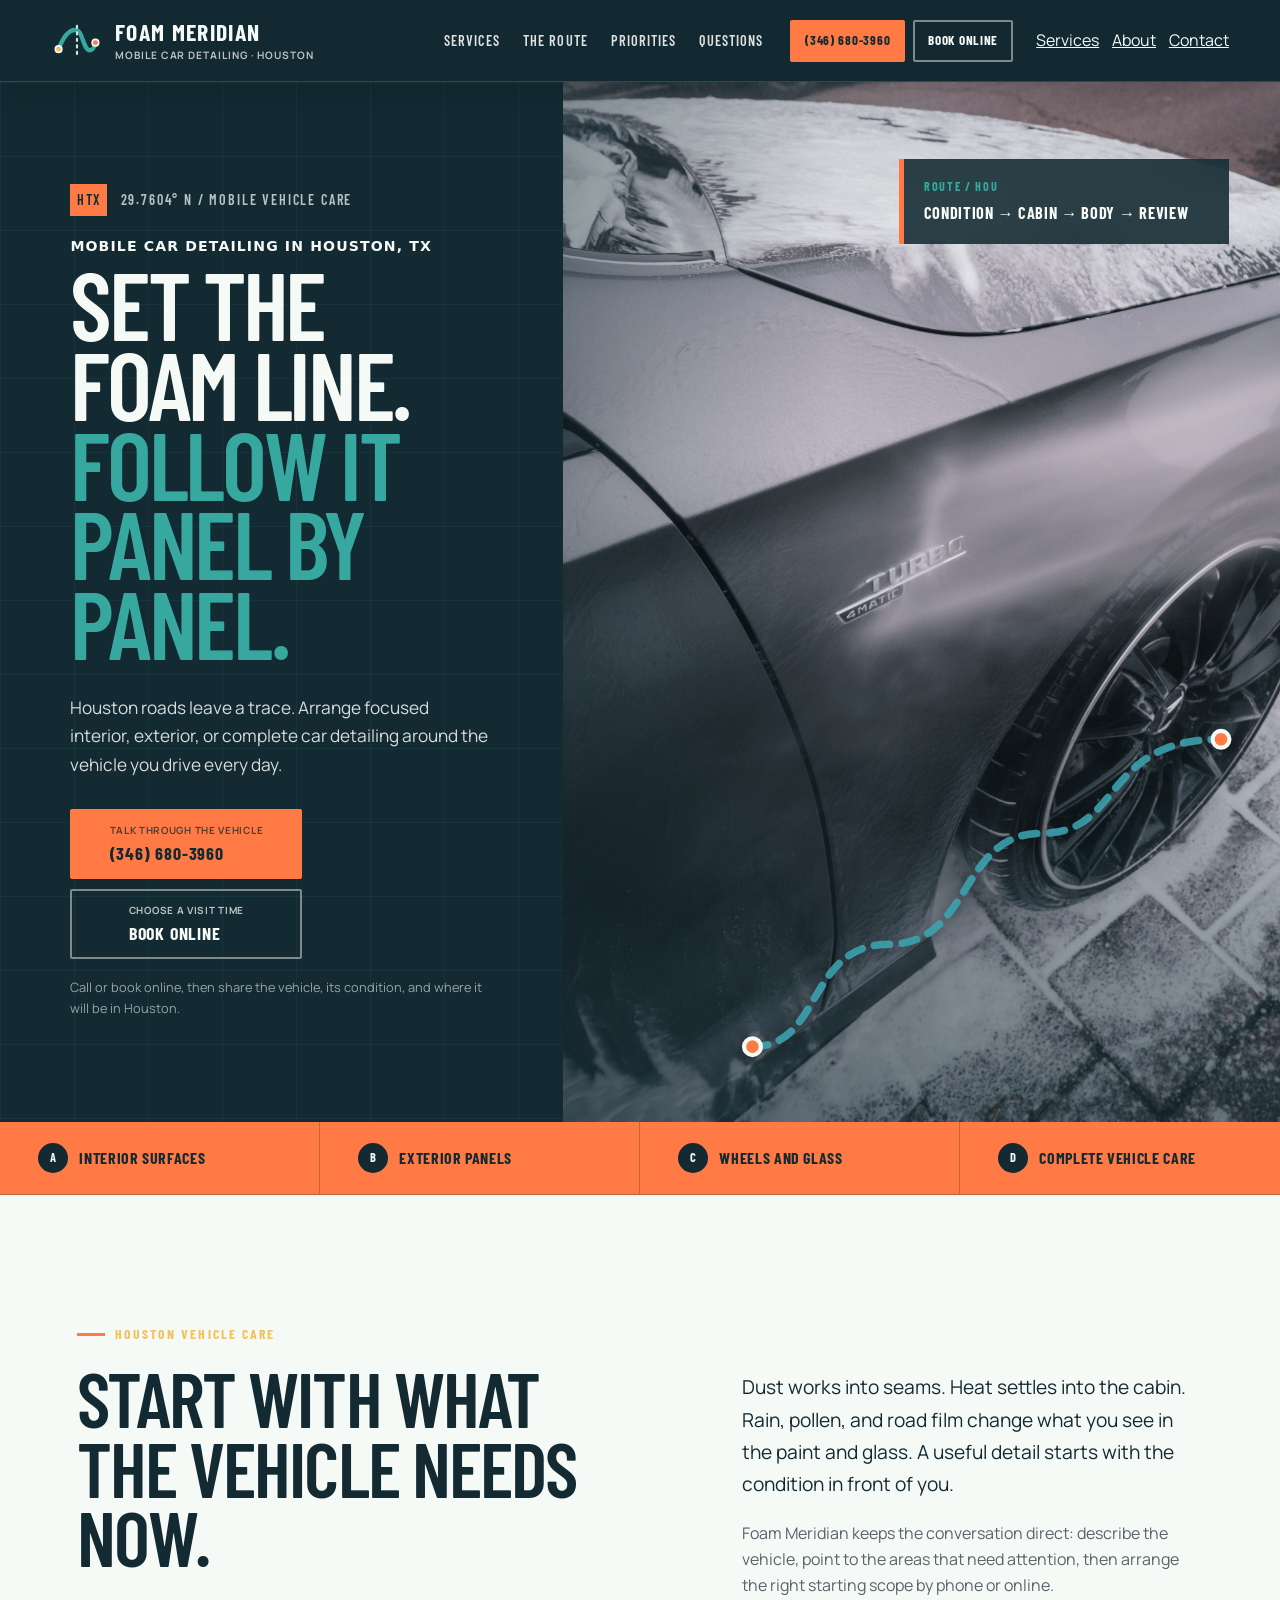
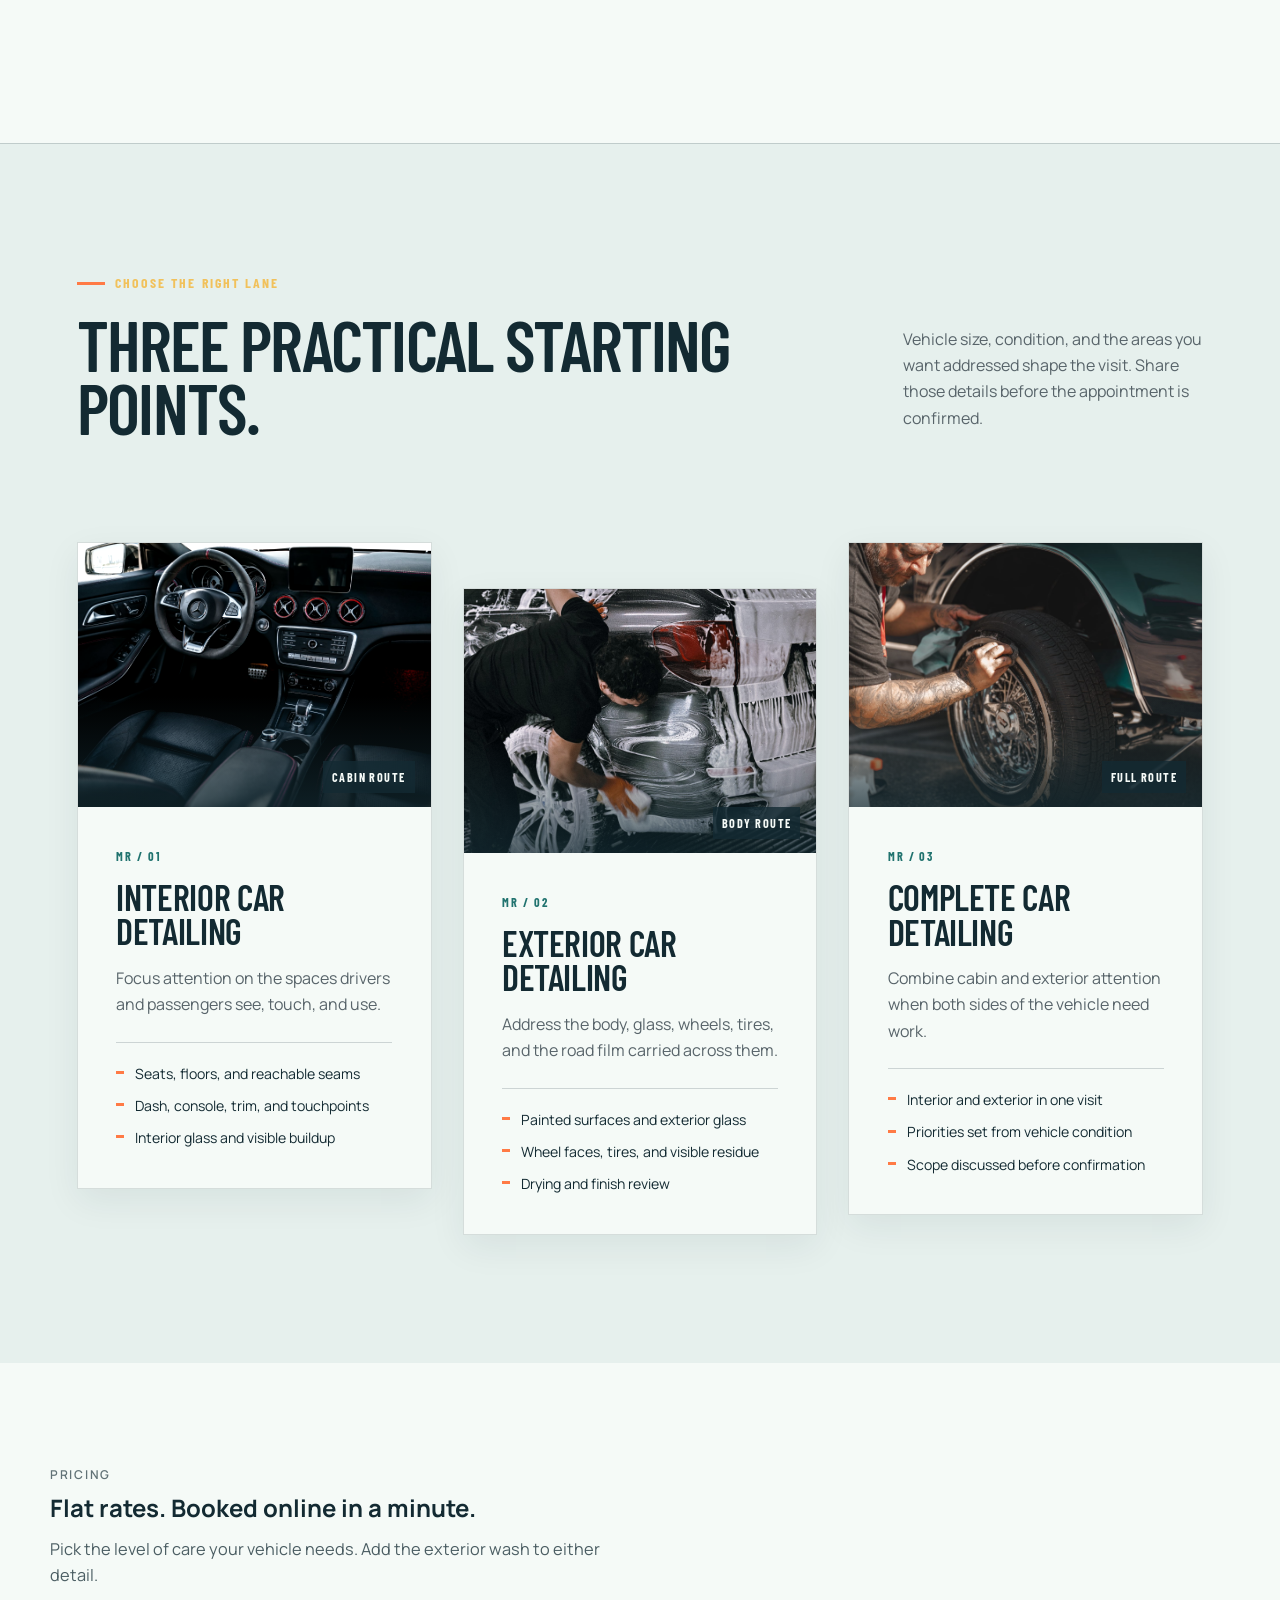
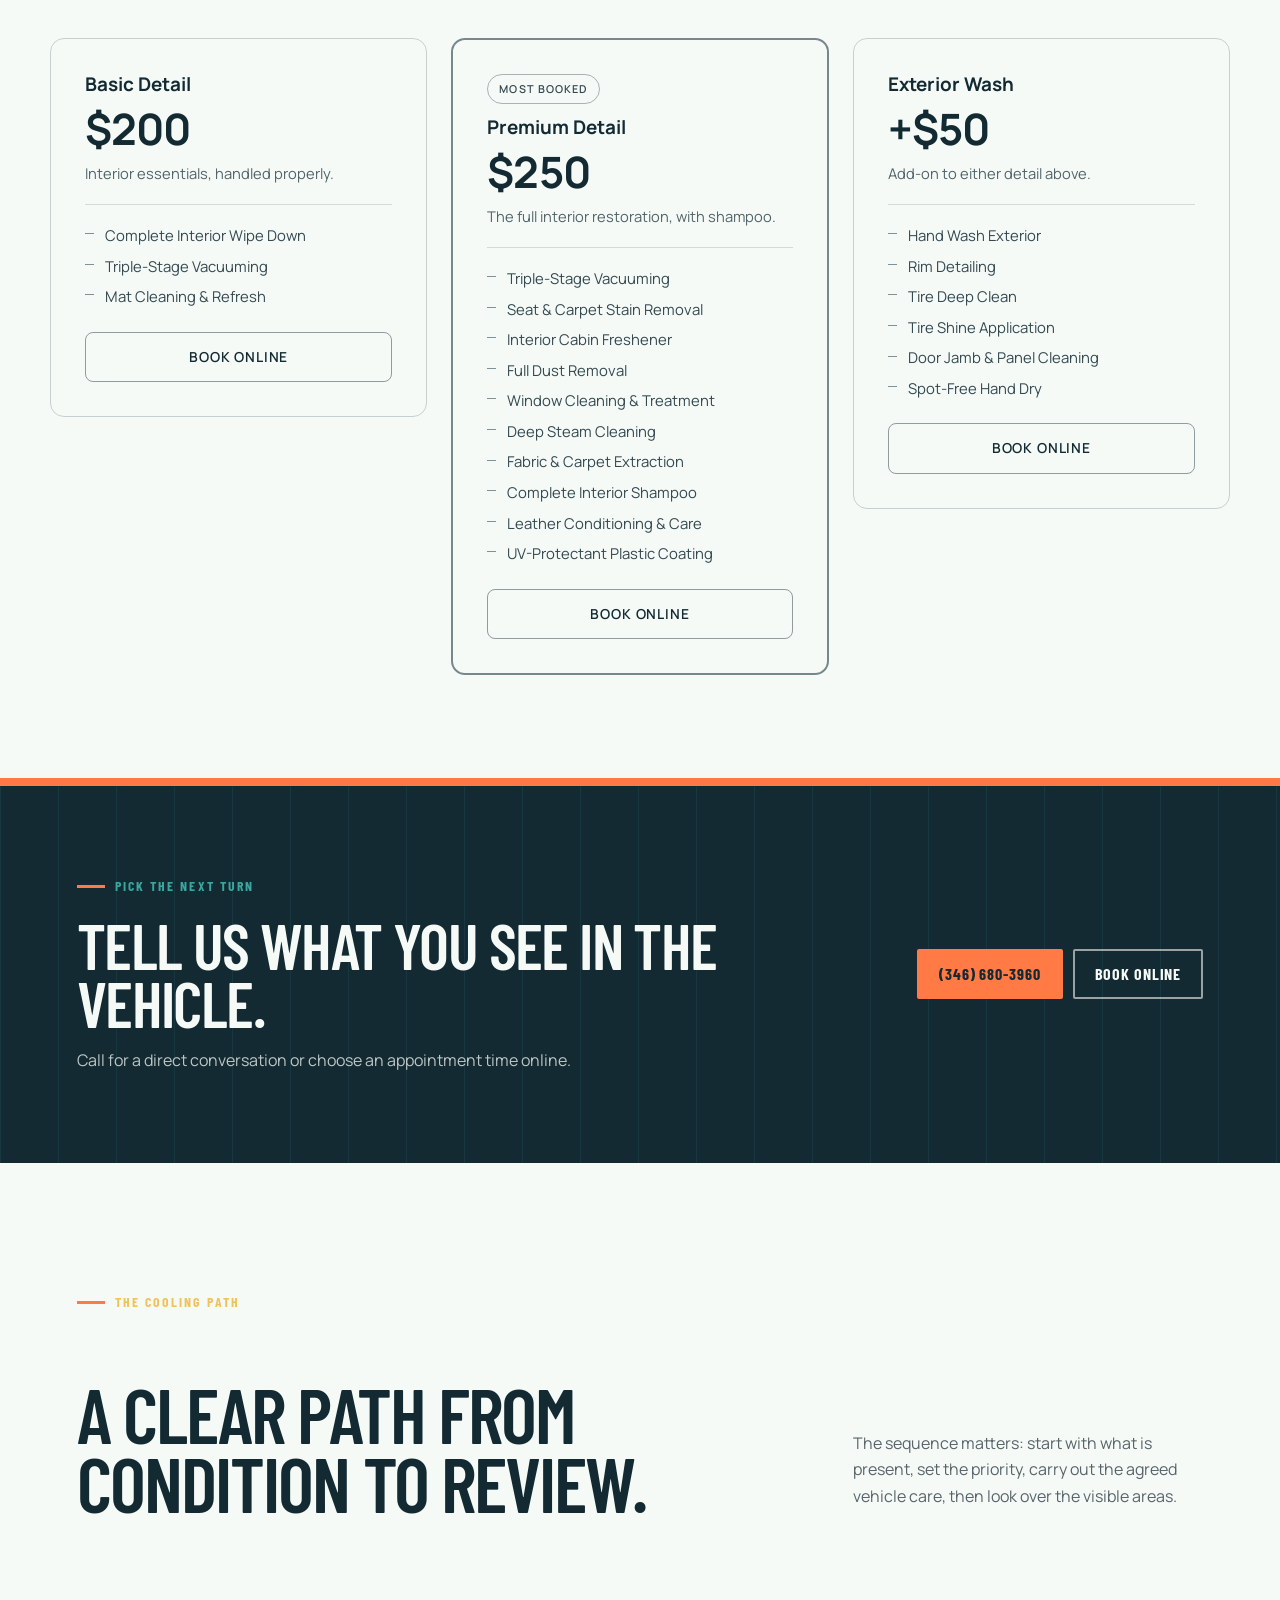
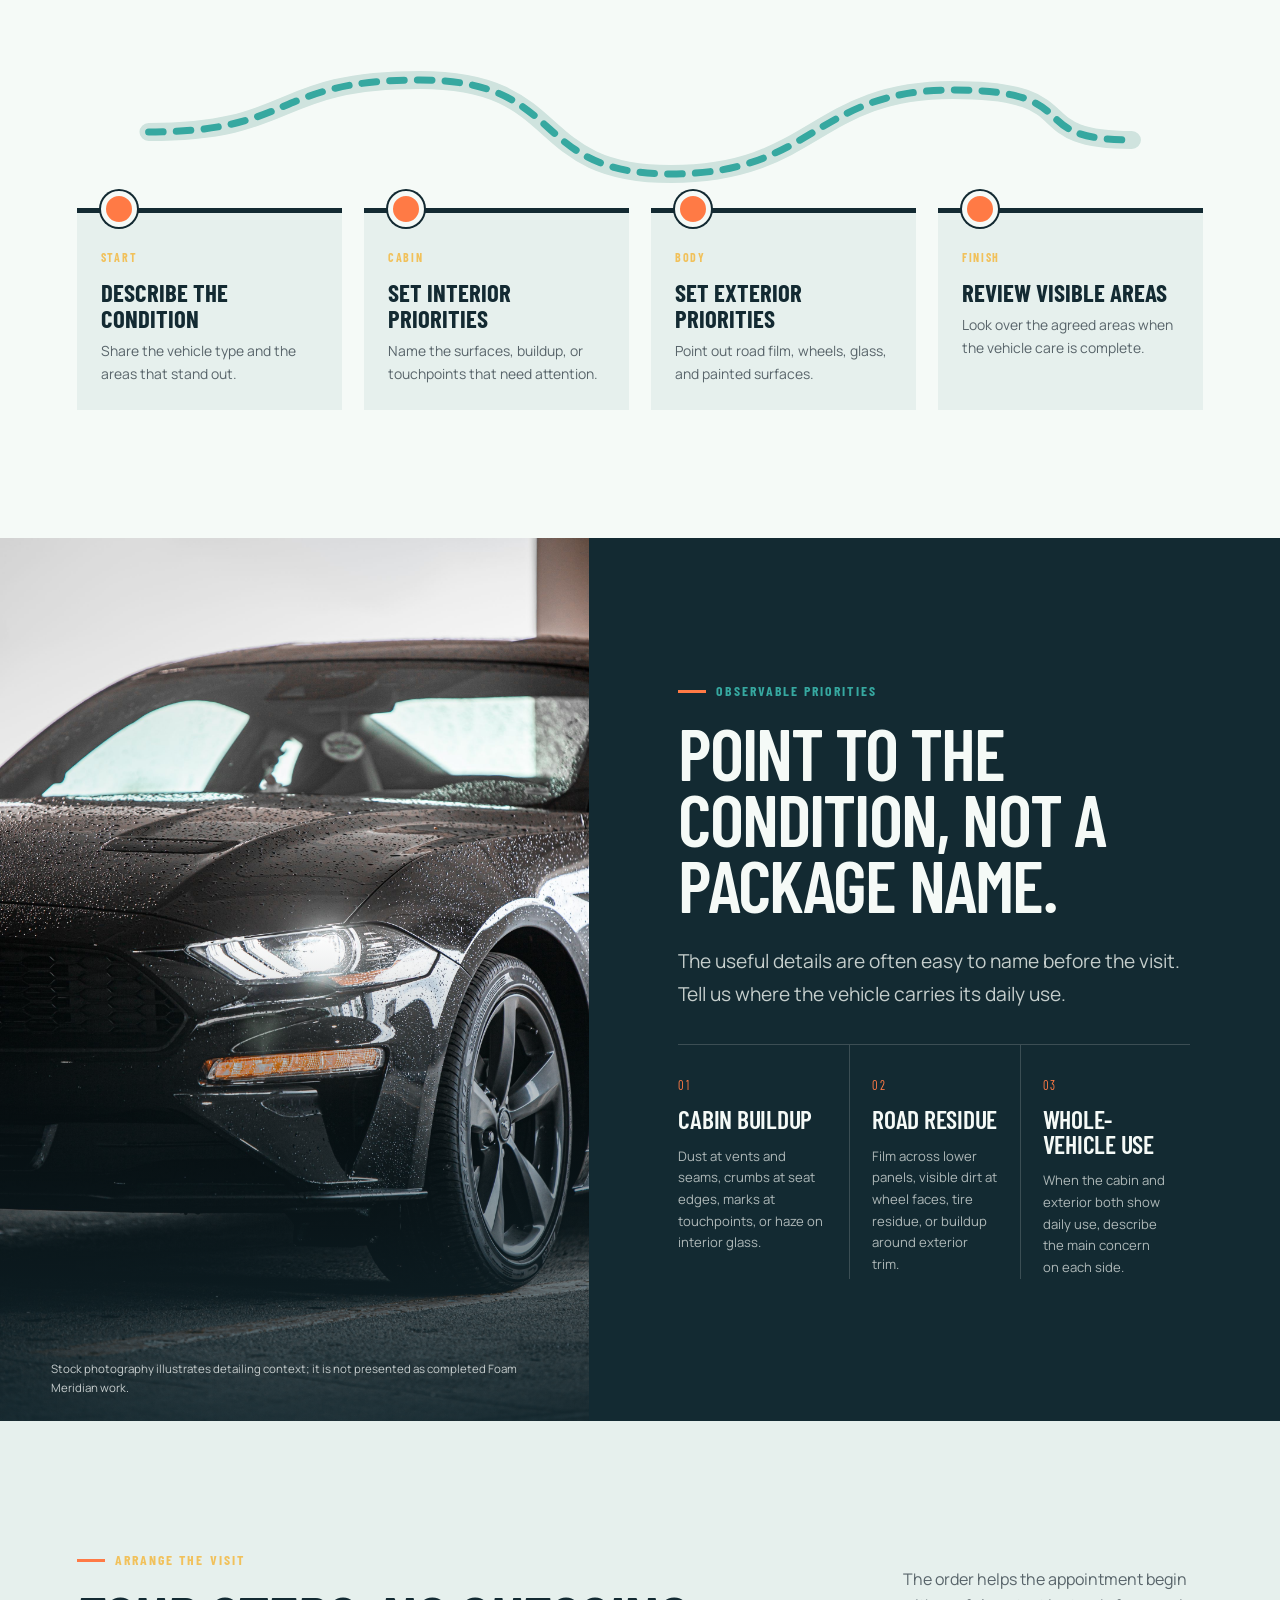
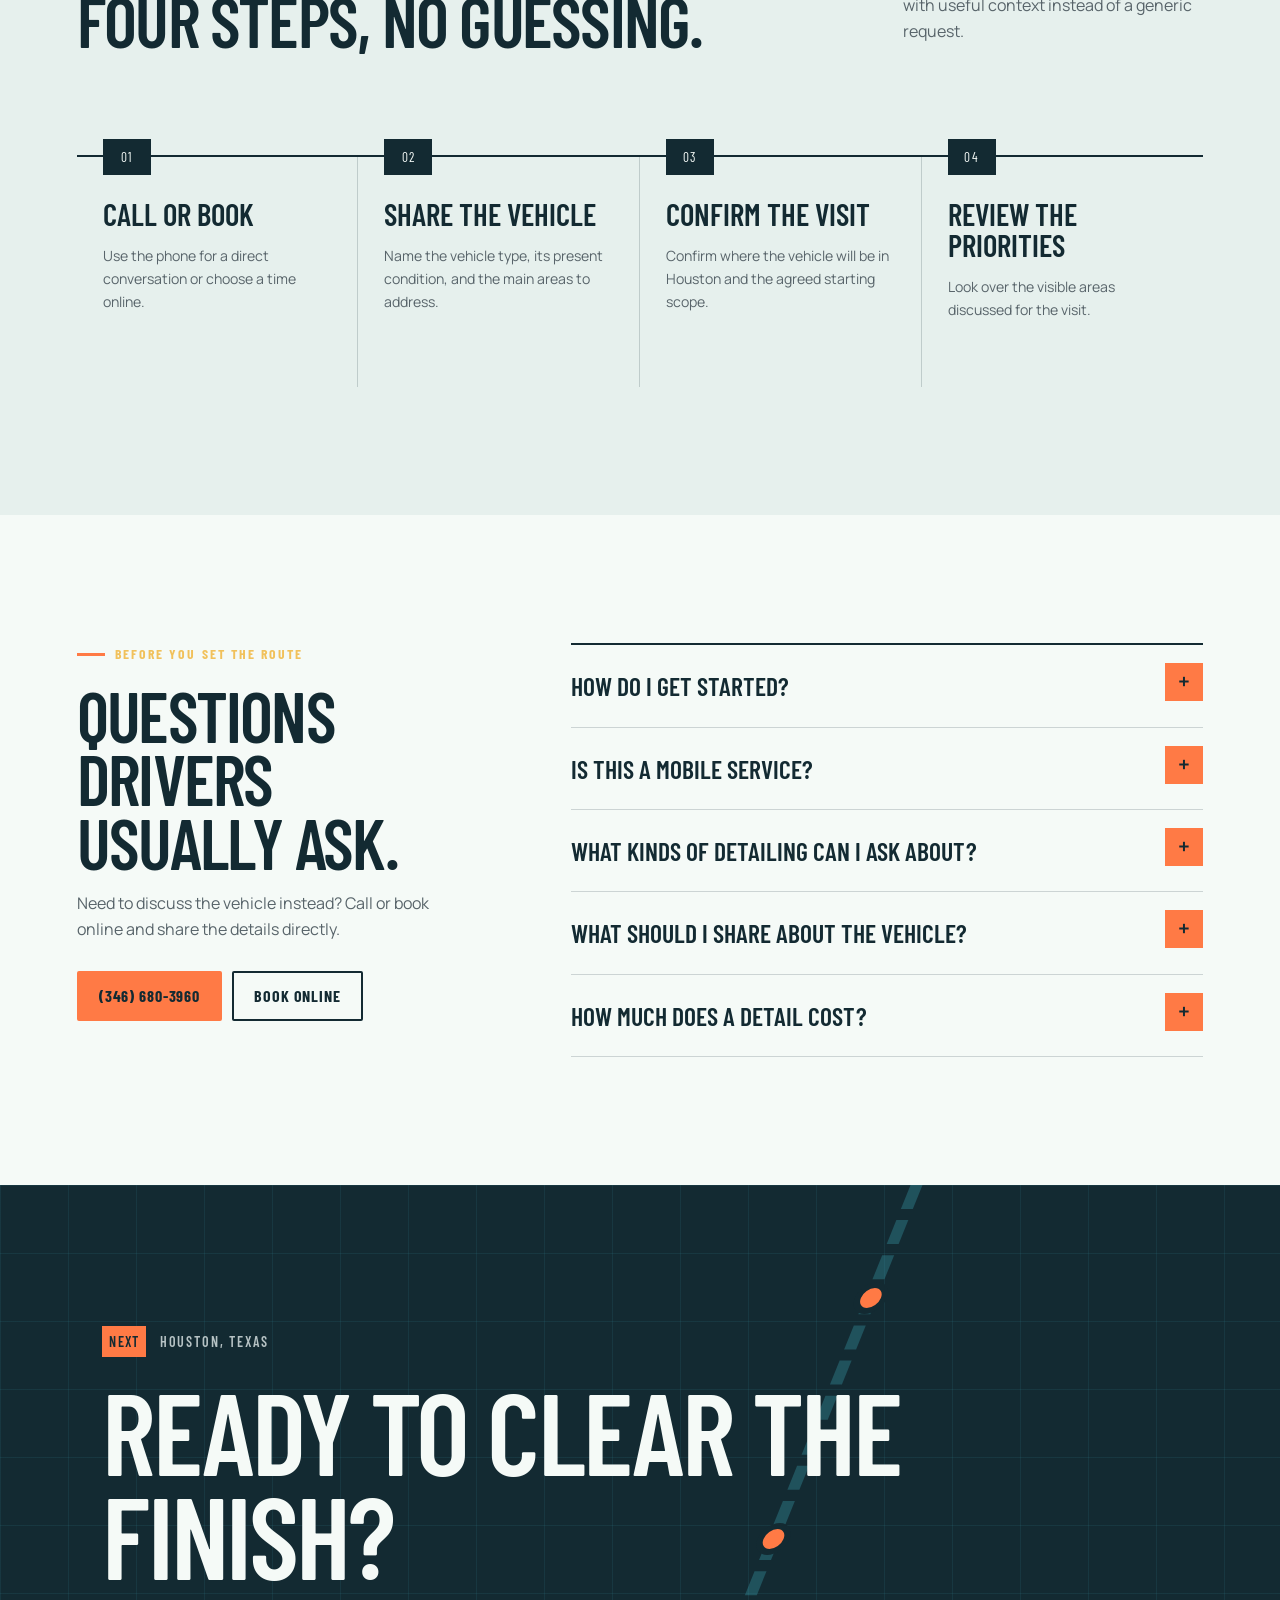
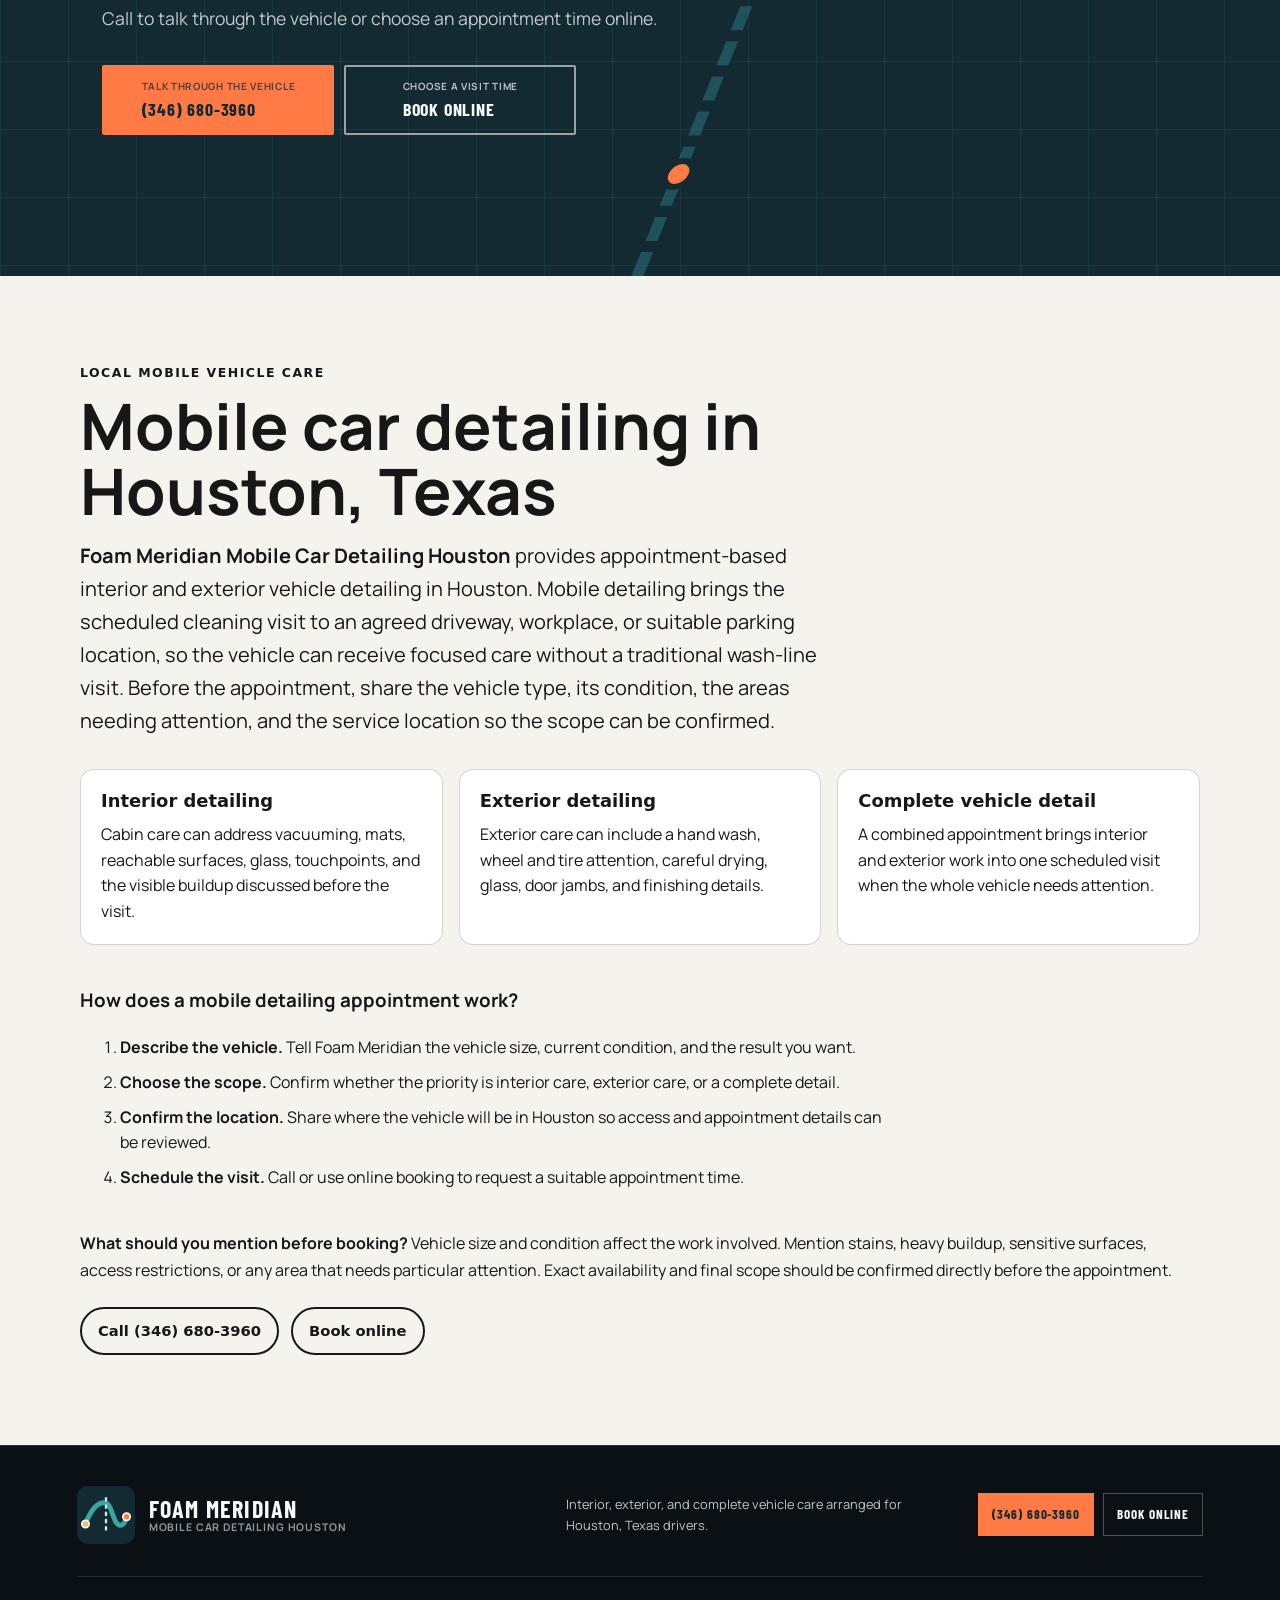
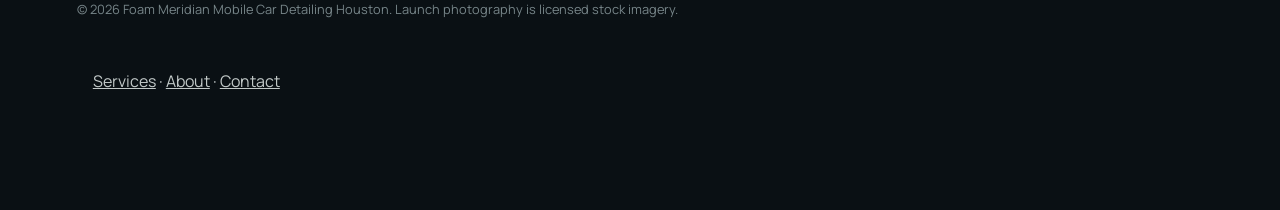
<file: index.html>
<!doctype html>
<html lang="en">
<head>
  <meta charset="utf-8">
  <meta name="viewport" content="width=device-width, initial-scale=1">
  <title>Mobile Car Detailing in Houston, TX | Foam Meridian</title>
  <meta name="theme-color" content="#191b1d">
  <link rel="canonical" href="https://foammeridian.shop/">
  <link rel="icon" href="/assets/favicon.svg" type="image/svg+xml">
  <link rel="preconnect" href="https://fonts.googleapis.com">
  <link rel="preconnect" href="https://fonts.gstatic.com" crossorigin>
  <link href="https://fonts.googleapis.com/css2?family=Barlow+Condensed:wght@500;600;700&family=Manrope:wght@400;500;600;700&display=swap" rel="stylesheet">
  <link rel="preload" href="/assets/hero-route.jpg" as="image">
  <link rel="stylesheet" href="/styles.css">
  <script type="application/ld+json">
{
  "@context": "https://schema.org",
  "@type": "AutomotiveBusiness",
  "name": "Foam Meridian Mobile Car Detailing Houston",
  "url": "https://foammeridian.shop/",
  "telephone": "+1 346-680-3960",
  "address": {
    "@type": "PostalAddress",
    "streetAddress": "541 Westcott St",
    "addressLocality": "Houston",
    "addressRegion": "TX",
    "postalCode": "77007",
    "addressCountry": "US"
  },
  "description": "Mobile car detailing in Houston, Texas with interior, exterior, and complete vehicle care appointments.",
  "areaServed": {
    "@type": "City",
    "name": "Houston",
    "containedInPlace": {
      "@type": "State",
      "name": "Texas"
    }
  },
  "hasOfferCatalog": {
    "@type": "OfferCatalog",
    "name": "Car detailing services",
    "itemListElement": [
      {
        "@type": "Offer",
        "itemOffered": {
          "@type": "Service",
          "name": "Interior car detailing"
        }
      },
      {
        "@type": "Offer",
        "itemOffered": {
          "@type": "Service",
          "name": "Exterior car detailing"
        }
      },
      {
        "@type": "Offer",
        "itemOffered": {
          "@type": "Service",
          "name": "Complete car detailing"
        }
      }
    ]
  },
  "priceRange": "$200-$250",
  "makesOffer": [
    {
      "@type": "Offer",
      "name": "Basic Detail",
      "price": "200",
      "priceCurrency": "USD",
      "availability": "https://schema.org/InStock",
      "itemOffered": {
        "@type": "Service",
        "name": "Basic Detail",
        "description": "Interior essentials: complete interior wipe down, triple-stage vacuuming, and mat cleaning and refresh."
      }
    },
    {
      "@type": "Offer",
      "name": "Premium Detail",
      "price": "250",
      "priceCurrency": "USD",
      "availability": "https://schema.org/InStock",
      "itemOffered": {
        "@type": "Service",
        "name": "Premium Detail",
        "description": "The full interior restoration, including complete interior shampoo, deep steam cleaning, fabric and carpet extraction, and leather conditioning."
      }
    },
    {
      "@type": "Offer",
      "name": "Exterior Wash",
      "price": "50",
      "priceCurrency": "USD",
      "availability": "https://schema.org/InStock",
      "itemOffered": {
        "@type": "Service",
        "name": "Exterior Wash",
        "description": "Add-on exterior wash: hand wash, rim detailing, tire deep clean and shine, door jamb cleaning, and spot-free hand dry."
      }
    }
  ],
  "@id": "https://foammeridian.shop/#business",
  "geo": {
    "@type": "GeoCoordinates",
    "latitude": 29.766929820613,
    "longitude": -95.421816239996
  },
  "image": "https://foammeridian.shop/assets/hero-route.jpg",
  "contactPoint": {
    "@type": "ContactPoint",
    "telephone": "+1 346-680-3960",
    "contactType": "customer service",
    "areaServed": "US-TX",
    "availableLanguage": "English"
  }
}
    </script>
<!-- SEO-GEO:START -->
  <meta name="description" content="Mobile car detailing in Houston, TX from Foam Meridian, with interior cleaning, exterior hand washing, and complete details. Call or book online.">
  <meta name="robots" content="index, follow, max-image-preview:large, max-snippet:-1, max-video-preview:-1">
  <meta property="og:locale" content="en_US">
  <meta property="og:type" content="website">
  <meta property="og:site_name" content="Foam Meridian">
  <meta property="og:title" content="Mobile Car Detailing in Houston, TX | Foam Meridian">
  <meta property="og:description" content="Mobile car detailing in Houston, TX from Foam Meridian, with interior cleaning, exterior hand washing, and complete details. Call or book online.">
  <meta property="og:url" content="https://foammeridian.shop/">
  <meta property="og:image" content="https://foammeridian.shop/assets/hero-route.jpg">
  <meta name="twitter:image" content="https://foammeridian.shop/assets/hero-route.jpg">
  <meta name="twitter:card" content="summary_large_image">
  <meta name="twitter:title" content="Mobile Car Detailing in Houston, TX | Foam Meridian">
  <meta name="twitter:description" content="Mobile car detailing in Houston, TX from Foam Meridian, with interior cleaning, exterior hand washing, and complete details. Call or book online.">
  <style id="seo-geo-styles">
    .seo-local-intent { display:block; margin:0 0 .55rem; font:700 clamp(.78rem,1.1vw,.95rem)/1.2 system-ui,sans-serif; letter-spacing:.08em; text-transform:uppercase; }
    .seo-geo-section { background:#f5f3ed; color:#171717; padding:clamp(3.5rem,7vw,6.5rem) clamp(1.25rem,5vw,5rem); }
    .seo-geo-inner { width:min(1120px,100%); margin:0 auto; }
    .seo-geo-kicker { margin:0 0 .75rem; font:700 .78rem/1.2 system-ui,sans-serif; letter-spacing:.12em; text-transform:uppercase; }
    .seo-geo-section h2 { max-width:22ch; margin:0 0 1rem; color:inherit; font-size:clamp(2rem,5vw,4rem); line-height:1.02; }
    .seo-geo-answer { max-width:760px; margin:0 0 2rem; font-size:clamp(1.05rem,2vw,1.25rem); line-height:1.65; }
    .seo-geo-grid { display:grid; grid-template-columns:repeat(3,minmax(0,1fr)); gap:1rem; margin:2rem 0; }
    .seo-geo-card { border:1px solid rgba(23,23,23,.18); border-radius:14px; padding:1.25rem; background:#fff; }
    .seo-geo-card h3 { margin:0 0 .6rem; color:inherit; font:700 1.12rem/1.25 system-ui,sans-serif; }
    .seo-geo-card p { margin:0; line-height:1.6; }
    .seo-geo-steps { max-width:820px; margin:2.5rem 0; }
    .seo-geo-steps li { margin:.65rem 0; line-height:1.55; }
    .seo-geo-actions { display:flex; flex-wrap:wrap; gap:.75rem; margin-top:1.5rem; }
    .seo-geo-action { display:inline-flex; align-items:center; min-height:48px; padding:.75rem 1rem; border:2px solid currentColor; border-radius:999px; color:inherit; font:700 .92rem/1 system-ui,sans-serif; text-decoration:none; }
    @media (max-width:760px) { .seo-geo-grid { grid-template-columns:1fr; } }
  </style>
<!-- SEO-GEO:END -->
  <script id="seo-geo-entity-schema" type="application/ld+json">
{
  "@context": "https://schema.org",
  "@graph": [
    {
      "@type": "WebSite",
      "@id": "https://foammeridian.shop/#website",
      "url": "https://foammeridian.shop/",
      "name": "Foam Meridian Mobile Car Detailing Houston",
      "inLanguage": "en-US",
      "publisher": {
        "@id": "https://foammeridian.shop/#business"
      }
    },
    {
      "@type": "Service",
      "@id": "https://foammeridian.shop/#mobile-car-detailing",
      "name": "Mobile Car Detailing in Houston, Texas",
      "serviceType": "Mobile car detailing",
      "provider": {
        "@id": "https://foammeridian.shop/#business"
      },
      "areaServed": {
        "@type": "City",
        "name": "Houston",
        "containedInPlace": {
          "@type": "State",
          "name": "Texas"
        }
      },
      "url": "https://foammeridian.shop/#services"
    }
  ]
}
  </script>
<style id="SEO-NEXT-NAV-CSS">.seo-next-nav{display:flex;gap:.8rem;flex-wrap:wrap}.seo-next-footer-nav{padding:1rem}.seo-next-footer-nav a{color:inherit}</style></head>
<body>
  <a class="skip-link" href="#main">Skip to content</a>

  <header class="site-header" data-header>
    <a class="brand" href="#top" aria-label="Foam Meridian home">
      <img src="/assets/logo.svg" width="52" height="52" alt="">
      <span class="brand-words">
        <strong>Foam Meridian</strong>
        <small>Mobile Car Detailing · Houston</small>
      </span>
    </a>

    <button class="menu-toggle" type="button" aria-expanded="false" aria-controls="site-nav">
      <span class="sr-only">Open menu</span>
      <i></i><i></i><i></i>
    </button>

    <nav class="site-nav" id="site-nav" aria-label="Primary navigation">
      <a href="#services">Services</a>
      <a href="#route">The route</a>
      <a href="#priorities">Priorities</a>
      <a href="#questions">Questions</a>
      <div class="nav-actions">
        <a class="button button-call button-small" href="tel:+13466803960">(346) 680-3960</a>
        <a class="button button-book button-small" href="https://cal.com/sumitdatta/auto-detail-service">Book online</a>
      </div>
    <!-- SEO-NEXT-NAV:START --><div class="seo-next-nav" aria-label="Expanded site pages"><a href="/services/">Services</a><a href="/about/">About</a><a href="/contact/">Contact</a></div><!-- SEO-NEXT-NAV:END --></nav>
  </header>

  <main id="main">
    <section class="hero" id="top">
      <div class="hero-copy">
        <p class="coordinate"><span>HTX</span> 29.7604° N / Mobile vehicle care</p>
        <h1><span class="seo-local-intent" data-seo-local-intent>Mobile Car Detailing in Houston, TX</span>Set the foam line. <em>Follow it panel by panel.</em></h1>
        <p class="hero-lede">Houston roads leave a trace. Arrange focused interior, exterior, or complete car detailing around the vehicle you drive every day.</p>
        <div class="action-pair hero-actions">
          <a class="button button-call button-large" href="tel:+13466803960">
            <span>Talk through the vehicle</span>
            <strong>(346) 680-3960</strong>
          </a>
          <a class="button button-book button-large" href="https://cal.com/sumitdatta/auto-detail-service">
            <span>Choose a visit time</span>
            <strong>Book online</strong>
          </a>
        </div>
        <p class="microcopy">Call or book online, then share the vehicle, its condition, and where it will be in Houston.</p>
      </div>

      <div class="hero-image" role="img" aria-label="A vehicle covered in foam during an exterior wash">
        <div class="hero-image-scrim"></div>
        <div class="hero-map-card" aria-hidden="true">
          <span>ROUTE / HOU</span>
          <strong>Condition → Cabin → Body → Review</strong>
        </div>
        <svg class="hero-route-line" viewBox="0 0 700 560" aria-hidden="true">
          <path d="M72 470 C156 470 136 348 235 348 S318 216 416 216 S487 104 630 104"/>
          <circle cx="72" cy="470" r="10"/>
          <circle cx="630" cy="104" r="10"/>
        </svg>
      </div>
    </section>

    <section class="road-strip" aria-label="Service focus">
      <p><span>A</span> Interior surfaces</p>
      <p><span>B</span> Exterior panels</p>
      <p><span>C</span> Wheels and glass</p>
      <p><span>D</span> Complete vehicle care</p>
    </section>

    <section class="section intro" aria-labelledby="intro-title">
      <div class="section-label">Houston vehicle care</div>
      <div class="intro-grid">
        <h2 id="intro-title">Start with what the vehicle needs now.</h2>
        <div class="intro-copy">
          <p class="lead">Dust works into seams. Heat settles into the cabin. Rain, pollen, and road film change what you see in the paint and glass. A useful detail starts with the condition in front of you.</p>
          <p>Foam Meridian keeps the conversation direct: describe the vehicle, point to the areas that need attention, then arrange the right starting scope by phone or online.</p>
        </div>
      </div>
    </section>

    <section class="section services" id="services" aria-labelledby="services-title">
      <div class="section-heading">
        <div>
          <p class="section-kicker">Choose the right lane</p>
          <h2 id="services-title">Three practical starting points.</h2>
        </div>
        <p>Vehicle size, condition, and the areas you want addressed shape the visit. Share those details before the appointment is confirmed.</p>
      </div>

      <div class="service-grid">
        <article class="service-card">
          <div class="service-photo">
            <img src="/assets/service-interior.jpg" alt="A vehicle interior receiving careful surface cleaning" loading="lazy">
            <span>Cabin route</span>
          </div>
          <div class="service-content">
            <p class="service-code">MR / 01</p>
            <h3>Interior car detailing</h3>
            <p>Focus attention on the spaces drivers and passengers see, touch, and use.</p>
            <ul>
              <li>Seats, floors, and reachable seams</li>
              <li>Dash, console, trim, and touchpoints</li>
              <li>Interior glass and visible buildup</li>
            </ul>
          </div>
        </article>

        <article class="service-card service-card-offset">
          <div class="service-photo">
            <img src="/assets/service-foam.jpg" alt="A dark car covered with wash foam" loading="lazy">
            <span>Body route</span>
          </div>
          <div class="service-content">
            <p class="service-code">MR / 02</p>
            <h3>Exterior car detailing</h3>
            <p>Address the body, glass, wheels, tires, and the road film carried across them.</p>
            <ul>
              <li>Painted surfaces and exterior glass</li>
              <li>Wheel faces, tires, and visible residue</li>
              <li>Drying and finish review</li>
            </ul>
          </div>
        </article>

        <article class="service-card">
          <div class="service-photo">
            <img src="/assets/service-wheel.jpg" alt="A vehicle wheel covered with cleaning foam" loading="lazy">
            <span>Full route</span>
          </div>
          <div class="service-content">
            <p class="service-code">MR / 03</p>
            <h3>Complete car detailing</h3>
            <p>Combine cabin and exterior attention when both sides of the vehicle need work.</p>
            <ul>
              <li>Interior and exterior in one visit</li>
              <li>Priorities set from vehicle condition</li>
              <li>Scope discussed before confirmation</li>
            </ul>
          </div>
        </article>
      </div>
    </section>

    <section class="rates" id="pricing" aria-labelledby="pricing-title">
      <div class="rates-shell">
        <div class="rates-head">
          <p class="rates-eyebrow">Pricing</p>
          <h2 id="pricing-title">Flat rates. Booked online in a minute.</h2>
          <p class="rates-intro">Pick the level of care your vehicle needs. Add the exterior wash to either detail.</p>
        </div>

        <div class="rate-grid">
          <article class="rate-card">
            <h3>Basic Detail</h3>
            <p class="rate-figure">$200</p>
            <p class="rate-note">Interior essentials, handled properly.</p>
            <ul class="rate-list">
              <li>Complete Interior Wipe Down</li>
              <li>Triple-Stage Vacuuming</li>
              <li>Mat Cleaning &amp; Refresh</li>
            </ul>
            <a class="rate-cta" href="https://cal.com/sumitdatta/auto-detail-service" target="_blank" rel="noopener">Book Online</a>
          </article>
          <article class="rate-card rate-card-featured">
            <span class="rate-badge">Most booked</span>
            <h3>Premium Detail</h3>
            <p class="rate-figure">$250</p>
            <p class="rate-note">The full interior restoration, with shampoo.</p>
            <ul class="rate-list">
              <li>Triple-Stage Vacuuming</li>
              <li>Seat &amp; Carpet Stain Removal</li>
              <li>Interior Cabin Freshener</li>
              <li>Full Dust Removal</li>
              <li>Window Cleaning &amp; Treatment</li>
              <li>Deep Steam Cleaning</li>
              <li>Fabric &amp; Carpet Extraction</li>
              <li>Complete Interior Shampoo</li>
              <li>Leather Conditioning &amp; Care</li>
              <li>UV-Protectant Plastic Coating</li>
            </ul>
            <a class="rate-cta" href="https://cal.com/sumitdatta/auto-detail-service" target="_blank" rel="noopener">Book Online</a>
          </article>
          <article class="rate-card">
            <h3>Exterior Wash</h3>
            <p class="rate-figure">+$50</p>
            <p class="rate-note">Add-on to either detail above.</p>
            <ul class="rate-list">
              <li>Hand Wash Exterior</li>
              <li>Rim Detailing</li>
              <li>Tire Deep Clean</li>
              <li>Tire Shine Application</li>
              <li>Door Jamb &amp; Panel Cleaning</li>
              <li>Spot-Free Hand Dry</li>
            </ul>
            <a class="rate-cta" href="https://cal.com/sumitdatta/auto-detail-service" target="_blank" rel="noopener">Book Online</a>
          </article>
        </div>
      </div>
    </section>


    <section class="route-callout" aria-label="Contact Foam Meridian">
      <div>
        <p class="section-kicker">Pick the next turn</p>
        <h2>Tell us what you see in the vehicle.</h2>
        <p>Call for a direct conversation or choose an appointment time online.</p>
      </div>
      <div class="action-pair">
        <a class="button button-call" href="tel:+13466803960">(346) 680-3960</a>
        <a class="button button-book button-book-light" href="https://cal.com/sumitdatta/auto-detail-service">Book online</a>
      </div>
    </section>

    <section class="section route-section" id="route" aria-labelledby="route-title">
      <div class="route-intro">
        <p class="section-kicker">The cooling path</p>
        <h2 id="route-title">A clear path from condition to review.</h2>
        <p>The sequence matters: start with what is present, set the priority, carry out the agreed vehicle care, then look over the visible areas.</p>
      </div>

      <div class="route-map">
        <svg viewBox="0 0 1100 190" preserveAspectRatio="none" aria-hidden="true">
          <path class="route-base" d="M70 100 C215 100 190 48 335 48 S440 142 580 142 S720 58 855 58 S920 108 1030 108"/>
          <path class="route-progress" d="M70 100 C215 100 190 48 335 48 S440 142 580 142 S720 58 855 58 S920 108 1030 108"/>
        </svg>
        <ol class="waypoints">
          <li>
            <span>Start</span>
            <strong>Describe the condition</strong>
            <p>Share the vehicle type and the areas that stand out.</p>
          </li>
          <li>
            <span>Cabin</span>
            <strong>Set interior priorities</strong>
            <p>Name the surfaces, buildup, or touchpoints that need attention.</p>
          </li>
          <li>
            <span>Body</span>
            <strong>Set exterior priorities</strong>
            <p>Point out road film, wheels, glass, and painted surfaces.</p>
          </li>
          <li>
            <span>Finish</span>
            <strong>Review visible areas</strong>
            <p>Look over the agreed areas when the vehicle care is complete.</p>
          </li>
        </ol>
      </div>
    </section>

    <section class="priorities" id="priorities" aria-labelledby="priorities-title">
      <div class="priority-image">
        <img src="/assets/detail-wet-paint.jpg" alt="Water droplets reflecting light on dark vehicle paint" loading="lazy">
        <p>Stock photography illustrates detailing context; it is not presented as completed Foam Meridian work.</p>
      </div>
      <div class="priority-copy">
        <p class="section-kicker">Observable priorities</p>
        <h2 id="priorities-title">Point to the condition, not a package name.</h2>
        <p class="lead">The useful details are often easy to name before the visit. Tell us where the vehicle carries its daily use.</p>
        <div class="priority-list">
          <article>
            <span>01</span>
            <h3>Cabin buildup</h3>
            <p>Dust at vents and seams, crumbs at seat edges, marks at touchpoints, or haze on interior glass.</p>
          </article>
          <article>
            <span>02</span>
            <h3>Road residue</h3>
            <p>Film across lower panels, visible dirt at wheel faces, tire residue, or buildup around exterior trim.</p>
          </article>
          <article>
            <span>03</span>
            <h3>Whole-vehicle use</h3>
            <p>When the cabin and exterior both show daily use, describe the main concern on each side.</p>
          </article>
        </div>
      </div>
    </section>

    <section class="section process" aria-labelledby="process-title">
      <div class="section-heading">
        <div>
          <p class="section-kicker">Arrange the visit</p>
          <h2 id="process-title">Four steps, no guessing.</h2>
        </div>
        <p>The order helps the appointment begin with useful context instead of a generic request.</p>
      </div>
      <ol class="process-grid">
        <li><span>Call or book</span><p>Use the phone for a direct conversation or choose a time online.</p></li>
        <li><span>Share the vehicle</span><p>Name the vehicle type, its present condition, and the main areas to address.</p></li>
        <li><span>Confirm the visit</span><p>Confirm where the vehicle will be in Houston and the agreed starting scope.</p></li>
        <li><span>Review the priorities</span><p>Look over the visible areas discussed for the visit.</p></li>
      </ol>
    </section>

    <section class="section questions" id="questions" aria-labelledby="questions-title">
      <div class="questions-intro">
        <p class="section-kicker">Before you set the route</p>
        <h2 id="questions-title">Questions drivers usually ask.</h2>
        <p>Need to discuss the vehicle instead? Call or book online and share the details directly.</p>
        <div class="action-pair questions-actions">
          <a class="button button-call" href="tel:+13466803960">(346) 680-3960</a>
          <a class="button button-book button-book-dark" href="https://cal.com/sumitdatta/auto-detail-service">Book online</a>
        </div>
      </div>
      <div class="faq-list">
        <details>
          <summary>How do I get started?</summary>
          <p>Call (346) 680-3960 or book online. Share the vehicle type, its condition, the areas that need attention, and where it will be in Houston.</p>
        </details>
        <details>
          <summary>Is this a mobile service?</summary>
          <p>Yes. Foam Meridian is built around mobile car detailing in Houston. Confirm the location and visit details when you call or book.</p>
        </details>
        <details>
          <summary>What kinds of detailing can I ask about?</summary>
          <p>Start with interior, exterior, or complete car detailing. The vehicle size, condition, and visible priorities help shape the scope.</p>
        </details>
        <details>
          <summary>What should I share about the vehicle?</summary>
          <p>Share the vehicle type, what you can see now, any areas that need focused attention, and where the vehicle will be for the visit.</p>
        </details>
        <details>
          <summary>How much does a detail cost?</summary>
          <p>The Basic Detail is $200 and covers interior essentials. The Premium Detail is $250 and includes a complete interior shampoo. An Exterior Wash can be added to either for $50. Vehicle size and condition can affect the final scope, so confirm the details when you call or book.</p>
        </details>
      </div>
    </section>

    <section class="final-cta" id="contact">
      <div class="final-route-mark" aria-hidden="true">
        <span></span><span></span><span></span>
      </div>
      <p class="coordinate"><span>NEXT</span> Houston, Texas</p>
      <h2>Ready to clear the finish?</h2>
      <p>Call to talk through the vehicle or choose an appointment time online.</p>
      <div class="action-pair final-actions">
        <a class="button button-call button-large" href="tel:+13466803960">
          <span>Talk through the vehicle</span>
          <strong>(346) 680-3960</strong>
        </a>
        <a class="button button-book button-book-light button-large" href="https://cal.com/sumitdatta/auto-detail-service">
          <span>Choose a visit time</span>
          <strong>Book online</strong>
        </a>
      </div>
    </section>
  <!-- SEO-GEO-LOCAL:START -->
    <section class="seo-geo-section" id="local-detailing" aria-labelledby="local-detailing-title">
      <div class="seo-geo-inner">
        <p class="seo-geo-kicker">Local mobile vehicle care</p>
        <h2 id="local-detailing-title">Mobile car detailing in Houston, Texas</h2>
        <p class="seo-geo-answer"><strong>Foam Meridian Mobile Car Detailing Houston</strong> provides appointment-based interior and exterior vehicle detailing in Houston. Mobile detailing brings the scheduled cleaning visit to an agreed driveway, workplace, or suitable parking location, so the vehicle can receive focused care without a traditional wash-line visit. Before the appointment, share the vehicle type, its condition, the areas needing attention, and the service location so the scope can be confirmed.</p>

        <div class="seo-geo-grid" aria-label="Available detailing options">
          <article class="seo-geo-card">
            <h3>Interior detailing</h3>
            <p>Cabin care can address vacuuming, mats, reachable surfaces, glass, touchpoints, and the visible buildup discussed before the visit.</p>
          </article>
          <article class="seo-geo-card">
            <h3>Exterior detailing</h3>
            <p>Exterior care can include a hand wash, wheel and tire attention, careful drying, glass, door jambs, and finishing details.</p>
          </article>
          <article class="seo-geo-card">
            <h3>Complete vehicle detail</h3>
            <p>A combined appointment brings interior and exterior work into one scheduled visit when the whole vehicle needs attention.</p>
          </article>
        </div>

        <div class="seo-geo-steps">
          <h3>How does a mobile detailing appointment work?</h3>
          <ol>
            <li><strong>Describe the vehicle.</strong> Tell Foam Meridian the vehicle size, current condition, and the result you want.</li>
            <li><strong>Choose the scope.</strong> Confirm whether the priority is interior care, exterior care, or a complete detail.</li>
            <li><strong>Confirm the location.</strong> Share where the vehicle will be in Houston so access and appointment details can be reviewed.</li>
            <li><strong>Schedule the visit.</strong> Call or use online booking to request a suitable appointment time.</li>
          </ol>
        </div>

        <p><strong>What should you mention before booking?</strong> Vehicle size and condition affect the work involved. Mention stains, heavy buildup, sensitive surfaces, access restrictions, or any area that needs particular attention. Exact availability and final scope should be confirmed directly before the appointment.</p>
        <div class="seo-geo-actions">
          <a class="seo-geo-action" href="tel:+13466803960">Call (346) 680-3960</a>
          <a class="seo-geo-action" href="https://cal.com/sumitdatta/auto-detail-service" target="_blank" rel="noopener">Book online</a>
        </div>
      </div>
    </section>
<!-- SEO-GEO-LOCAL:END -->
  </main>

  <footer class="site-footer">
    <div class="footer-brand">
      <img src="/assets/logo.svg" width="58" height="58" alt="">
      <div><strong>Foam Meridian</strong><span>Mobile Car Detailing Houston</span></div>
    </div>
    <p>Interior, exterior, and complete vehicle care arranged for Houston, Texas drivers.</p>
    <div class="footer-actions">
      <a href="tel:+13466803960">(346) 680-3960</a>
      <a href="https://cal.com/sumitdatta/auto-detail-service">Book online</a>
    </div>
    <p class="footer-fine">© <span data-year>2026</span> Foam Meridian Mobile Car Detailing Houston. Launch photography is licensed stock imagery.</p>
  <!-- SEO-NEXT-NAV:START --><nav class="seo-next-footer-nav" aria-label="Expanded footer navigation"><a href="/services/">Services</a> · <a href="/about/">About</a> · <a href="/contact/">Contact</a></nav><!-- SEO-NEXT-NAV:END --></footer>

  <div class="mobile-action-bar" aria-label="Contact options">
    <a href="tel:+13466803960"><span>Call</span><strong>(346) 680-3960</strong></a>
    <a href="https://cal.com/sumitdatta/auto-detail-service"><span>Schedule</span><strong>Book online</strong></a>
  </div>

  <script src="/script.js" defer></script>
</body>
</html>
</file>
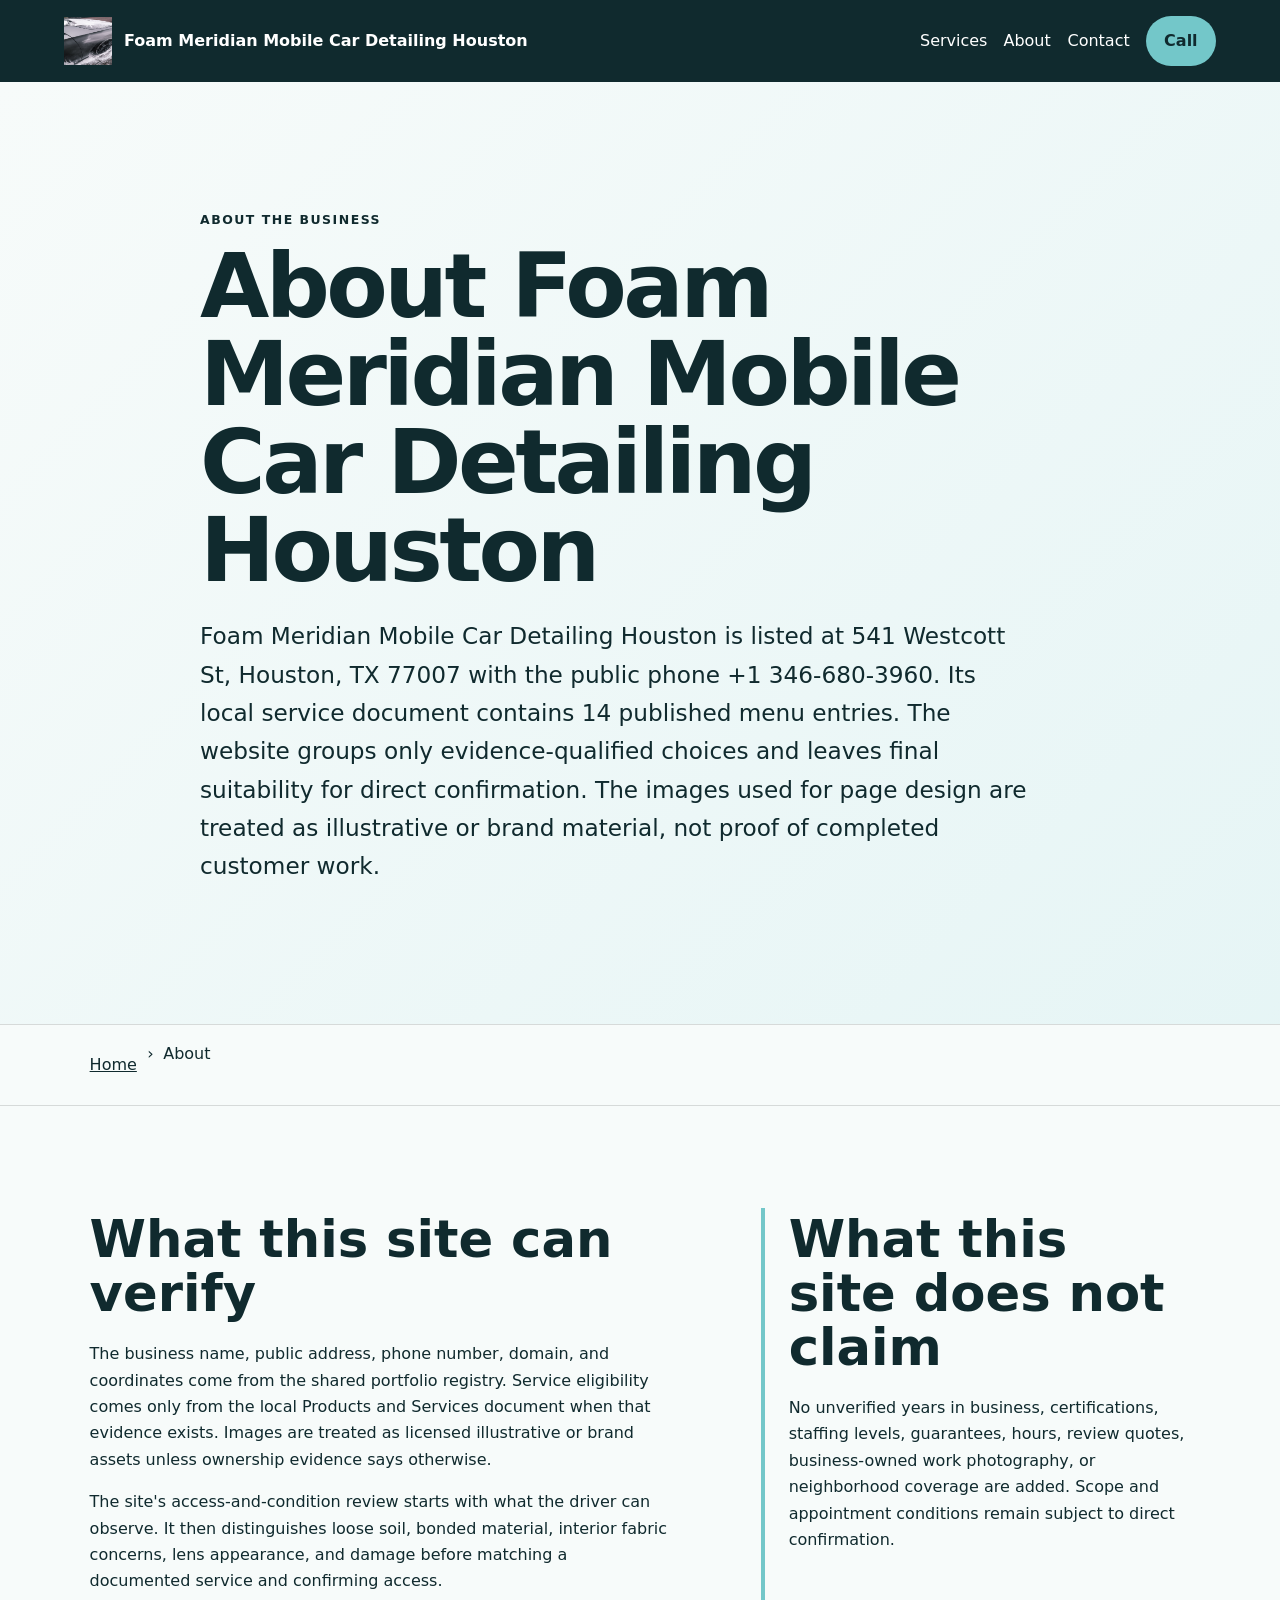
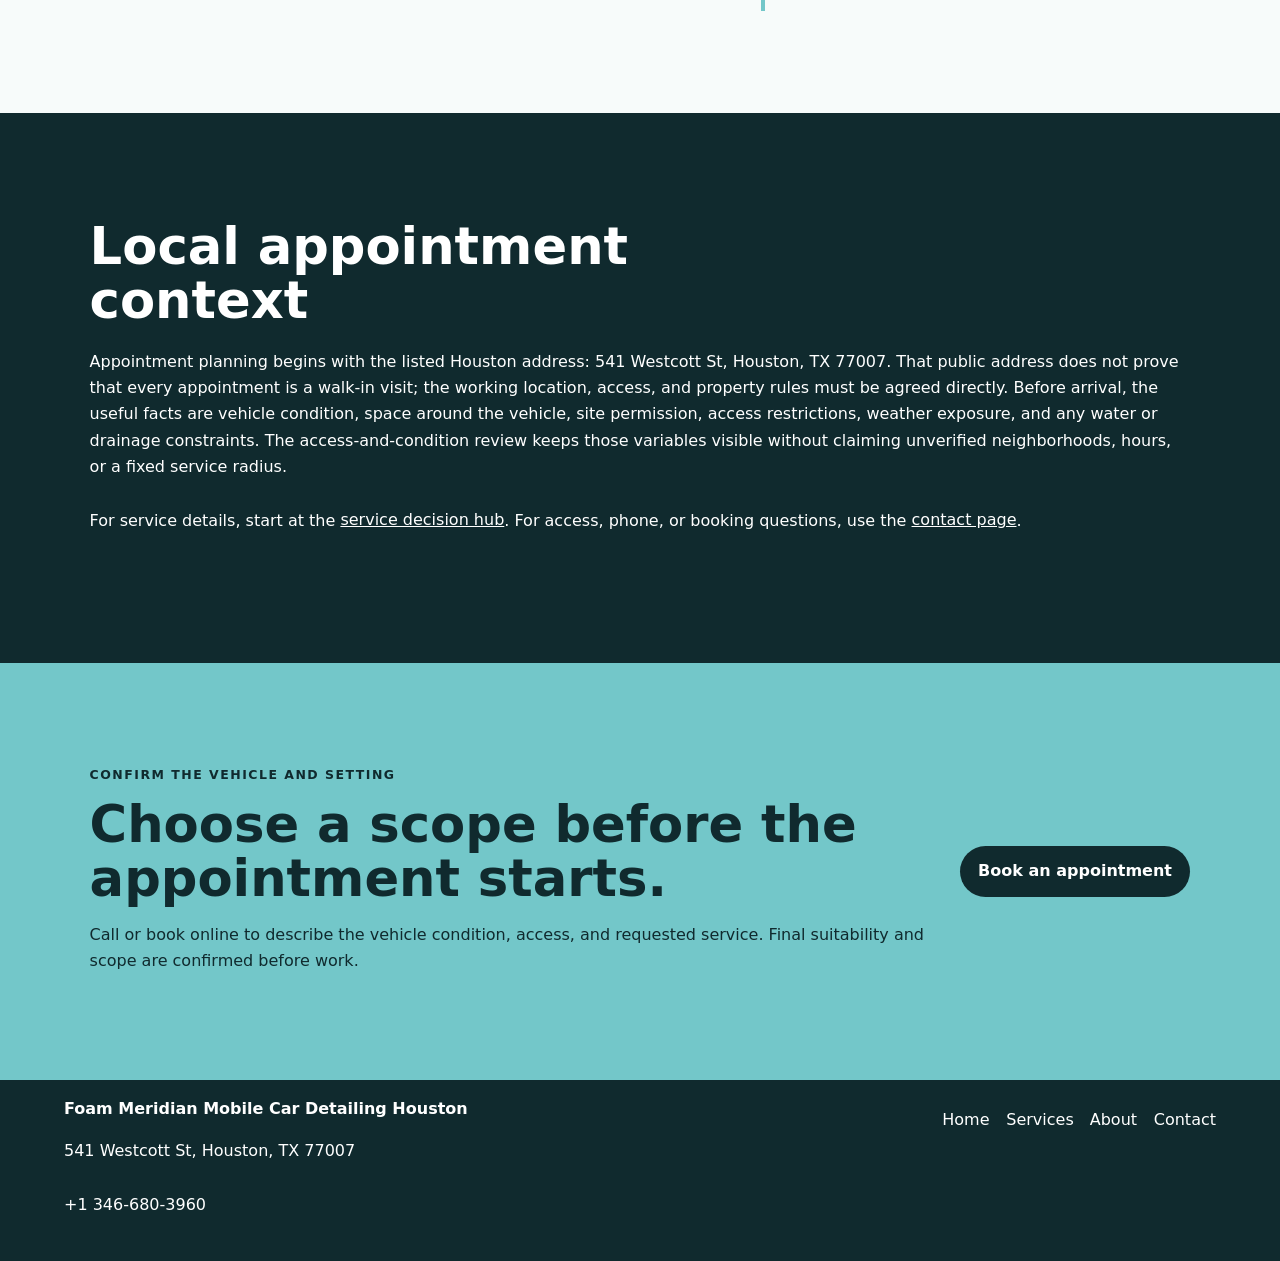
<file: about/index.html>
<!doctype html>
<html lang="en"><head>
  <meta charset="utf-8"><meta name="viewport" content="width=device-width,initial-scale=1">
  <title>About Foam Meridian Mobile Car Detailing Houston | Houston, TX</title>
  <meta name="description" content="Verified identity, evidence boundaries, and appointment-planning approach for Foam Meridian Mobile Car Detailing Houston in Houston, TX.">
  <meta name="robots" content="index, follow, max-image-preview:large, max-snippet:-1">
  <link rel="canonical" href="https://foammeridian.shop/about/">
  <meta property="og:type" content="website"><meta property="og:title" content="About Foam Meridian Mobile Car Detailing Houston | Houston, TX">
  <meta property="og:description" content="Verified identity, evidence boundaries, and appointment-planning approach for Foam Meridian Mobile Car Detailing Houston in Houston, TX."><meta property="og:url" content="https://foammeridian.shop/about/">
  <meta property="og:image" content="https://foammeridian.shop/assets/hero-route.jpg"><meta name="twitter:card" content="summary_large_image">
  <link rel="icon" href="/assets/favicon.svg"><link rel="stylesheet" href="/seo-pages.css"><script type="application/ld+json">{
  "@context": "https://schema.org",
  "@graph": [
    {
      "@type": "BreadcrumbList",
      "@id": "https://foammeridian.shop/about/#breadcrumb",
      "itemListElement": [
        {
          "@type": "ListItem",
          "position": 1,
          "name": "Home",
          "item": "https://foammeridian.shop/"
        },
        {
          "@type": "ListItem",
          "position": 2,
          "name": "About Foam Meridian Mobile Car Detailing Houston | Houston, TX",
          "item": "https://foammeridian.shop/about/"
        }
      ]
    },
    {
      "@type": "WebPage",
      "@id": "https://foammeridian.shop/about/#webpage",
      "url": "https://foammeridian.shop/about/",
      "name": "About Foam Meridian Mobile Car Detailing Houston | Houston, TX",
      "description": "Verified identity, evidence boundaries, and appointment-planning approach for Foam Meridian Mobile Car Detailing Houston in Houston, TX.",
      "breadcrumb": {
        "@id": "https://foammeridian.shop/about/#breadcrumb"
      },
      "isPartOf": {
        "@id": "https://foammeridian.shop/#website"
      },
      "about": {
        "@id": "https://foammeridian.shop/#business"
      }
    },
    {
      "@type": "ImageObject",
      "@id": "https://foammeridian.shop/about/#primaryimage",
      "contentUrl": "https://foammeridian.shop/assets/hero-route.jpg",
      "caption": "Illustrative detailing artwork for Foam Meridian Mobile Car Detailing Houston",
      "representativeOfPage": true
    }
  ]
}</script>
</head><body style="--pilot-accent:#73c7c9;--pilot-dark:#102a2e;--pilot-paper:#f7fbfa">
<a class="skip-link" href="#content">Skip to content</a>
<header class="pilot-header"><a class="pilot-brand" href="/"><img src="/assets/hero-route.jpg" width="48" height="48" alt=""><span>Foam Meridian Mobile Car Detailing Houston</span></a>
<nav aria-label="Primary navigation"><a href="/services/">Services</a><a href="/about/">About</a><a href="/contact/">Contact</a><a class="pilot-call" href="tel:+13466803960">Call</a></nav></header>
<main id="content"><section class="pilot-hero text-only"><div><p class="eyebrow">About the business</p><h1>About Foam Meridian Mobile Car Detailing Houston</h1><p class="pilot-answer">Foam Meridian Mobile Car Detailing Houston is listed at 541 Westcott St, Houston, TX 77007 with the public phone +1 346-680-3960. Its local service document contains 14 published menu entries. The website groups only evidence-qualified choices and leaves final suitability for direct confirmation. The images used for page design are treated as illustrative or brand material, not proof of completed customer work.</p></div></section><nav class="breadcrumbs" aria-label="Breadcrumb"><a href="/">Home</a><span>›</span><span>About</span></nav>
<section class="pilot-section pilot-grid"><div><h2>What this site can verify</h2><p>The business name, public address, phone number, domain, and coordinates come from the shared portfolio registry. Service eligibility comes only from the local Products and Services document when that evidence exists. Images are treated as licensed illustrative or brand assets unless ownership evidence says otherwise.</p><p>The site&#x27;s access-and-condition review starts with what the driver can observe. It then distinguishes loose soil, bonded material, interior fabric concerns, lens appearance, and damage before matching a documented service and confirming access.</p></div><aside><h2>What this site does not claim</h2><p>No unverified years in business, certifications, staffing levels, guarantees, hours, review quotes, business-owned work photography, or neighborhood coverage are added. Scope and appointment conditions remain subject to direct confirmation.</p></aside></section>
<section class="pilot-section tone"><h2>Local appointment context</h2><p>Appointment planning begins with the listed Houston address: 541 Westcott St, Houston, TX 77007. That public address does not prove that every appointment is a walk-in visit; the working location, access, and property rules must be agreed directly. Before arrival, the useful facts are vehicle condition, space around the vehicle, site permission, access restrictions, weather exposure, and any water or drainage constraints. The access-and-condition review keeps those variables visible without claiming unverified neighborhoods, hours, or a fixed service radius.</p><p>For service details, start at the <a href="/services/">service decision hub</a>. For access, phone, or booking questions, use the <a href="/contact/">contact page</a>.</p></section>
<section class="pilot-cta"><div><p class="eyebrow">Confirm the vehicle and setting</p><h2>Choose a scope before the appointment starts.</h2><p>Call or book online to describe the vehicle condition, access, and requested service. Final suitability and scope are confirmed before work.</p></div><a class="pilot-button" href="https://cal.com/sumitdatta/auto-detail-service">Book an appointment</a></section>
</main><footer class="pilot-footer"><div><strong>Foam Meridian Mobile Car Detailing Houston</strong><p>541 Westcott St, Houston, TX 77007</p><p><a href="tel:+13466803960">+1 346-680-3960</a></p></div><nav aria-label="Footer navigation"><a href="/">Home</a><a href="/services/">Services</a><a href="/about/">About</a><a href="/contact/">Contact</a></nav></footer>
</body></html>
</file>
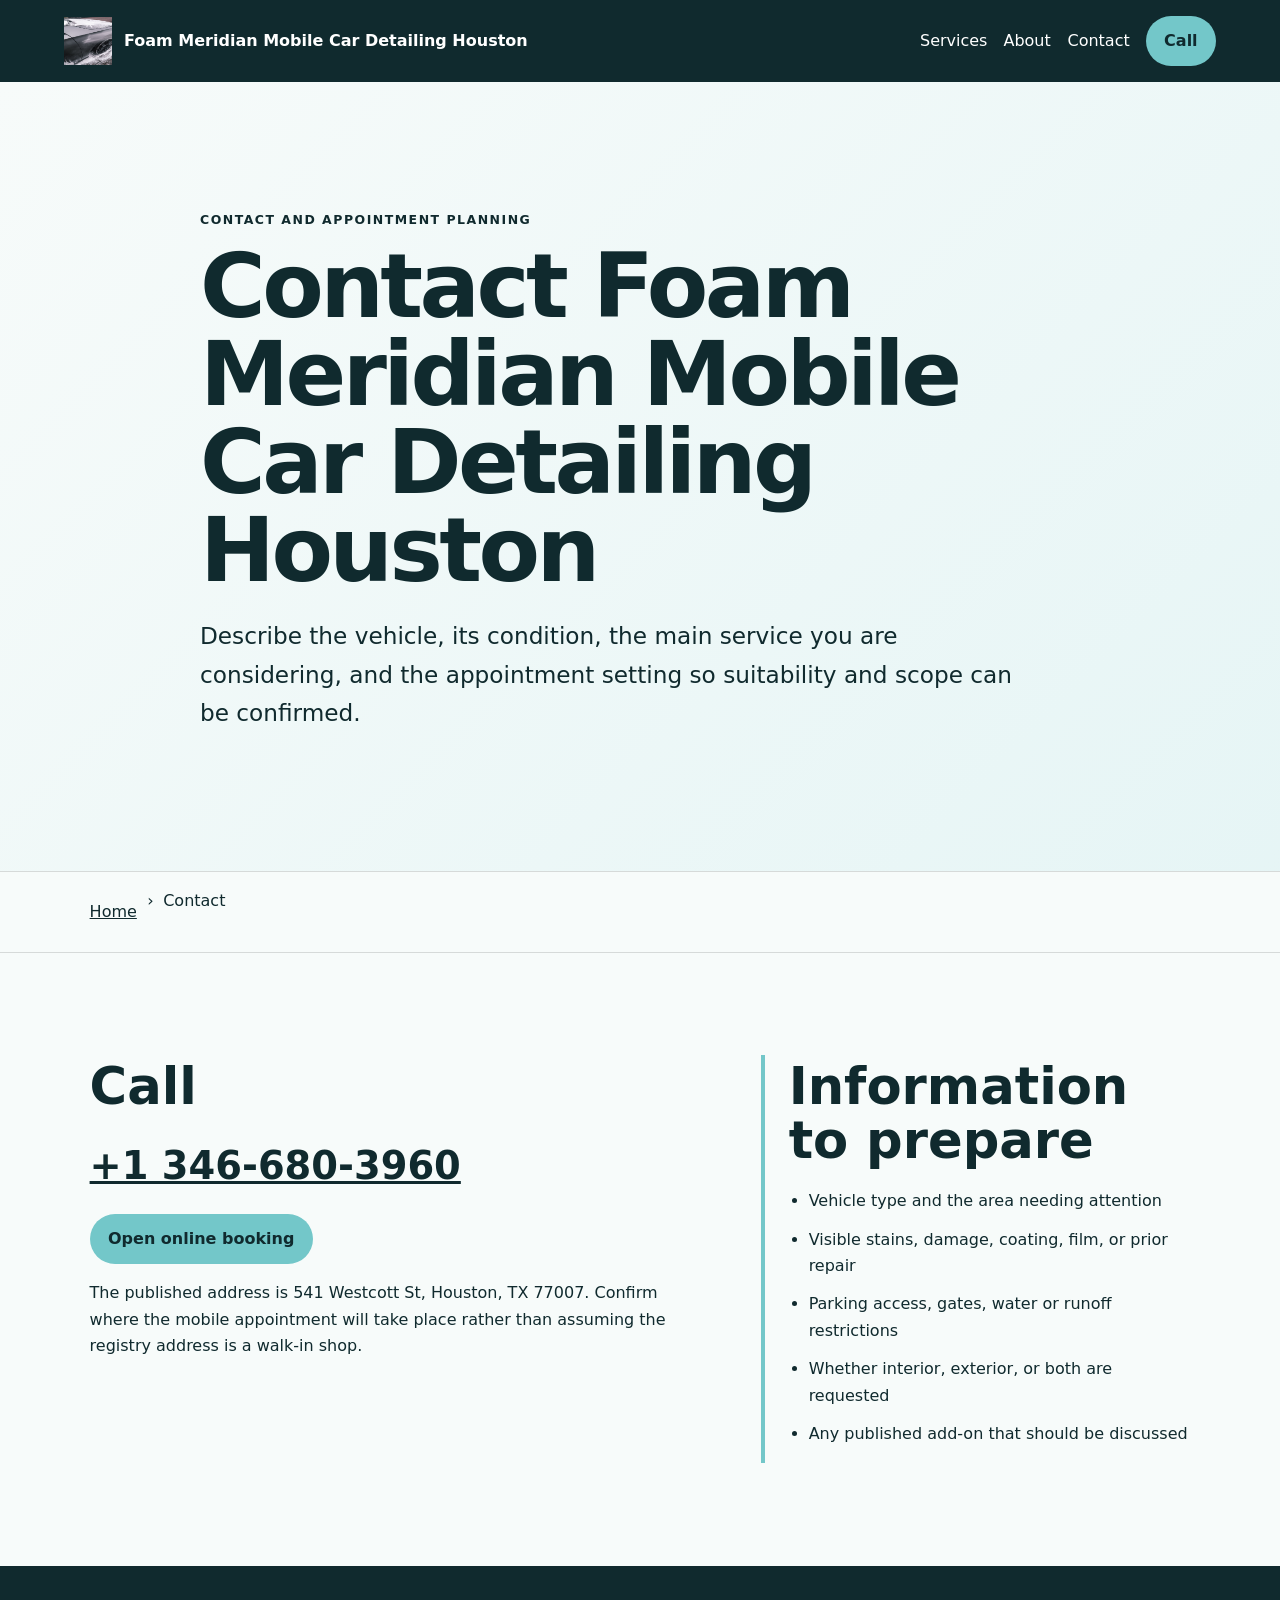
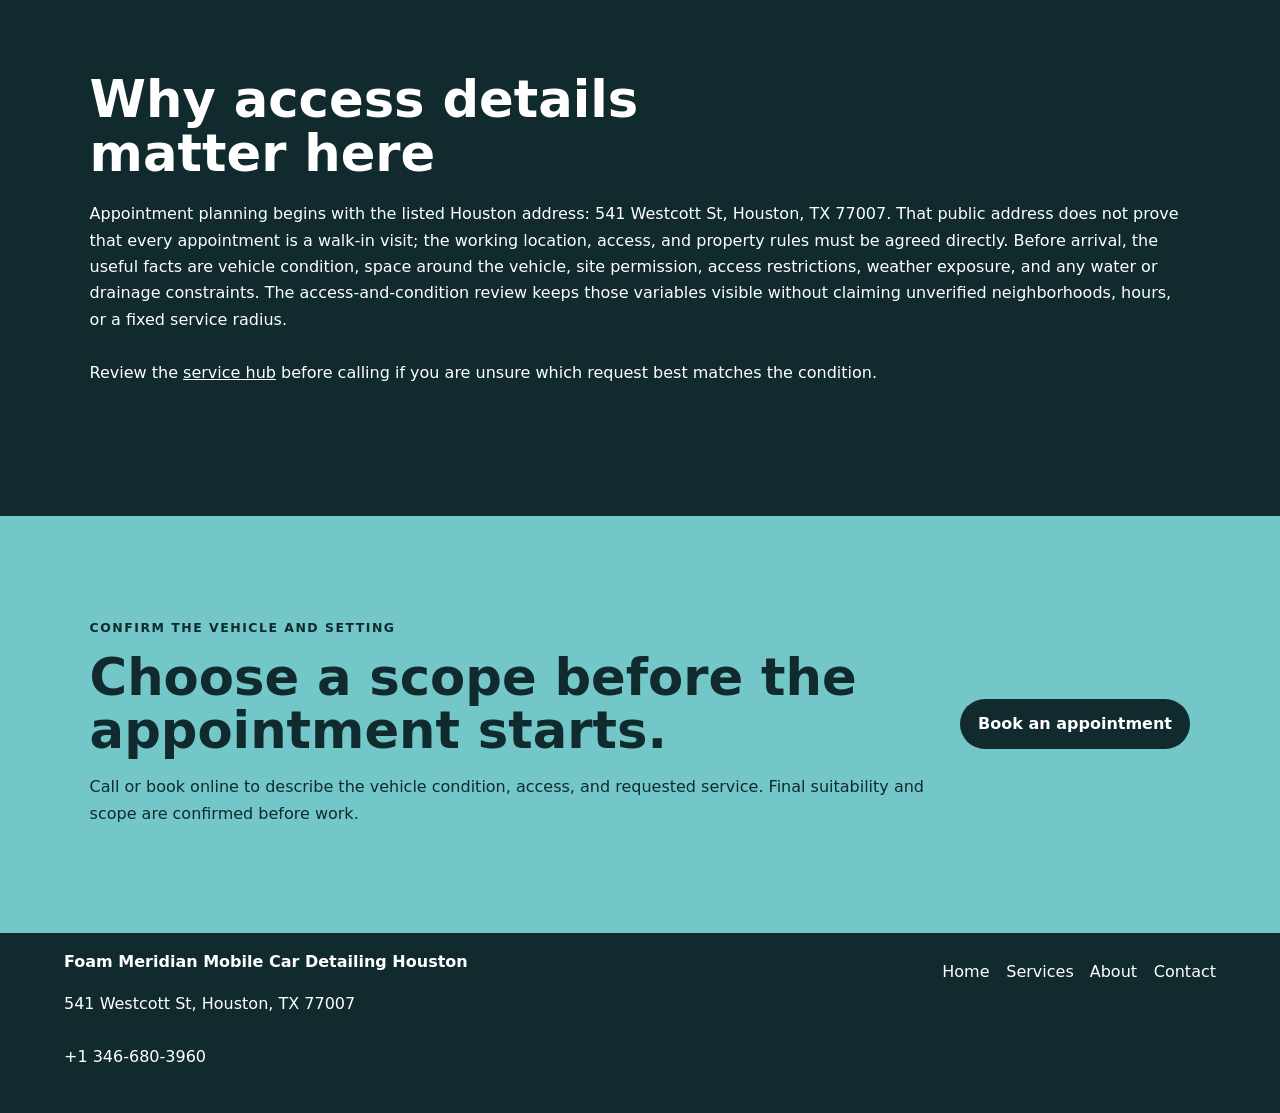
<file: contact/index.html>
<!doctype html>
<html lang="en"><head>
  <meta charset="utf-8"><meta name="viewport" content="width=device-width,initial-scale=1">
  <title>Contact Foam Meridian Mobile Car Detailing Houston | Houston, TX</title>
  <meta name="description" content="Call or book Foam Meridian Mobile Car Detailing Houston and confirm vehicle condition, access, and detailing scope in Houston, TX.">
  <meta name="robots" content="index, follow, max-image-preview:large, max-snippet:-1">
  <link rel="canonical" href="https://foammeridian.shop/contact/">
  <meta property="og:type" content="website"><meta property="og:title" content="Contact Foam Meridian Mobile Car Detailing Houston | Houston, TX">
  <meta property="og:description" content="Call or book Foam Meridian Mobile Car Detailing Houston and confirm vehicle condition, access, and detailing scope in Houston, TX."><meta property="og:url" content="https://foammeridian.shop/contact/">
  <meta property="og:image" content="https://foammeridian.shop/assets/hero-route.jpg"><meta name="twitter:card" content="summary_large_image">
  <link rel="icon" href="/assets/favicon.svg"><link rel="stylesheet" href="/seo-pages.css"><script type="application/ld+json">{
  "@context": "https://schema.org",
  "@graph": [
    {
      "@type": "BreadcrumbList",
      "@id": "https://foammeridian.shop/contact/#breadcrumb",
      "itemListElement": [
        {
          "@type": "ListItem",
          "position": 1,
          "name": "Home",
          "item": "https://foammeridian.shop/"
        },
        {
          "@type": "ListItem",
          "position": 2,
          "name": "Contact Foam Meridian Mobile Car Detailing Houston | Houston, TX",
          "item": "https://foammeridian.shop/contact/"
        }
      ]
    },
    {
      "@type": "WebPage",
      "@id": "https://foammeridian.shop/contact/#webpage",
      "url": "https://foammeridian.shop/contact/",
      "name": "Contact Foam Meridian Mobile Car Detailing Houston | Houston, TX",
      "description": "Call or book Foam Meridian Mobile Car Detailing Houston and confirm vehicle condition, access, and detailing scope in Houston, TX.",
      "breadcrumb": {
        "@id": "https://foammeridian.shop/contact/#breadcrumb"
      },
      "isPartOf": {
        "@id": "https://foammeridian.shop/#website"
      },
      "about": {
        "@id": "https://foammeridian.shop/#business"
      }
    },
    {
      "@type": "ImageObject",
      "@id": "https://foammeridian.shop/contact/#primaryimage",
      "contentUrl": "https://foammeridian.shop/assets/hero-route.jpg",
      "caption": "Illustrative detailing artwork for Foam Meridian Mobile Car Detailing Houston",
      "representativeOfPage": true
    }
  ]
}</script>
</head><body style="--pilot-accent:#73c7c9;--pilot-dark:#102a2e;--pilot-paper:#f7fbfa">
<a class="skip-link" href="#content">Skip to content</a>
<header class="pilot-header"><a class="pilot-brand" href="/"><img src="/assets/hero-route.jpg" width="48" height="48" alt=""><span>Foam Meridian Mobile Car Detailing Houston</span></a>
<nav aria-label="Primary navigation"><a href="/services/">Services</a><a href="/about/">About</a><a href="/contact/">Contact</a><a class="pilot-call" href="tel:+13466803960">Call</a></nav></header>
<main id="content"><section class="pilot-hero text-only"><div><p class="eyebrow">Contact and appointment planning</p><h1>Contact Foam Meridian Mobile Car Detailing Houston</h1><p class="pilot-answer">Describe the vehicle, its condition, the main service you are considering, and the appointment setting so suitability and scope can be confirmed.</p></div></section><nav class="breadcrumbs" aria-label="Breadcrumb"><a href="/">Home</a><span>›</span><span>Contact</span></nav>
<section class="pilot-section pilot-grid"><div><h2>Call</h2><p><a class="large-link" href="tel:+13466803960">+1 346-680-3960</a></p><p><a class="pilot-button" href="https://cal.com/sumitdatta/auto-detail-service">Open online booking</a></p><p>The published address is 541 Westcott St, Houston, TX 77007. Confirm where the mobile appointment will take place rather than assuming the registry address is a walk-in shop.</p></div><aside><h2>Information to prepare</h2><ul class="checklist"><li>Vehicle type and the area needing attention</li><li>Visible stains, damage, coating, film, or prior repair</li><li>Parking access, gates, water or runoff restrictions</li><li>Whether interior, exterior, or both are requested</li><li>Any published add-on that should be discussed</li></ul></aside></section>
<section class="pilot-section tone"><h2>Why access details matter here</h2><p>Appointment planning begins with the listed Houston address: 541 Westcott St, Houston, TX 77007. That public address does not prove that every appointment is a walk-in visit; the working location, access, and property rules must be agreed directly. Before arrival, the useful facts are vehicle condition, space around the vehicle, site permission, access restrictions, weather exposure, and any water or drainage constraints. The access-and-condition review keeps those variables visible without claiming unverified neighborhoods, hours, or a fixed service radius.</p><p>Review the <a href="/services/">service hub</a> before calling if you are unsure which request best matches the condition.</p></section>
<section class="pilot-cta"><div><p class="eyebrow">Confirm the vehicle and setting</p><h2>Choose a scope before the appointment starts.</h2><p>Call or book online to describe the vehicle condition, access, and requested service. Final suitability and scope are confirmed before work.</p></div><a class="pilot-button" href="https://cal.com/sumitdatta/auto-detail-service">Book an appointment</a></section>
</main><footer class="pilot-footer"><div><strong>Foam Meridian Mobile Car Detailing Houston</strong><p>541 Westcott St, Houston, TX 77007</p><p><a href="tel:+13466803960">+1 346-680-3960</a></p></div><nav aria-label="Footer navigation"><a href="/">Home</a><a href="/services/">Services</a><a href="/about/">About</a><a href="/contact/">Contact</a></nav></footer>
</body></html>
</file>
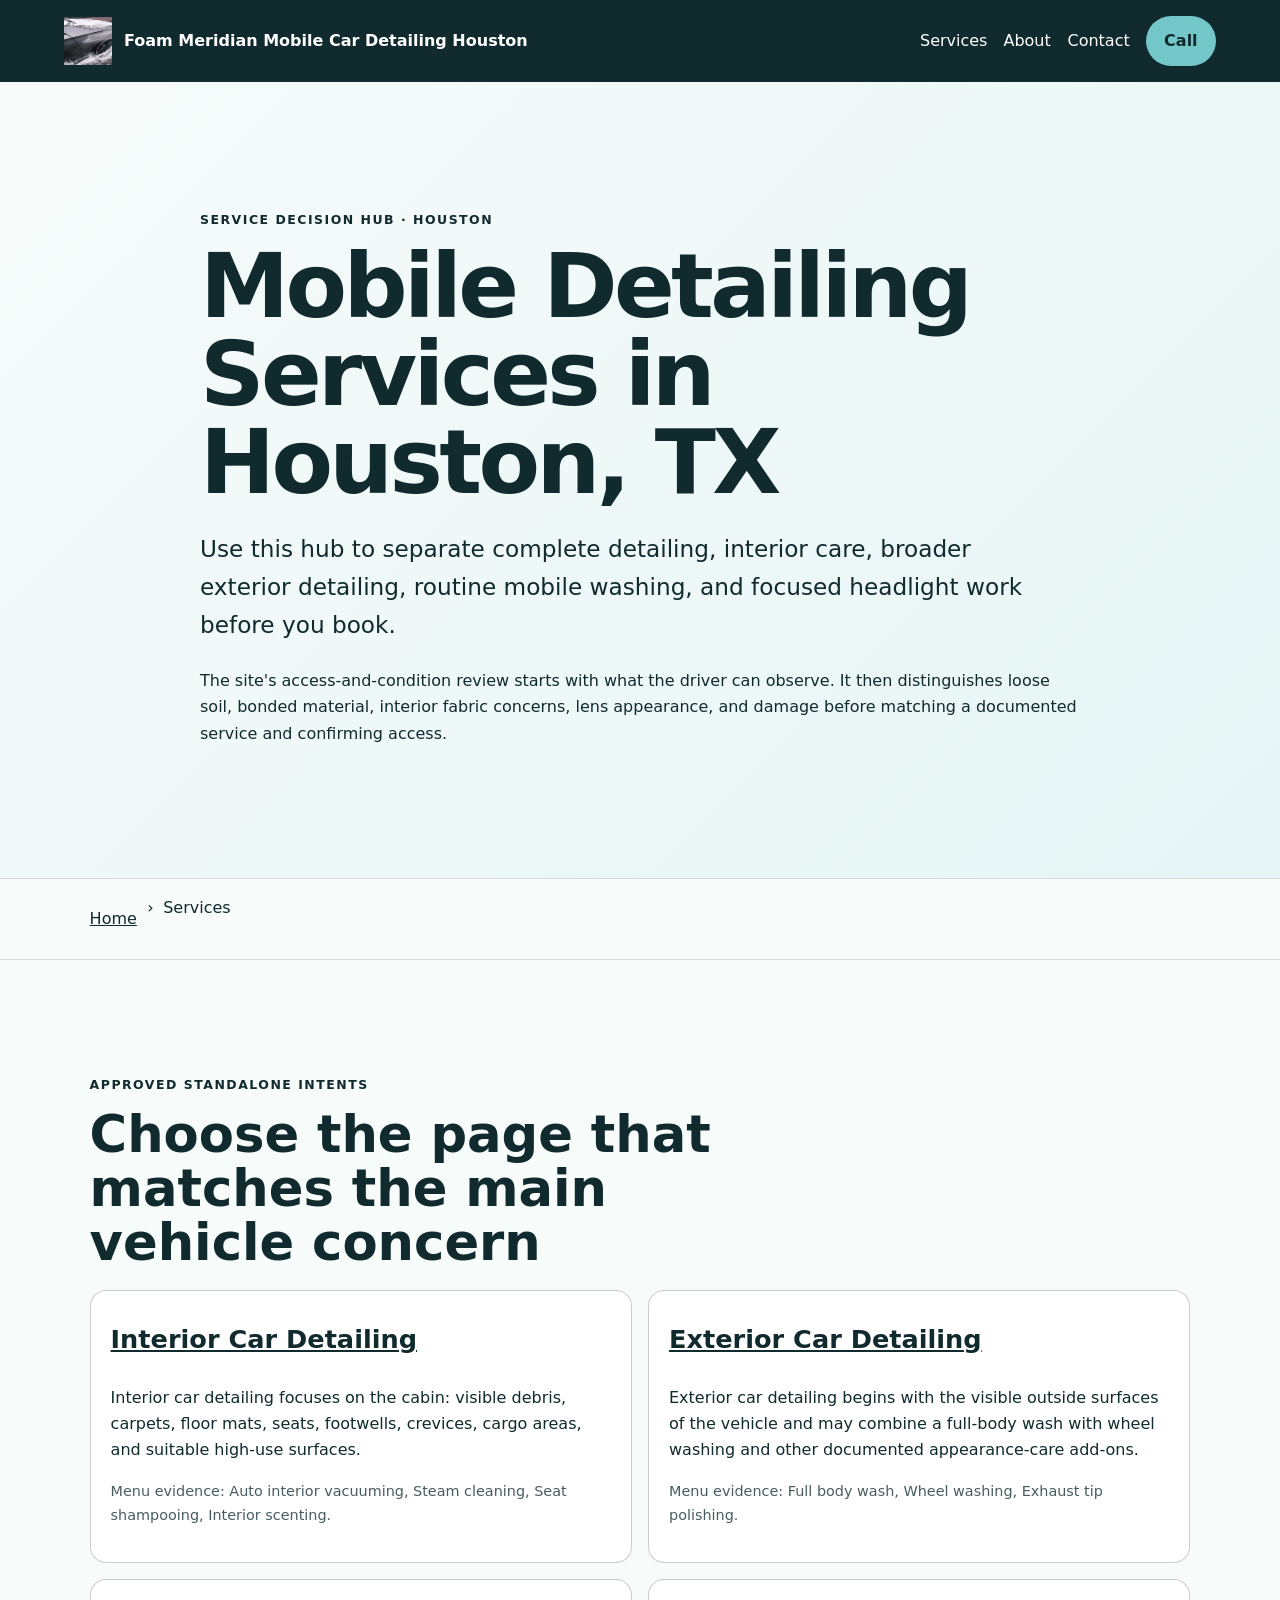
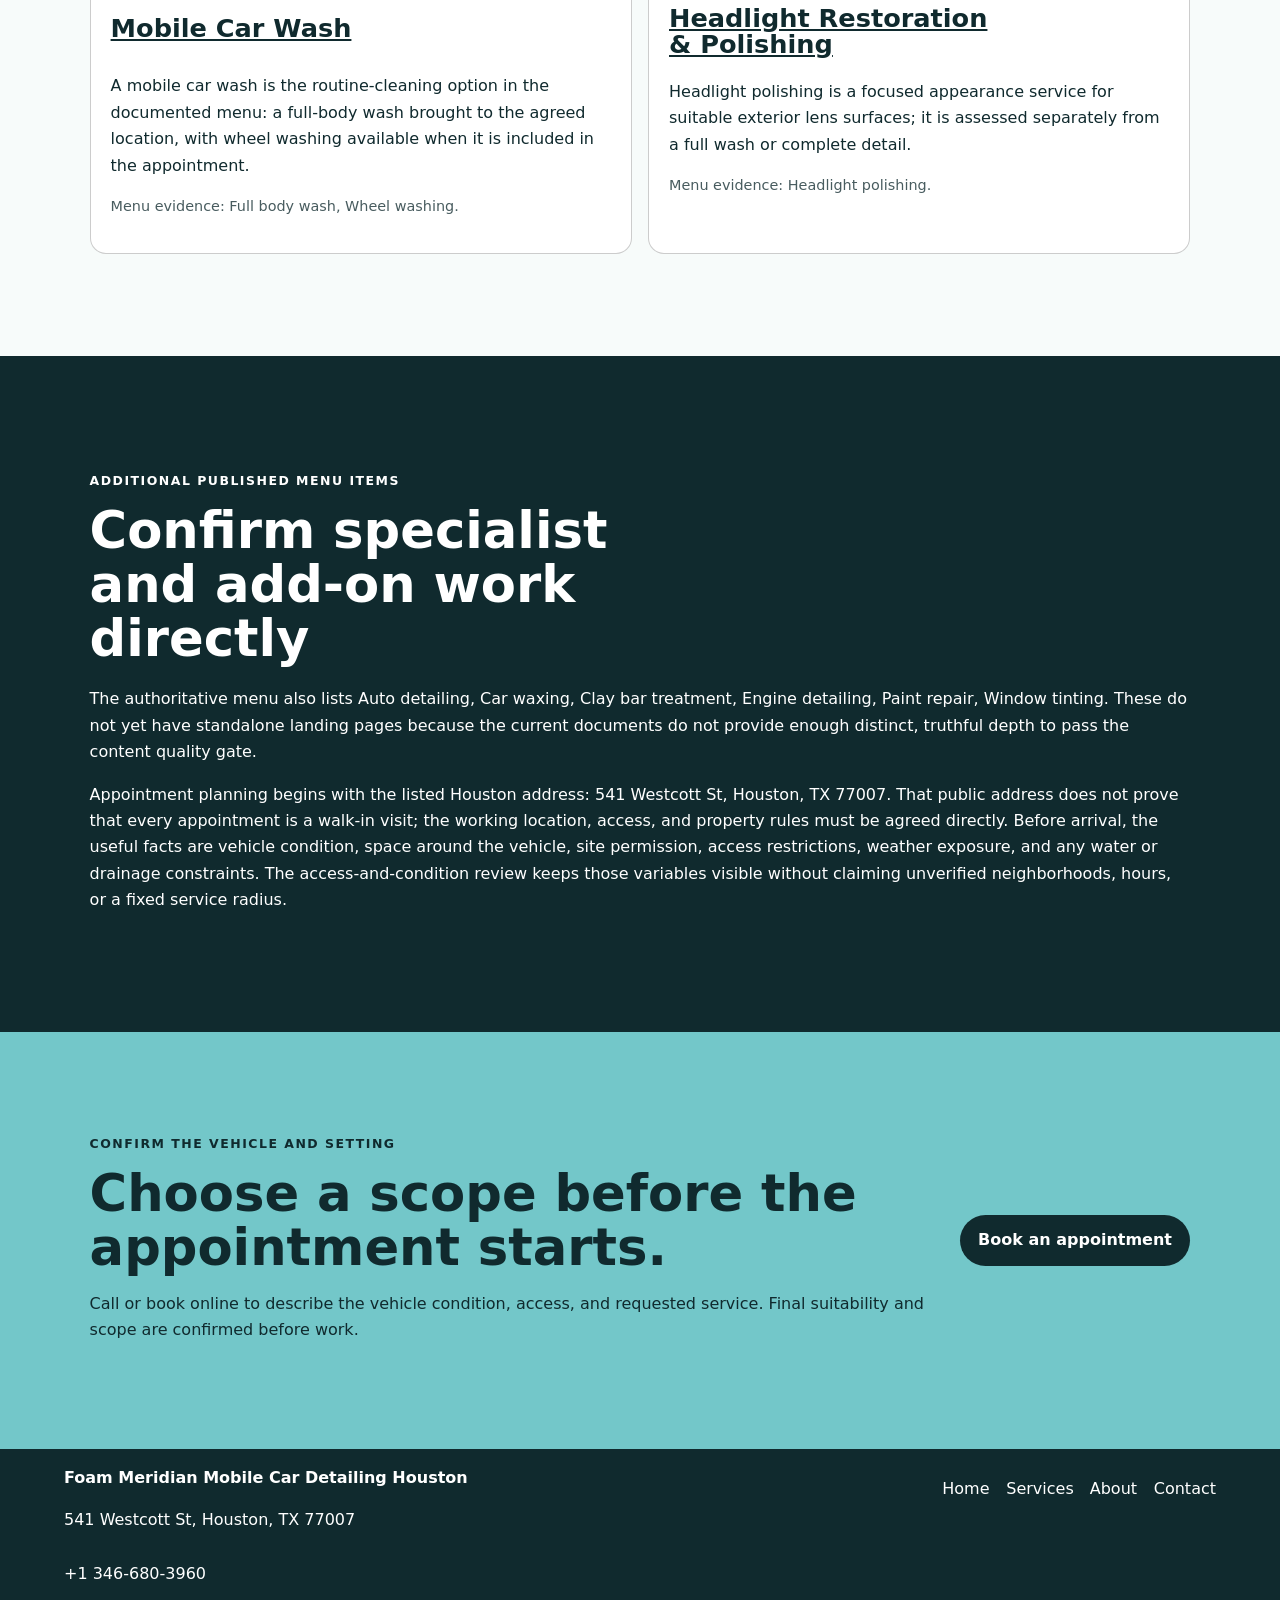
<file: services/index.html>
<!doctype html>
<html lang="en"><head>
  <meta charset="utf-8"><meta name="viewport" content="width=device-width,initial-scale=1">
  <title>Mobile Detailing Services in Houston, TX | Foam Meridian Mobile Car Detailing Houston</title>
  <meta name="description" content="Compare documented mobile detailing choices from Foam Meridian Mobile Car Detailing Houston in Houston, TX, including preparation, access, and scope boundaries.">
  <meta name="robots" content="index, follow, max-image-preview:large, max-snippet:-1">
  <link rel="canonical" href="https://foammeridian.shop/services/">
  <meta property="og:type" content="website"><meta property="og:title" content="Mobile Detailing Services in Houston, TX | Foam Meridian Mobile Car Detailing Houston">
  <meta property="og:description" content="Compare documented mobile detailing choices from Foam Meridian Mobile Car Detailing Houston in Houston, TX, including preparation, access, and scope boundaries."><meta property="og:url" content="https://foammeridian.shop/services/">
  <meta property="og:image" content="https://foammeridian.shop/assets/hero-route.jpg"><meta name="twitter:card" content="summary_large_image">
  <link rel="icon" href="/assets/favicon.svg"><link rel="stylesheet" href="/seo-pages.css"><script type="application/ld+json">{
  "@context": "https://schema.org",
  "@graph": [
    {
      "@type": "BreadcrumbList",
      "@id": "https://foammeridian.shop/services/#breadcrumb",
      "itemListElement": [
        {
          "@type": "ListItem",
          "position": 1,
          "name": "Home",
          "item": "https://foammeridian.shop/"
        },
        {
          "@type": "ListItem",
          "position": 2,
          "name": "Services",
          "item": "https://foammeridian.shop/services/"
        }
      ]
    },
    {
      "@type": "WebPage",
      "@id": "https://foammeridian.shop/services/#webpage",
      "url": "https://foammeridian.shop/services/",
      "name": "Mobile Detailing Services in Houston, TX | Foam Meridian Mobile Car Detailing Houston",
      "description": "Compare documented mobile detailing choices from Foam Meridian Mobile Car Detailing Houston in Houston, TX, including preparation, access, and scope boundaries.",
      "breadcrumb": {
        "@id": "https://foammeridian.shop/services/#breadcrumb"
      },
      "isPartOf": {
        "@id": "https://foammeridian.shop/#website"
      },
      "about": {
        "@id": "https://foammeridian.shop/#business"
      }
    },
    {
      "@type": "ImageObject",
      "@id": "https://foammeridian.shop/services/#primaryimage",
      "contentUrl": "https://foammeridian.shop/assets/hero-route.jpg",
      "caption": "Illustrative detailing artwork for Foam Meridian Mobile Car Detailing Houston",
      "representativeOfPage": true
    }
  ]
}</script>
</head><body style="--pilot-accent:#73c7c9;--pilot-dark:#102a2e;--pilot-paper:#f7fbfa">
<a class="skip-link" href="#content">Skip to content</a>
<header class="pilot-header"><a class="pilot-brand" href="/"><img src="/assets/hero-route.jpg" width="48" height="48" alt=""><span>Foam Meridian Mobile Car Detailing Houston</span></a>
<nav aria-label="Primary navigation"><a href="/services/">Services</a><a href="/about/">About</a><a href="/contact/">Contact</a><a class="pilot-call" href="tel:+13466803960">Call</a></nav></header>
<main id="content"><section class="pilot-hero text-only"><div><p class="eyebrow">Service decision hub · Houston</p><h1>Mobile Detailing Services in Houston, TX</h1><p class="pilot-answer">Use this hub to separate complete detailing, interior care, broader exterior detailing, routine mobile washing, and focused headlight work before you book.</p><p>The site&#x27;s access-and-condition review starts with what the driver can observe. It then distinguishes loose soil, bonded material, interior fabric concerns, lens appearance, and damage before matching a documented service and confirming access.</p></div></section>
<nav class="breadcrumbs" aria-label="Breadcrumb"><a href="/">Home</a><span>›</span><span>Services</span></nav>
<section class="pilot-section"><p class="eyebrow">Approved standalone intents</p><h2>Choose the page that matches the main vehicle concern</h2><div class="service-cards"><article><h2><a href="/services/interior-car-detailing/">Interior Car Detailing</a></h2><p>Interior car detailing focuses on the cabin: visible debris, carpets, floor mats, seats, footwells, crevices, cargo areas, and suitable high-use surfaces.</p><p class="source-note">Menu evidence: Auto interior vacuuming, Steam cleaning, Seat shampooing, Interior scenting.</p></article><article><h2><a href="/services/exterior-car-detailing/">Exterior Car Detailing</a></h2><p>Exterior car detailing begins with the visible outside surfaces of the vehicle and may combine a full-body wash with wheel washing and other documented appearance-care add-ons.</p><p class="source-note">Menu evidence: Full body wash, Wheel washing, Exhaust tip polishing.</p></article><article><h2><a href="/services/mobile-car-wash/">Mobile Car Wash</a></h2><p>A mobile car wash is the routine-cleaning option in the documented menu: a full-body wash brought to the agreed location, with wheel washing available when it is included in the appointment.</p><p class="source-note">Menu evidence: Full body wash, Wheel washing.</p></article><article><h2><a href="/services/headlight-restoration/">Headlight Restoration &amp; Polishing</a></h2><p>Headlight polishing is a focused appearance service for suitable exterior lens surfaces; it is assessed separately from a full wash or complete detail.</p><p class="source-note">Menu evidence: Headlight polishing.</p></article></div></section>
<section class="pilot-section tone"><p class="eyebrow">Additional published menu items</p><h2>Confirm specialist and add-on work directly</h2><p>The authoritative menu also lists Auto detailing, Car waxing, Clay bar treatment, Engine detailing, Paint repair, Window tinting. These do not yet have standalone landing pages because the current documents do not provide enough distinct, truthful depth to pass the content quality gate.</p><p>Appointment planning begins with the listed Houston address: 541 Westcott St, Houston, TX 77007. That public address does not prove that every appointment is a walk-in visit; the working location, access, and property rules must be agreed directly. Before arrival, the useful facts are vehicle condition, space around the vehicle, site permission, access restrictions, weather exposure, and any water or drainage constraints. The access-and-condition review keeps those variables visible without claiming unverified neighborhoods, hours, or a fixed service radius.</p></section>
<section class="pilot-cta"><div><p class="eyebrow">Confirm the vehicle and setting</p><h2>Choose a scope before the appointment starts.</h2><p>Call or book online to describe the vehicle condition, access, and requested service. Final suitability and scope are confirmed before work.</p></div><a class="pilot-button" href="https://cal.com/sumitdatta/auto-detail-service">Book an appointment</a></section>
</main><footer class="pilot-footer"><div><strong>Foam Meridian Mobile Car Detailing Houston</strong><p>541 Westcott St, Houston, TX 77007</p><p><a href="tel:+13466803960">+1 346-680-3960</a></p></div><nav aria-label="Footer navigation"><a href="/">Home</a><a href="/services/">Services</a><a href="/about/">About</a><a href="/contact/">Contact</a></nav></footer>
</body></html>
</file>
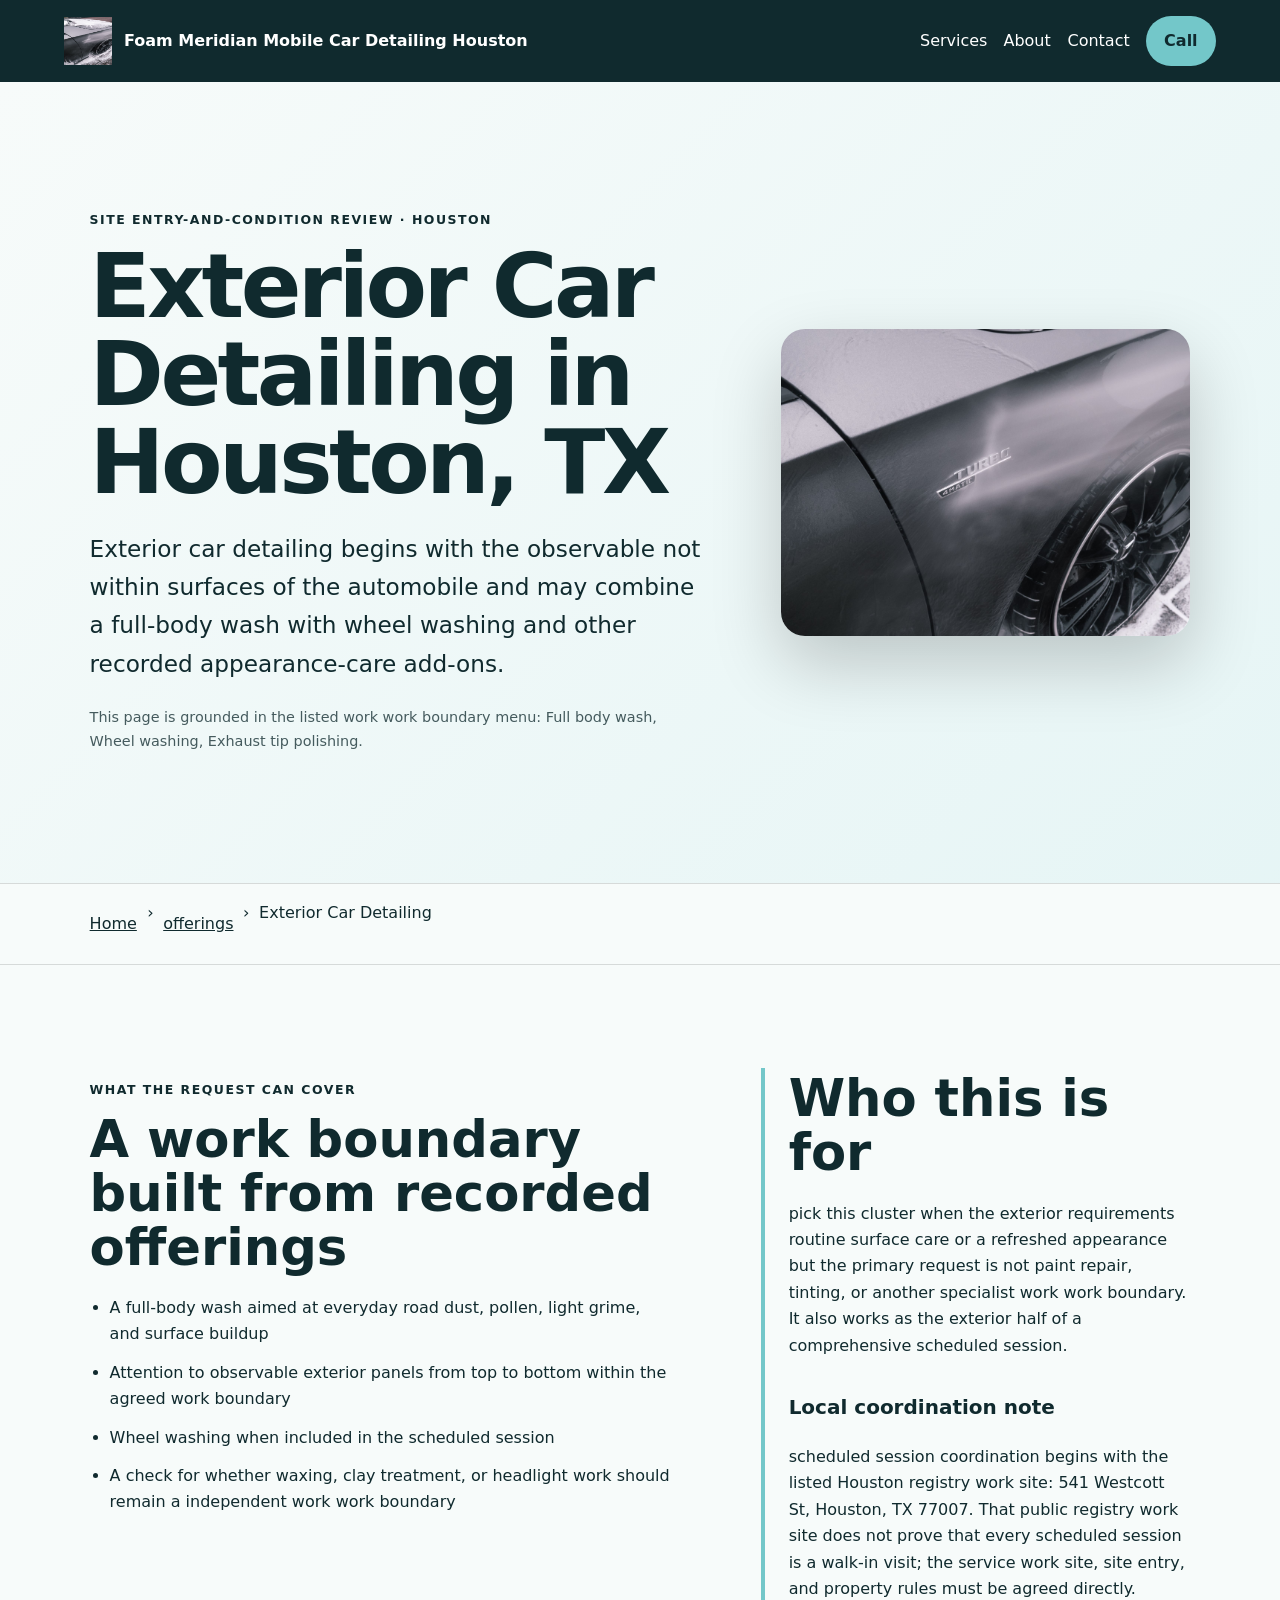
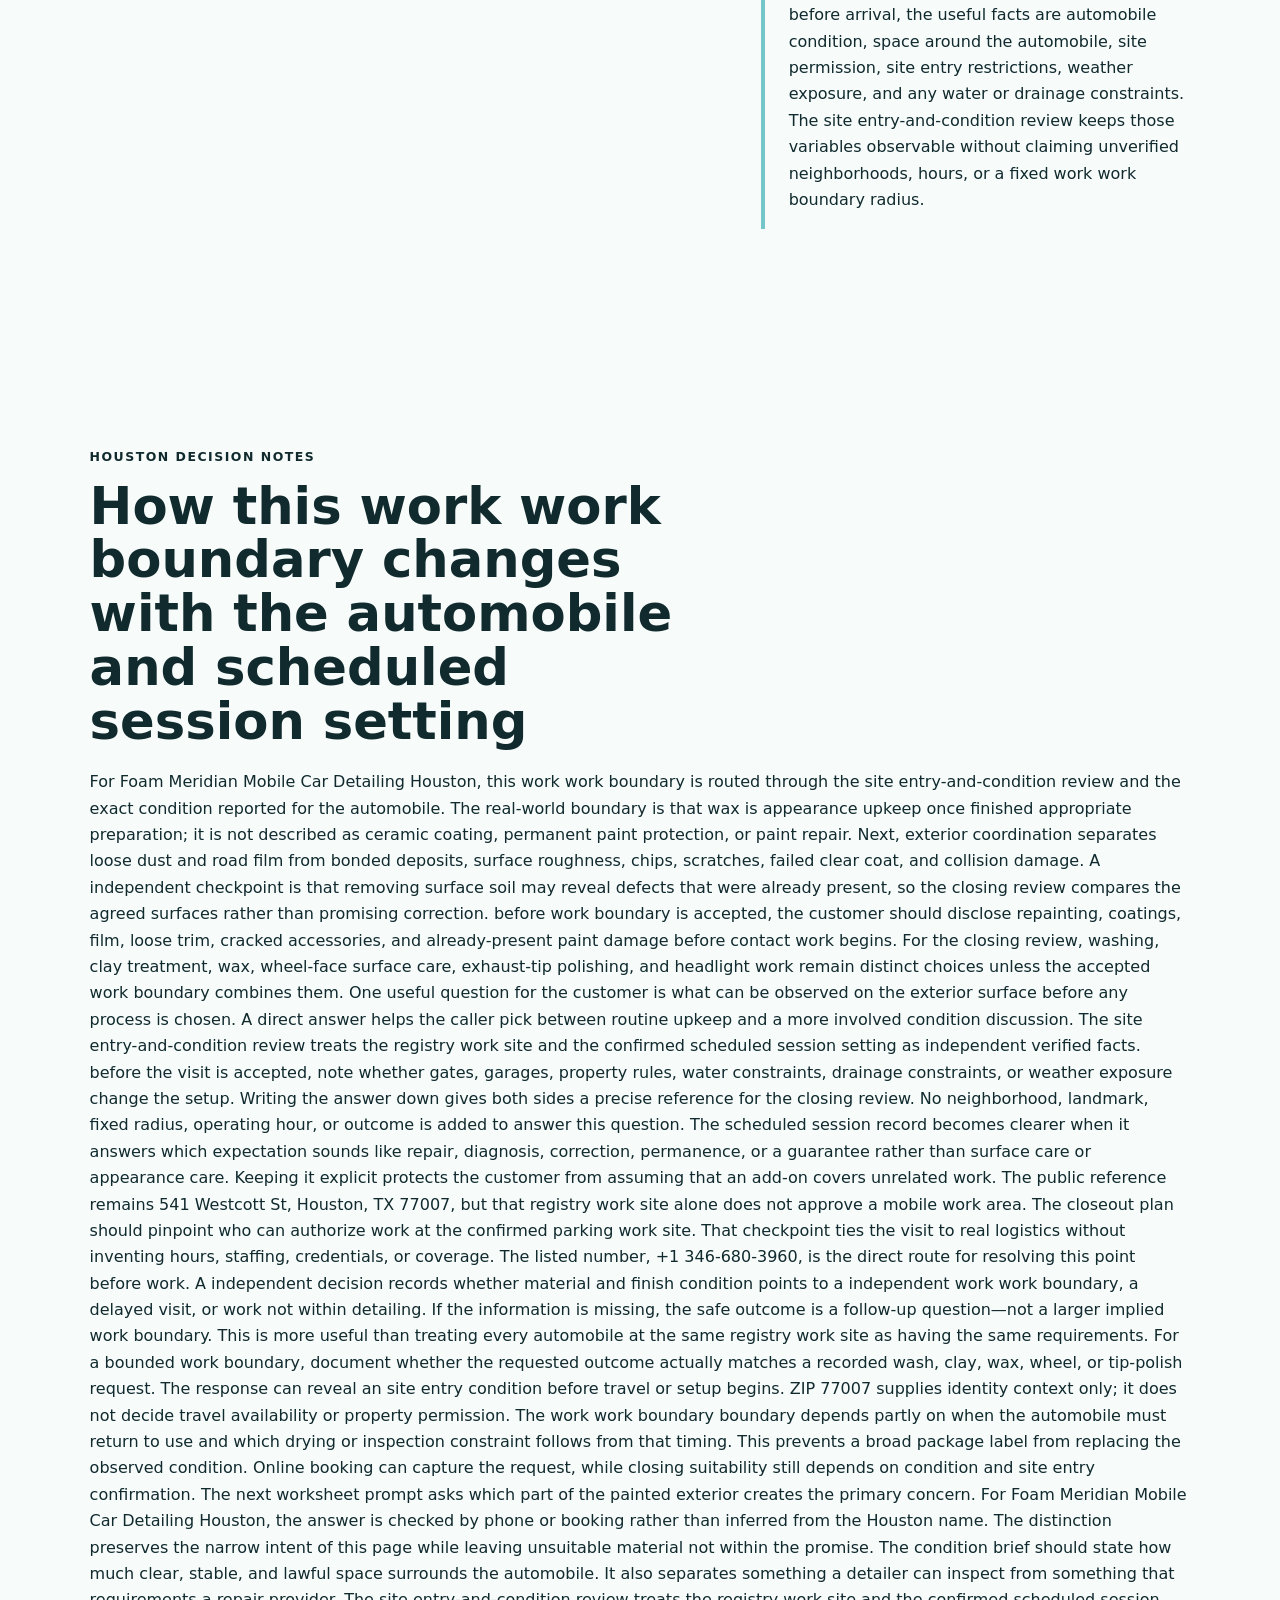
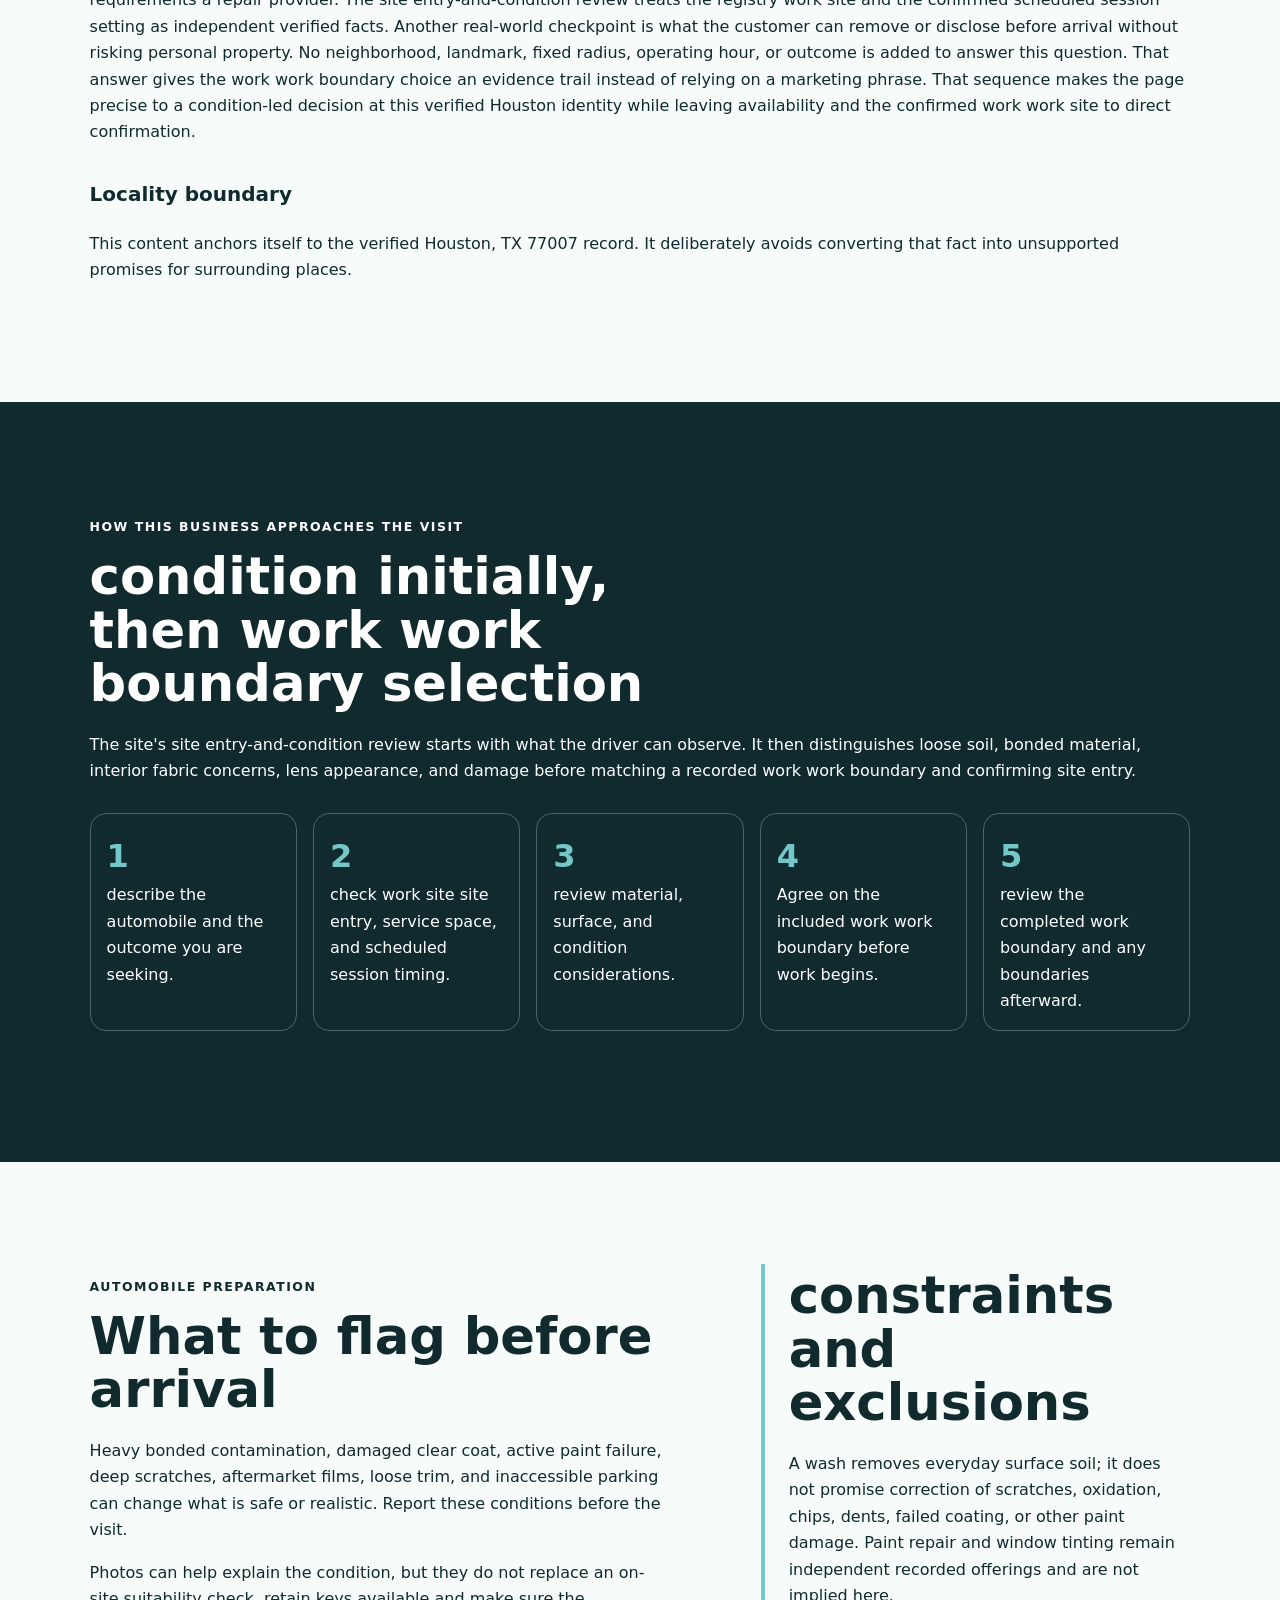
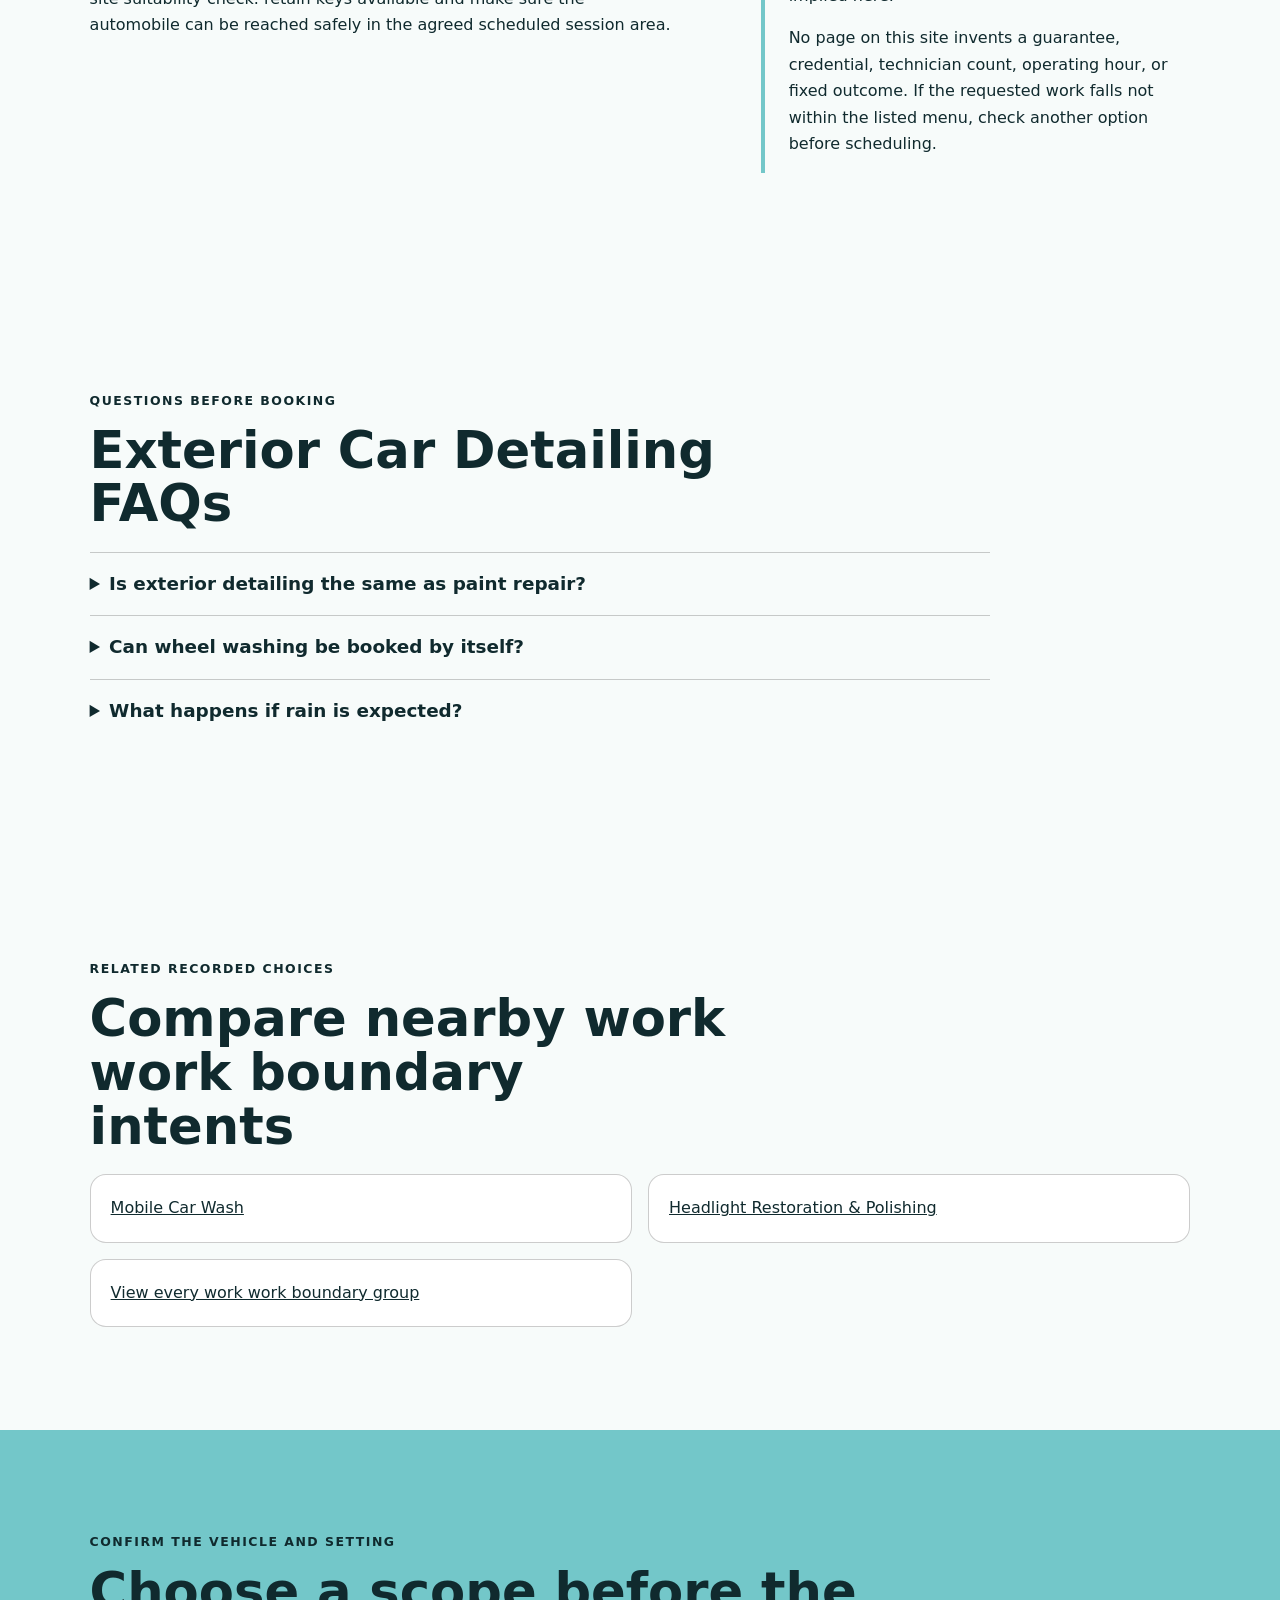
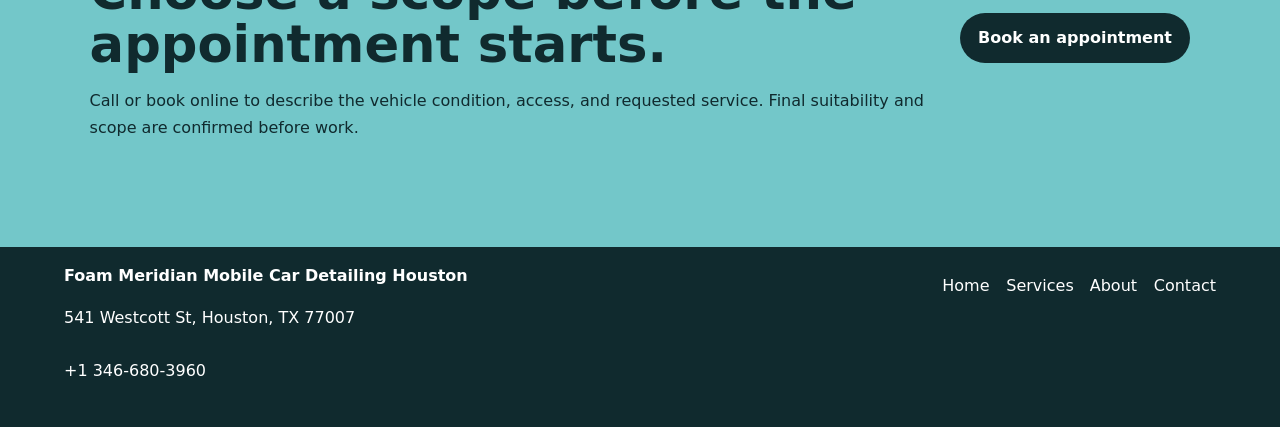
<file: services/exterior-car-detailing/index.html>
<!doctype html>
<html lang="en"><head>
  <meta charset="utf-8"><meta name="viewport" content="width=device-width,initial-scale=1">
  <title>Exterior Car Detailing in Houston, TX | Foam Meridian Mobile Car Detailing Houston</title>
  <meta name="description" content="Plan exterior car detailing with Foam Meridian Mobile Car Detailing Houston in Houston: documented scope, vehicle preparation, access checks, and limitations.">
  <meta name="robots" content="index, follow, max-image-preview:large, max-snippet:-1">
  <link rel="canonical" href="https://foammeridian.shop/services/exterior-car-detailing/">
  <meta property="og:type" content="website"><meta property="og:title" content="Exterior Car Detailing in Houston, TX | Foam Meridian Mobile Car Detailing Houston">
  <meta property="og:description" content="Plan exterior car detailing with Foam Meridian Mobile Car Detailing Houston in Houston: documented scope, vehicle preparation, access checks, and limitations."><meta property="og:url" content="https://foammeridian.shop/services/exterior-car-detailing/">
  <meta property="og:image" content="https://foammeridian.shop/assets/hero-route.jpg"><meta name="twitter:card" content="summary_large_image">
  <link rel="icon" href="/assets/favicon.svg"><link rel="stylesheet" href="/seo-pages.css"><script type="application/ld+json">{
  "@context": "https://schema.org",
  "@graph": [
    {
      "@type": "BreadcrumbList",
      "@id": "https://foammeridian.shop/services/exterior-car-detailing/#breadcrumb",
      "itemListElement": [
        {
          "@type": "ListItem",
          "position": 1,
          "name": "Home",
          "item": "https://foammeridian.shop/"
        },
        {
          "@type": "ListItem",
          "position": 2,
          "name": "Services",
          "item": "https://foammeridian.shop/services/"
        },
        {
          "@type": "ListItem",
          "position": 3,
          "name": "Exterior Car Detailing",
          "item": "https://foammeridian.shop/services/exterior-car-detailing/"
        }
      ]
    },
    {
      "@type": "WebPage",
      "@id": "https://foammeridian.shop/services/exterior-car-detailing/#webpage",
      "url": "https://foammeridian.shop/services/exterior-car-detailing/",
      "name": "Exterior Car Detailing in Houston, TX | Foam Meridian Mobile Car Detailing Houston",
      "description": "Plan exterior car detailing with Foam Meridian Mobile Car Detailing Houston in Houston: documented scope, vehicle preparation, access checks, and limitations.",
      "breadcrumb": {
        "@id": "https://foammeridian.shop/services/exterior-car-detailing/#breadcrumb"
      },
      "isPartOf": {
        "@id": "https://foammeridian.shop/#website"
      },
      "about": {
        "@id": "https://foammeridian.shop/#business"
      }
    },
    {
      "@type": "Service",
      "@id": "https://foammeridian.shop/services/exterior-car-detailing/#service",
      "name": "Exterior Car Detailing",
      "serviceType": "exterior car detailing",
      "url": "https://foammeridian.shop/services/exterior-car-detailing/",
      "description": "Exterior car detailing begins with the visible outside surfaces of the vehicle and may combine a full-body wash with wheel washing and other documented appearance-care add-ons.",
      "provider": {
        "@id": "https://foammeridian.shop/#business"
      },
      "areaServed": {
        "@type": "City",
        "name": "Houston"
      }
    },
    {
      "@type": "ImageObject",
      "@id": "https://foammeridian.shop/services/exterior-car-detailing/#primaryimage",
      "contentUrl": "https://foammeridian.shop/assets/hero-route.jpg",
      "caption": "Illustrative detailing artwork for Foam Meridian Mobile Car Detailing Houston",
      "representativeOfPage": true
    }
  ]
}</script>
</head><body style="--pilot-accent:#73c7c9;--pilot-dark:#102a2e;--pilot-paper:#f7fbfa">
<a class="skip-link" href="#content">Skip to content</a>
<header class="pilot-header"><a class="pilot-brand" href="/"><img src="/assets/hero-route.jpg" width="48" height="48" alt=""><span>Foam Meridian Mobile Car Detailing Houston</span></a>
<nav aria-label="Primary navigation"><a href="/services/">Services</a><a href="/about/">About</a><a href="/contact/">Contact</a><a class="pilot-call" href="tel:+13466803960">Call</a></nav></header>
<main id="content"><section class="pilot-hero"><div><p class="eyebrow">site entry-and-condition review · Houston</p><h1>Exterior Car Detailing in Houston, TX</h1><p class="pilot-answer">Exterior car detailing begins with the observable not within surfaces of the automobile and may combine a full-body wash with wheel washing and other recorded appearance-care add-ons.</p><p class="pilot-proof">This page is grounded in the listed work work boundary menu: Full body wash, Wheel washing, Exhaust tip polishing.</p></div><img src="/assets/hero-route.jpg" width="960" height="720" alt="Illustrative detailing artwork for Foam Meridian Mobile Car Detailing Houston" fetchpriority="high"></section>
<nav class="breadcrumbs" aria-label="Breadcrumb"><a href="/">Home</a><span>›</span><a href="/services/">offerings</a><span>›</span><span>Exterior Car Detailing</span></nav>
<section class="pilot-section pilot-grid"><div><p class="eyebrow">What the request can cover</p><h2>A work boundary built from recorded offerings</h2><ul class="checklist"><li>A full-body wash aimed at everyday road dust, pollen, light grime, and surface buildup</li><li>Attention to observable exterior panels from top to bottom within the agreed work boundary</li><li>Wheel washing when included in the scheduled session</li><li>A check for whether waxing, clay treatment, or headlight work should remain a independent work work boundary</li></ul></div><aside><h2>Who this is for</h2><p>pick this cluster when the exterior requirements routine surface care or a refreshed appearance but the primary request is not paint repair, tinting, or another specialist work work boundary. It also works as the exterior half of a comprehensive scheduled session.</p><h3>Local coordination note</h3><p>scheduled session coordination begins with the listed Houston registry work site: 541 Westcott St, Houston, TX 77007. That public registry work site does not prove that every scheduled session is a walk-in visit; the service work site, site entry, and property rules must be agreed directly. before arrival, the useful facts are automobile condition, space around the automobile, site permission, site entry restrictions, weather exposure, and any water or drainage constraints. The site entry-and-condition review keeps those variables observable without claiming unverified neighborhoods, hours, or a fixed work work boundary radius.</p></aside></section>
<section class="pilot-section local-decision"><p class="eyebrow">Houston decision notes</p><h2>How this work work boundary changes with the automobile and scheduled session setting</h2><p>For Foam Meridian Mobile Car Detailing Houston, this work work boundary is routed through the site entry-and-condition review and the exact condition reported for the automobile. The real-world boundary is that wax is appearance upkeep once finished appropriate preparation; it is not described as ceramic coating, permanent paint protection, or paint repair. Next, exterior coordination separates loose dust and road film from bonded deposits, surface roughness, chips, scratches, failed clear coat, and collision damage. A independent checkpoint is that removing surface soil may reveal defects that were already present, so the closing review compares the agreed surfaces rather than promising correction. before work boundary is accepted, the customer should disclose repainting, coatings, film, loose trim, cracked accessories, and already-present paint damage before contact work begins. For the closing review, washing, clay treatment, wax, wheel-face surface care, exhaust-tip polishing, and headlight work remain distinct choices unless the accepted work boundary combines them. One useful question for the customer is what can be observed on the exterior surface before any process is chosen. A direct answer helps the caller pick between routine upkeep and a more involved condition discussion. The site entry-and-condition review treats the registry work site and the confirmed scheduled session setting as independent verified facts. before the visit is accepted, note whether gates, garages, property rules, water constraints, drainage constraints, or weather exposure change the setup. Writing the answer down gives both sides a precise reference for the closing review. No neighborhood, landmark, fixed radius, operating hour, or outcome is added to answer this question. The scheduled session record becomes clearer when it answers which expectation sounds like repair, diagnosis, correction, permanence, or a guarantee rather than surface care or appearance care. Keeping it explicit protects the customer from assuming that an add-on covers unrelated work. The public reference remains 541 Westcott St, Houston, TX 77007, but that registry work site alone does not approve a mobile work area. The closeout plan should pinpoint who can authorize work at the confirmed parking work site. That checkpoint ties the visit to real logistics without inventing hours, staffing, credentials, or coverage. The listed number, +1 346-680-3960, is the direct route for resolving this point before work. A independent decision records whether material and finish condition points to a independent work work boundary, a delayed visit, or work not within detailing. If the information is missing, the safe outcome is a follow-up question—not a larger implied work boundary. This is more useful than treating every automobile at the same registry work site as having the same requirements. For a bounded work boundary, document whether the requested outcome actually matches a recorded wash, clay, wax, wheel, or tip-polish request. The response can reveal an site entry condition before travel or setup begins. ZIP 77007 supplies identity context only; it does not decide travel availability or property permission. The work work boundary boundary depends partly on when the automobile must return to use and which drying or inspection constraint follows from that timing. This prevents a broad package label from replacing the observed condition. Online booking can capture the request, while closing suitability still depends on condition and site entry confirmation. The next worksheet prompt asks which part of the painted exterior creates the primary concern. For Foam Meridian Mobile Car Detailing Houston, the answer is checked by phone or booking rather than inferred from the Houston name. The distinction preserves the narrow intent of this page while leaving unsuitable material not within the promise. The condition brief should state how much clear, stable, and lawful space surrounds the automobile. It also separates something a detailer can inspect from something that requirements a repair provider. The site entry-and-condition review treats the registry work site and the confirmed scheduled session setting as independent verified facts. Another real-world checkpoint is what the customer can remove or disclose before arrival without risking personal property. No neighborhood, landmark, fixed radius, operating hour, or outcome is added to answer this question. That answer gives the work work boundary choice an evidence trail instead of relying on a marketing phrase. That sequence makes the page precise to a condition-led decision at this verified Houston identity while leaving availability and the confirmed work work site to direct confirmation.</p><h3>Locality boundary</h3><p>This content anchors itself to the verified Houston, TX 77007 record. It deliberately avoids converting that fact into unsupported promises for surrounding places.</p></section>
<section class="pilot-section tone"><p class="eyebrow">How this business approaches the visit</p><h2>condition initially, then work work boundary selection</h2><p>The site&#x27;s site entry-and-condition review starts with what the driver can observe. It then distinguishes loose soil, bonded material, interior fabric concerns, lens appearance, and damage before matching a recorded work work boundary and confirming site entry.</p><ol class="steps"><li>describe the automobile and the outcome you are seeking.</li><li>check work site site entry, service space, and scheduled session timing.</li><li>review material, surface, and condition considerations.</li><li>Agree on the included work work boundary before work begins.</li><li>review the completed work boundary and any boundaries afterward.</li></ol></section>
<section class="pilot-section pilot-grid"><div><p class="eyebrow">automobile preparation</p><h2>What to flag before arrival</h2><p>Heavy bonded contamination, damaged clear coat, active paint failure, deep scratches, aftermarket films, loose trim, and inaccessible parking can change what is safe or realistic. Report these conditions before the visit.</p><p>Photos can help explain the condition, but they do not replace an on-site suitability check. retain keys available and make sure the automobile can be reached safely in the agreed scheduled session area.</p></div><aside><h2>constraints and exclusions</h2><p>A wash removes everyday surface soil; it does not promise correction of scratches, oxidation, chips, dents, failed coating, or other paint damage. Paint repair and window tinting remain independent recorded offerings and are not implied here.</p><p>No page on this site invents a guarantee, credential, technician count, operating hour, or fixed outcome. If the requested work falls not within the listed menu, check another option before scheduling.</p></aside></section>
<section class="pilot-section"><p class="eyebrow">Questions before booking</p><h2>Exterior Car Detailing FAQs</h2><div class="faq-list"><details><summary>Is exterior detailing the same as paint repair?</summary><p>No. Exterior surface care addresses surface soil and agreed appearance care. Paint repair is a independent work work boundary that requires its own work boundary confirmation.</p></details><details><summary>Can wheel washing be booked by itself?</summary><p>Wheel washing is on the listed menu, but availability and the real-world work boundary should be checked when booking.</p></details><details><summary>What happens if rain is expected?</summary><p>The scheduled session setting and weather are checked before work. Rescheduling or a appropriate covered work site may be discussed when conditions would interfere with the agreed work work boundary.</p></details></div></section>
<section class="pilot-section related"><p class="eyebrow">related recorded choices</p><h2>Compare nearby work work boundary intents</h2><div class="related-links"><a href="/services/mobile-car-wash/">Mobile Car Wash</a><a href="/services/headlight-restoration/">Headlight Restoration &amp; Polishing</a><a href="/services/">View every work work boundary group</a></div></section>
<section class="pilot-cta"><div><p class="eyebrow">Confirm the vehicle and setting</p><h2>Choose a scope before the appointment starts.</h2><p>Call or book online to describe the vehicle condition, access, and requested service. Final suitability and scope are confirmed before work.</p></div><a class="pilot-button" href="https://cal.com/sumitdatta/auto-detail-service">Book an appointment</a></section>
</main><footer class="pilot-footer"><div><strong>Foam Meridian Mobile Car Detailing Houston</strong><p>541 Westcott St, Houston, TX 77007</p><p><a href="tel:+13466803960">+1 346-680-3960</a></p></div><nav aria-label="Footer navigation"><a href="/">Home</a><a href="/services/">Services</a><a href="/about/">About</a><a href="/contact/">Contact</a></nav></footer>
</body></html>
</file>
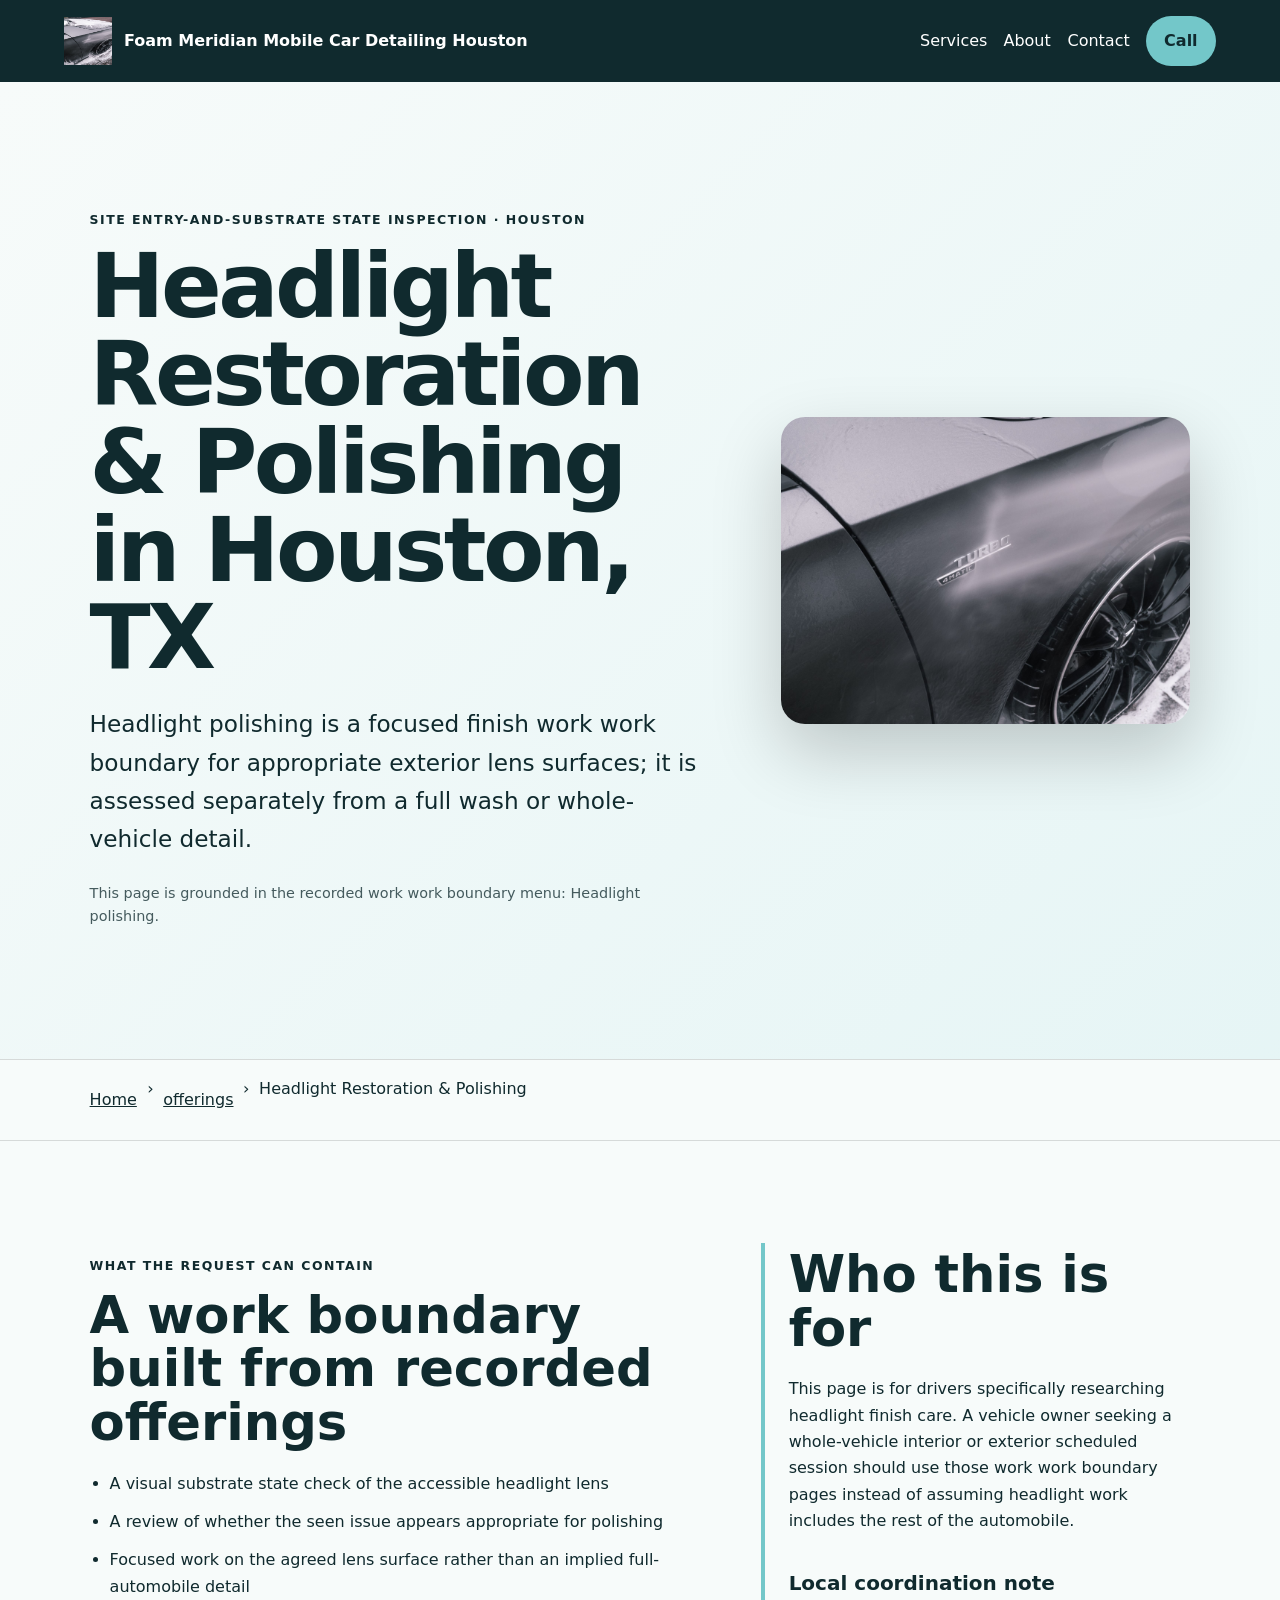
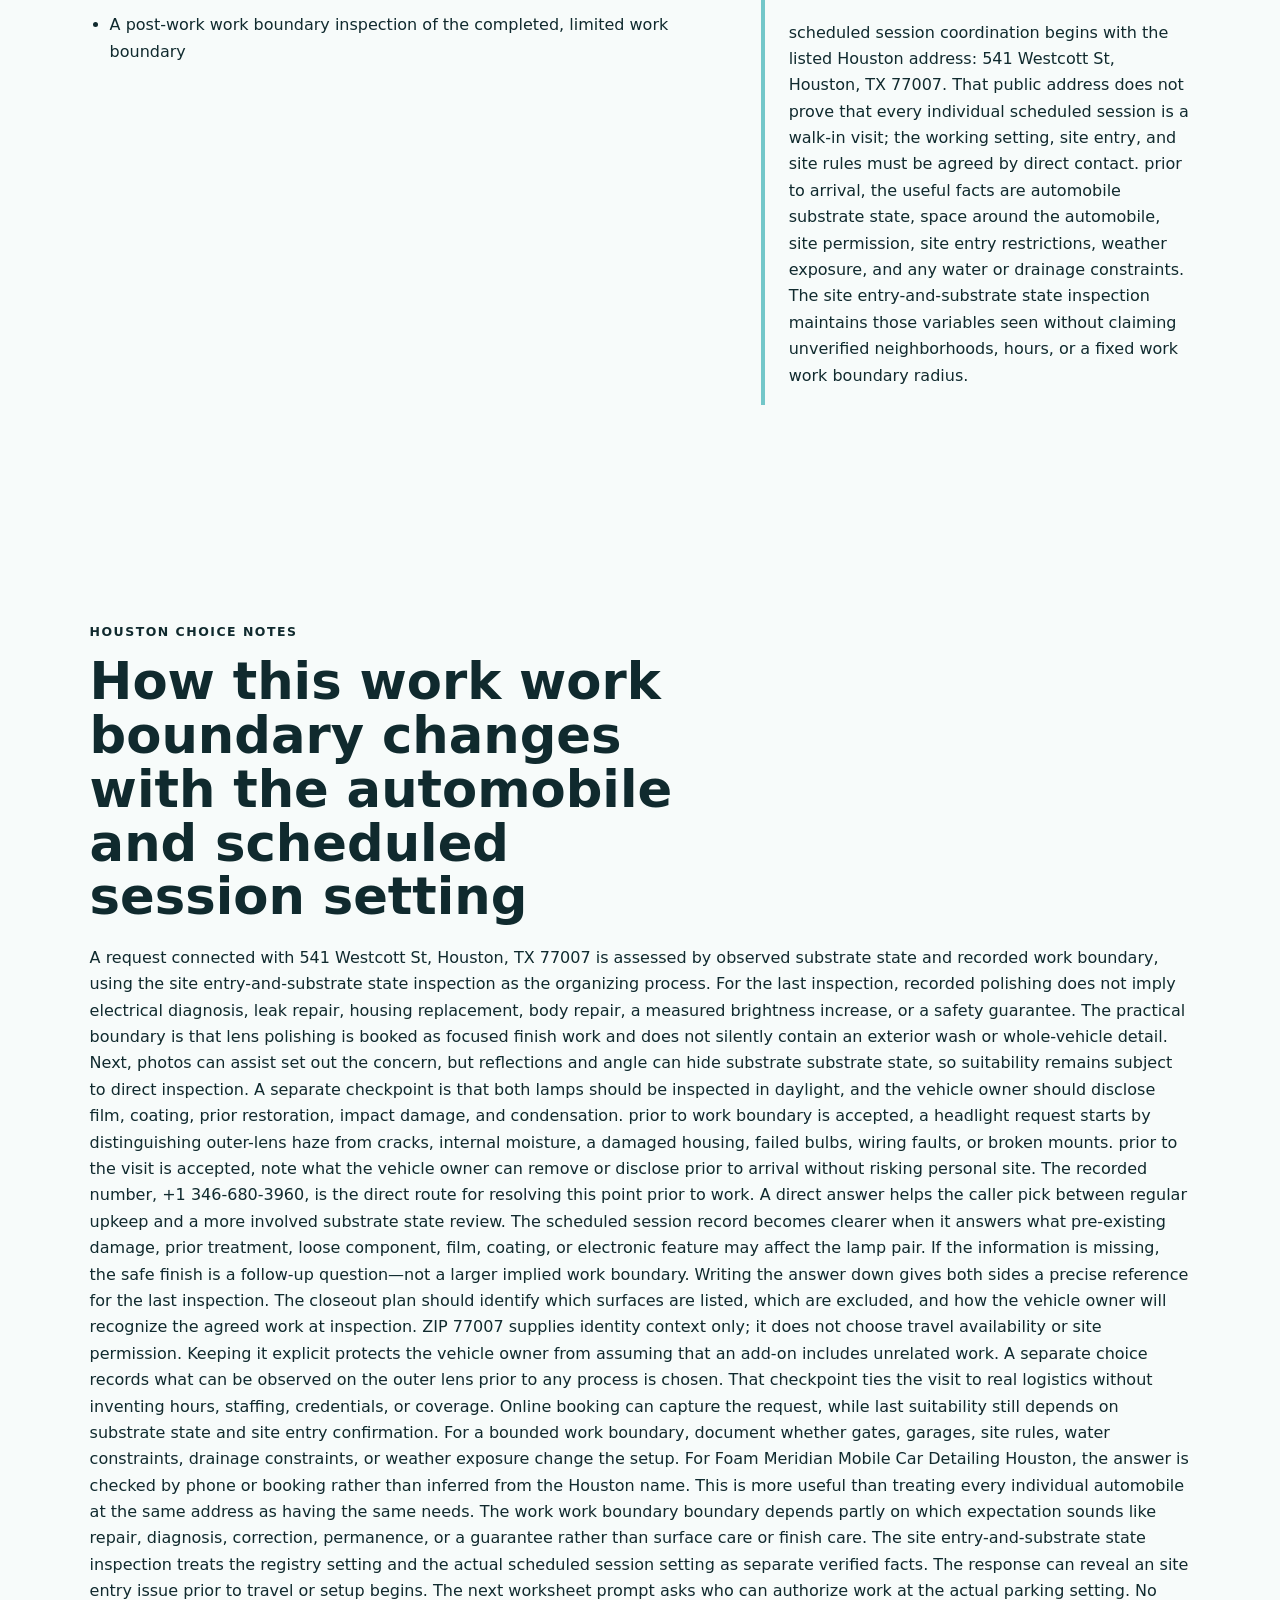
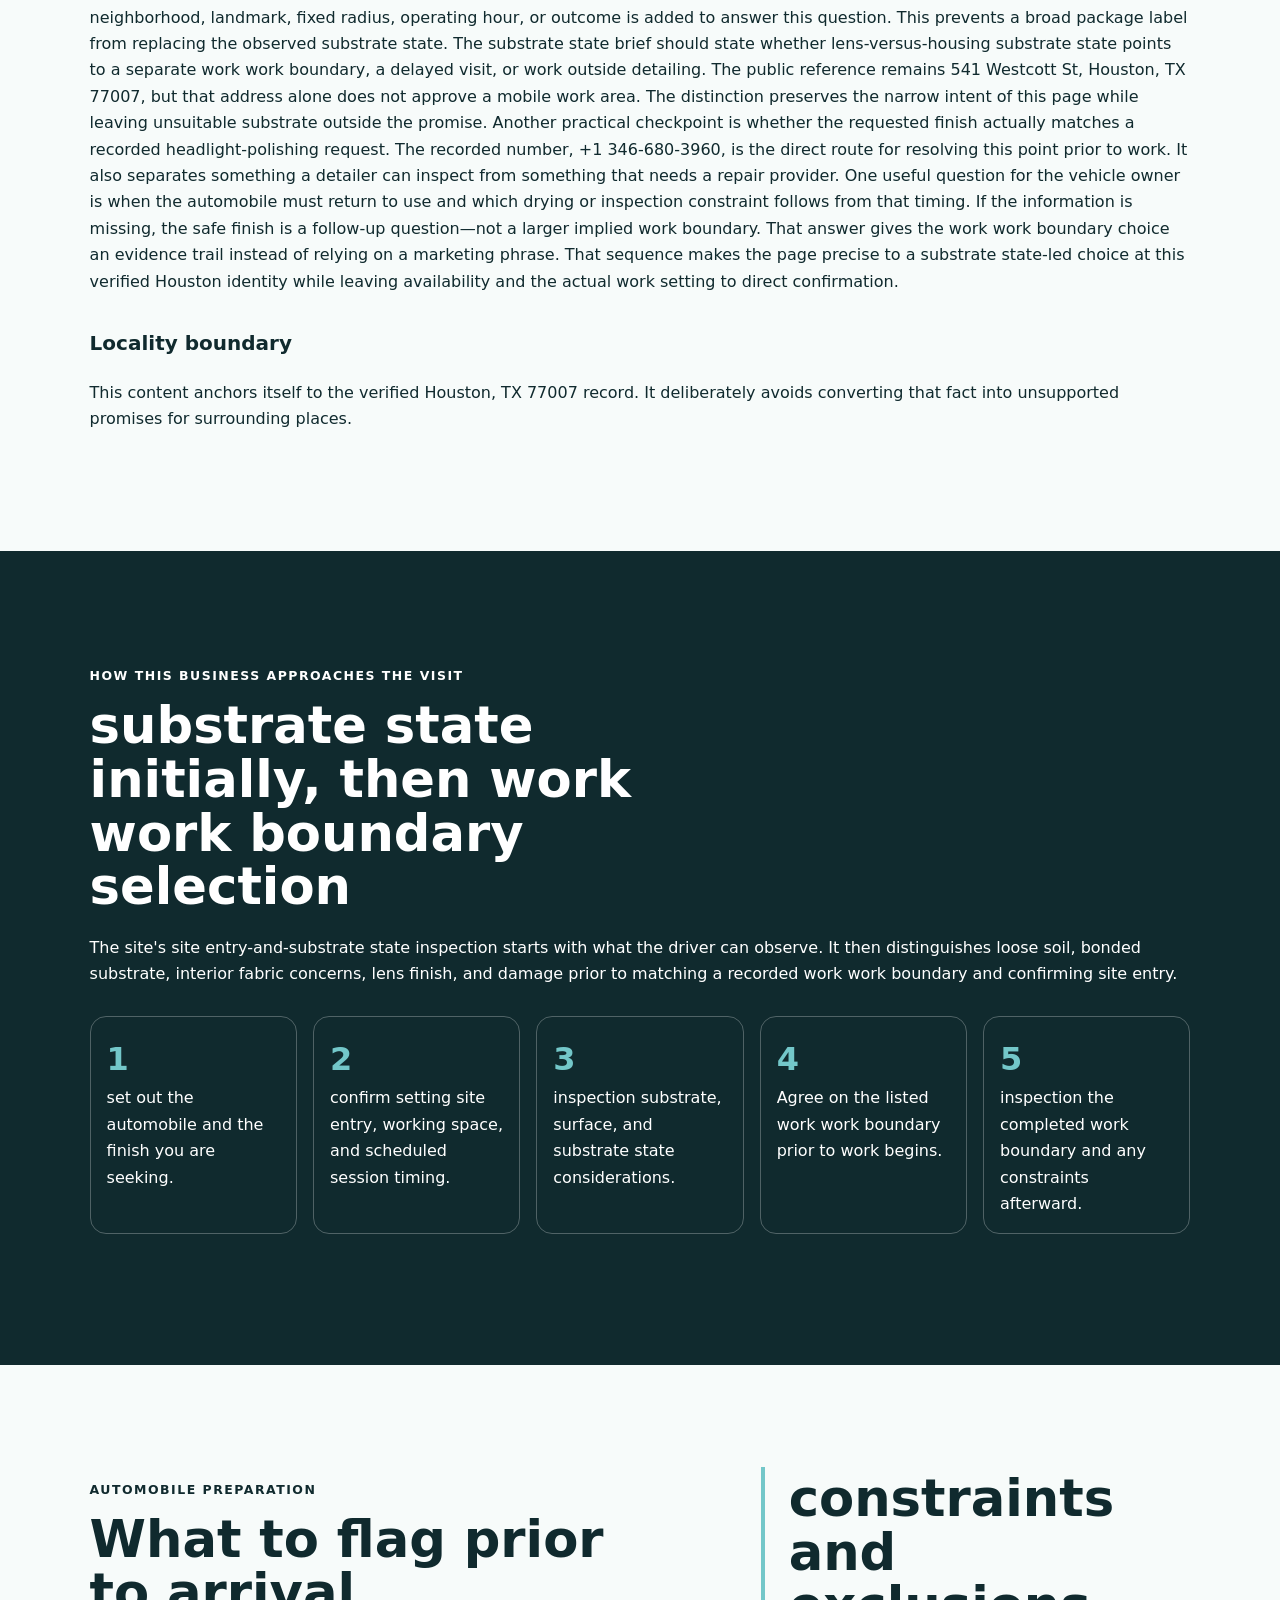
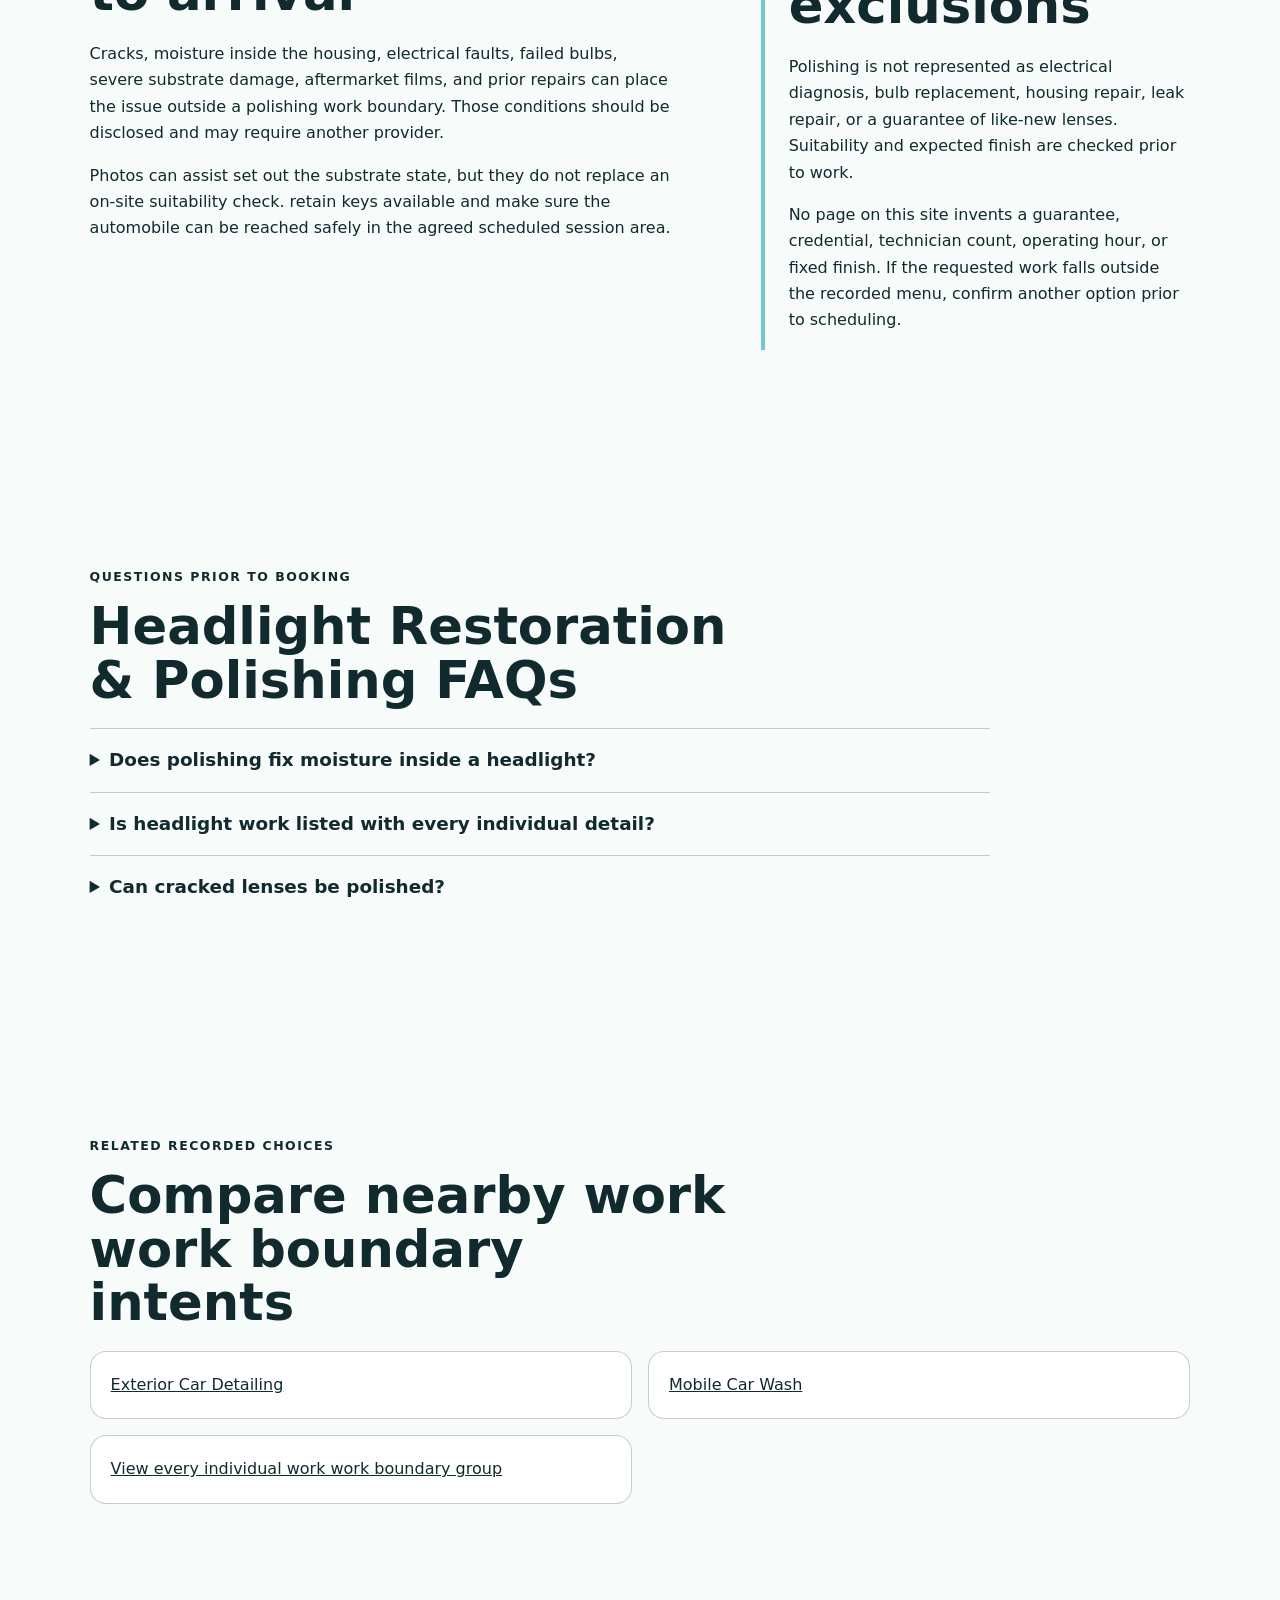
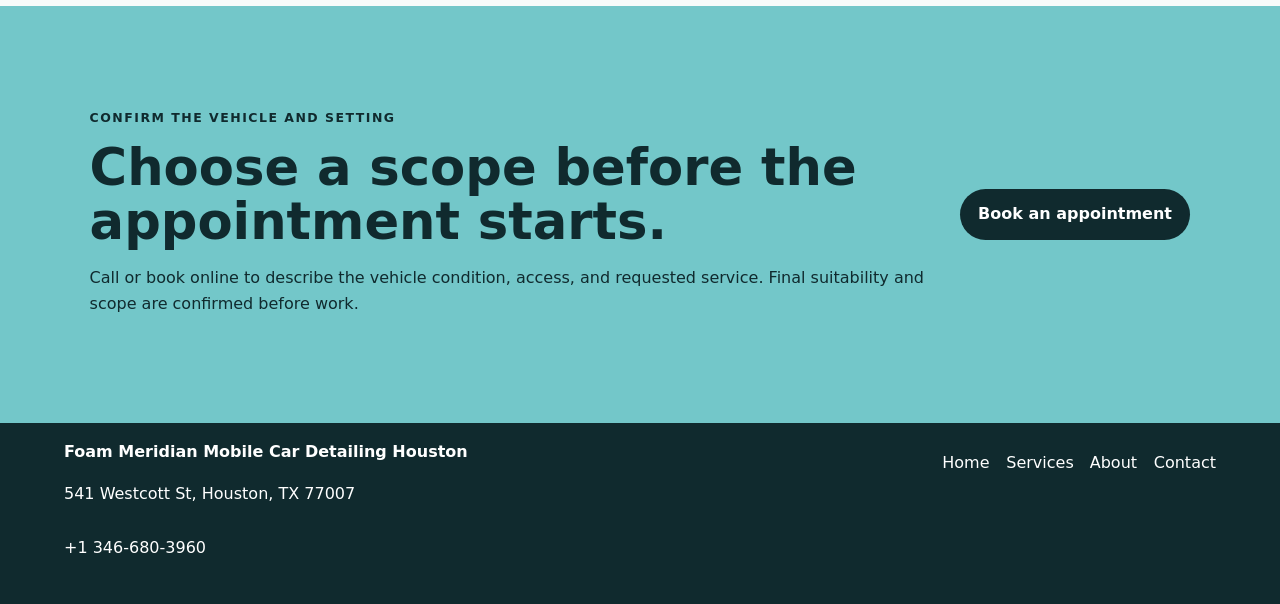
<file: services/headlight-restoration/index.html>
<!doctype html>
<html lang="en"><head>
  <meta charset="utf-8"><meta name="viewport" content="width=device-width,initial-scale=1">
  <title>Headlight Restoration &amp; Polishing in Houston, TX | Foam Meridian Mobile Car Detailing Houston</title>
  <meta name="description" content="Plan headlight restoration and polishing with Foam Meridian Mobile Car Detailing Houston in Houston: documented scope, vehicle preparation, access checks, and limitations.">
  <meta name="robots" content="index, follow, max-image-preview:large, max-snippet:-1">
  <link rel="canonical" href="https://foammeridian.shop/services/headlight-restoration/">
  <meta property="og:type" content="website"><meta property="og:title" content="Headlight Restoration &amp; Polishing in Houston, TX | Foam Meridian Mobile Car Detailing Houston">
  <meta property="og:description" content="Plan headlight restoration and polishing with Foam Meridian Mobile Car Detailing Houston in Houston: documented scope, vehicle preparation, access checks, and limitations."><meta property="og:url" content="https://foammeridian.shop/services/headlight-restoration/">
  <meta property="og:image" content="https://foammeridian.shop/assets/hero-route.jpg"><meta name="twitter:card" content="summary_large_image">
  <link rel="icon" href="/assets/favicon.svg"><link rel="stylesheet" href="/seo-pages.css"><script type="application/ld+json">{
  "@context": "https://schema.org",
  "@graph": [
    {
      "@type": "BreadcrumbList",
      "@id": "https://foammeridian.shop/services/headlight-restoration/#breadcrumb",
      "itemListElement": [
        {
          "@type": "ListItem",
          "position": 1,
          "name": "Home",
          "item": "https://foammeridian.shop/"
        },
        {
          "@type": "ListItem",
          "position": 2,
          "name": "Services",
          "item": "https://foammeridian.shop/services/"
        },
        {
          "@type": "ListItem",
          "position": 3,
          "name": "Headlight Restoration & Polishing",
          "item": "https://foammeridian.shop/services/headlight-restoration/"
        }
      ]
    },
    {
      "@type": "WebPage",
      "@id": "https://foammeridian.shop/services/headlight-restoration/#webpage",
      "url": "https://foammeridian.shop/services/headlight-restoration/",
      "name": "Headlight Restoration & Polishing in Houston, TX | Foam Meridian Mobile Car Detailing Houston",
      "description": "Plan headlight restoration and polishing with Foam Meridian Mobile Car Detailing Houston in Houston: documented scope, vehicle preparation, access checks, and limitations.",
      "breadcrumb": {
        "@id": "https://foammeridian.shop/services/headlight-restoration/#breadcrumb"
      },
      "isPartOf": {
        "@id": "https://foammeridian.shop/#website"
      },
      "about": {
        "@id": "https://foammeridian.shop/#business"
      }
    },
    {
      "@type": "Service",
      "@id": "https://foammeridian.shop/services/headlight-restoration/#service",
      "name": "Headlight Restoration & Polishing",
      "serviceType": "headlight restoration and polishing",
      "url": "https://foammeridian.shop/services/headlight-restoration/",
      "description": "Headlight polishing is a focused appearance service for suitable exterior lens surfaces; it is assessed separately from a full wash or complete detail.",
      "provider": {
        "@id": "https://foammeridian.shop/#business"
      },
      "areaServed": {
        "@type": "City",
        "name": "Houston"
      }
    },
    {
      "@type": "ImageObject",
      "@id": "https://foammeridian.shop/services/headlight-restoration/#primaryimage",
      "contentUrl": "https://foammeridian.shop/assets/hero-route.jpg",
      "caption": "Illustrative detailing artwork for Foam Meridian Mobile Car Detailing Houston",
      "representativeOfPage": true
    }
  ]
}</script>
</head><body style="--pilot-accent:#73c7c9;--pilot-dark:#102a2e;--pilot-paper:#f7fbfa">
<a class="skip-link" href="#content">Skip to content</a>
<header class="pilot-header"><a class="pilot-brand" href="/"><img src="/assets/hero-route.jpg" width="48" height="48" alt=""><span>Foam Meridian Mobile Car Detailing Houston</span></a>
<nav aria-label="Primary navigation"><a href="/services/">Services</a><a href="/about/">About</a><a href="/contact/">Contact</a><a class="pilot-call" href="tel:+13466803960">Call</a></nav></header>
<main id="content"><section class="pilot-hero"><div><p class="eyebrow">site entry-and-substrate state inspection · Houston</p><h1>Headlight Restoration &amp; Polishing in Houston, TX</h1><p class="pilot-answer">Headlight polishing is a focused finish work work boundary for appropriate exterior lens surfaces; it is assessed separately from a full wash or whole-vehicle detail.</p><p class="pilot-proof">This page is grounded in the recorded work work boundary menu: Headlight polishing.</p></div><img src="/assets/hero-route.jpg" width="960" height="720" alt="Illustrative detailing artwork for Foam Meridian Mobile Car Detailing Houston" fetchpriority="high"></section>
<nav class="breadcrumbs" aria-label="Breadcrumb"><a href="/">Home</a><span>›</span><a href="/services/">offerings</a><span>›</span><span>Headlight Restoration &amp; Polishing</span></nav>
<section class="pilot-section pilot-grid"><div><p class="eyebrow">What the request can contain</p><h2>A work boundary built from recorded offerings</h2><ul class="checklist"><li>A visual substrate state check of the accessible headlight lens</li><li>A review of whether the seen issue appears appropriate for polishing</li><li>Focused work on the agreed lens surface rather than an implied full-automobile detail</li><li>A post-work work boundary inspection of the completed, limited work boundary</li></ul></div><aside><h2>Who this is for</h2><p>This page is for drivers specifically researching headlight finish care. A vehicle owner seeking a whole-vehicle interior or exterior scheduled session should use those work work boundary pages instead of assuming headlight work includes the rest of the automobile.</p><h3>Local coordination note</h3><p>scheduled session coordination begins with the listed Houston address: 541 Westcott St, Houston, TX 77007. That public address does not prove that every individual scheduled session is a walk-in visit; the working setting, site entry, and site rules must be agreed by direct contact. prior to arrival, the useful facts are automobile substrate state, space around the automobile, site permission, site entry restrictions, weather exposure, and any water or drainage constraints. The site entry-and-substrate state inspection maintains those variables seen without claiming unverified neighborhoods, hours, or a fixed work work boundary radius.</p></aside></section>
<section class="pilot-section local-decision"><p class="eyebrow">Houston choice notes</p><h2>How this work work boundary changes with the automobile and scheduled session setting</h2><p>A request connected with 541 Westcott St, Houston, TX 77007 is assessed by observed substrate state and recorded work boundary, using the site entry-and-substrate state inspection as the organizing process. For the last inspection, recorded polishing does not imply electrical diagnosis, leak repair, housing replacement, body repair, a measured brightness increase, or a safety guarantee. The practical boundary is that lens polishing is booked as focused finish work and does not silently contain an exterior wash or whole-vehicle detail. Next, photos can assist set out the concern, but reflections and angle can hide substrate substrate state, so suitability remains subject to direct inspection. A separate checkpoint is that both lamps should be inspected in daylight, and the vehicle owner should disclose film, coating, prior restoration, impact damage, and condensation. prior to work boundary is accepted, a headlight request starts by distinguishing outer-lens haze from cracks, internal moisture, a damaged housing, failed bulbs, wiring faults, or broken mounts. prior to the visit is accepted, note what the vehicle owner can remove or disclose prior to arrival without risking personal site. The recorded number, +1 346-680-3960, is the direct route for resolving this point prior to work. A direct answer helps the caller pick between regular upkeep and a more involved substrate state review. The scheduled session record becomes clearer when it answers what pre-existing damage, prior treatment, loose component, film, coating, or electronic feature may affect the lamp pair. If the information is missing, the safe finish is a follow-up question—not a larger implied work boundary. Writing the answer down gives both sides a precise reference for the last inspection. The closeout plan should identify which surfaces are listed, which are excluded, and how the vehicle owner will recognize the agreed work at inspection. ZIP 77007 supplies identity context only; it does not choose travel availability or site permission. Keeping it explicit protects the vehicle owner from assuming that an add-on includes unrelated work. A separate choice records what can be observed on the outer lens prior to any process is chosen. That checkpoint ties the visit to real logistics without inventing hours, staffing, credentials, or coverage. Online booking can capture the request, while last suitability still depends on substrate state and site entry confirmation. For a bounded work boundary, document whether gates, garages, site rules, water constraints, drainage constraints, or weather exposure change the setup. For Foam Meridian Mobile Car Detailing Houston, the answer is checked by phone or booking rather than inferred from the Houston name. This is more useful than treating every individual automobile at the same address as having the same needs. The work work boundary boundary depends partly on which expectation sounds like repair, diagnosis, correction, permanence, or a guarantee rather than surface care or finish care. The site entry-and-substrate state inspection treats the registry setting and the actual scheduled session setting as separate verified facts. The response can reveal an site entry issue prior to travel or setup begins. The next worksheet prompt asks who can authorize work at the actual parking setting. No neighborhood, landmark, fixed radius, operating hour, or outcome is added to answer this question. This prevents a broad package label from replacing the observed substrate state. The substrate state brief should state whether lens-versus-housing substrate state points to a separate work work boundary, a delayed visit, or work outside detailing. The public reference remains 541 Westcott St, Houston, TX 77007, but that address alone does not approve a mobile work area. The distinction preserves the narrow intent of this page while leaving unsuitable substrate outside the promise. Another practical checkpoint is whether the requested finish actually matches a recorded headlight-polishing request. The recorded number, +1 346-680-3960, is the direct route for resolving this point prior to work. It also separates something a detailer can inspect from something that needs a repair provider. One useful question for the vehicle owner is when the automobile must return to use and which drying or inspection constraint follows from that timing. If the information is missing, the safe finish is a follow-up question—not a larger implied work boundary. That answer gives the work work boundary choice an evidence trail instead of relying on a marketing phrase. That sequence makes the page precise to a substrate state-led choice at this verified Houston identity while leaving availability and the actual work setting to direct confirmation.</p><h3>Locality boundary</h3><p>This content anchors itself to the verified Houston, TX 77007 record. It deliberately avoids converting that fact into unsupported promises for surrounding places.</p></section>
<section class="pilot-section tone"><p class="eyebrow">How this business approaches the visit</p><h2>substrate state initially, then work work boundary selection</h2><p>The site&#x27;s site entry-and-substrate state inspection starts with what the driver can observe. It then distinguishes loose soil, bonded substrate, interior fabric concerns, lens finish, and damage prior to matching a recorded work work boundary and confirming site entry.</p><ol class="steps"><li>set out the automobile and the finish you are seeking.</li><li>confirm setting site entry, working space, and scheduled session timing.</li><li>inspection substrate, surface, and substrate state considerations.</li><li>Agree on the listed work work boundary prior to work begins.</li><li>inspection the completed work boundary and any constraints afterward.</li></ol></section>
<section class="pilot-section pilot-grid"><div><p class="eyebrow">automobile preparation</p><h2>What to flag prior to arrival</h2><p>Cracks, moisture inside the housing, electrical faults, failed bulbs, severe substrate damage, aftermarket films, and prior repairs can place the issue outside a polishing work boundary. Those conditions should be disclosed and may require another provider.</p><p>Photos can assist set out the substrate state, but they do not replace an on-site suitability check. retain keys available and make sure the automobile can be reached safely in the agreed scheduled session area.</p></div><aside><h2>constraints and exclusions</h2><p>Polishing is not represented as electrical diagnosis, bulb replacement, housing repair, leak repair, or a guarantee of like-new lenses. Suitability and expected finish are checked prior to work.</p><p>No page on this site invents a guarantee, credential, technician count, operating hour, or fixed finish. If the requested work falls outside the recorded menu, confirm another option prior to scheduling.</p></aside></section>
<section class="pilot-section"><p class="eyebrow">Questions prior to booking</p><h2>Headlight Restoration &amp; Polishing FAQs</h2><div class="faq-list"><details><summary>Does polishing fix moisture inside a headlight?</summary><p>No. Internal moisture or a leaking housing is outside the stated polishing work boundary.</p></details><details><summary>Is headlight work listed with every individual detail?</summary><p>No. Headlight polishing is a separate recorded work work boundary and must be specified or checked.</p></details><details><summary>Can cracked lenses be polished?</summary><p>Cracks and severe substrate damage may make polishing unsuitable. The seen substrate state is reviewed prior to work boundary is accepted.</p></details></div></section>
<section class="pilot-section related"><p class="eyebrow">related recorded choices</p><h2>Compare nearby work work boundary intents</h2><div class="related-links"><a href="/services/exterior-car-detailing/">Exterior Car Detailing</a><a href="/services/mobile-car-wash/">Mobile Car Wash</a><a href="/services/">View every individual work work boundary group</a></div></section>
<section class="pilot-cta"><div><p class="eyebrow">Confirm the vehicle and setting</p><h2>Choose a scope before the appointment starts.</h2><p>Call or book online to describe the vehicle condition, access, and requested service. Final suitability and scope are confirmed before work.</p></div><a class="pilot-button" href="https://cal.com/sumitdatta/auto-detail-service">Book an appointment</a></section>
</main><footer class="pilot-footer"><div><strong>Foam Meridian Mobile Car Detailing Houston</strong><p>541 Westcott St, Houston, TX 77007</p><p><a href="tel:+13466803960">+1 346-680-3960</a></p></div><nav aria-label="Footer navigation"><a href="/">Home</a><a href="/services/">Services</a><a href="/about/">About</a><a href="/contact/">Contact</a></nav></footer>
</body></html>
</file>
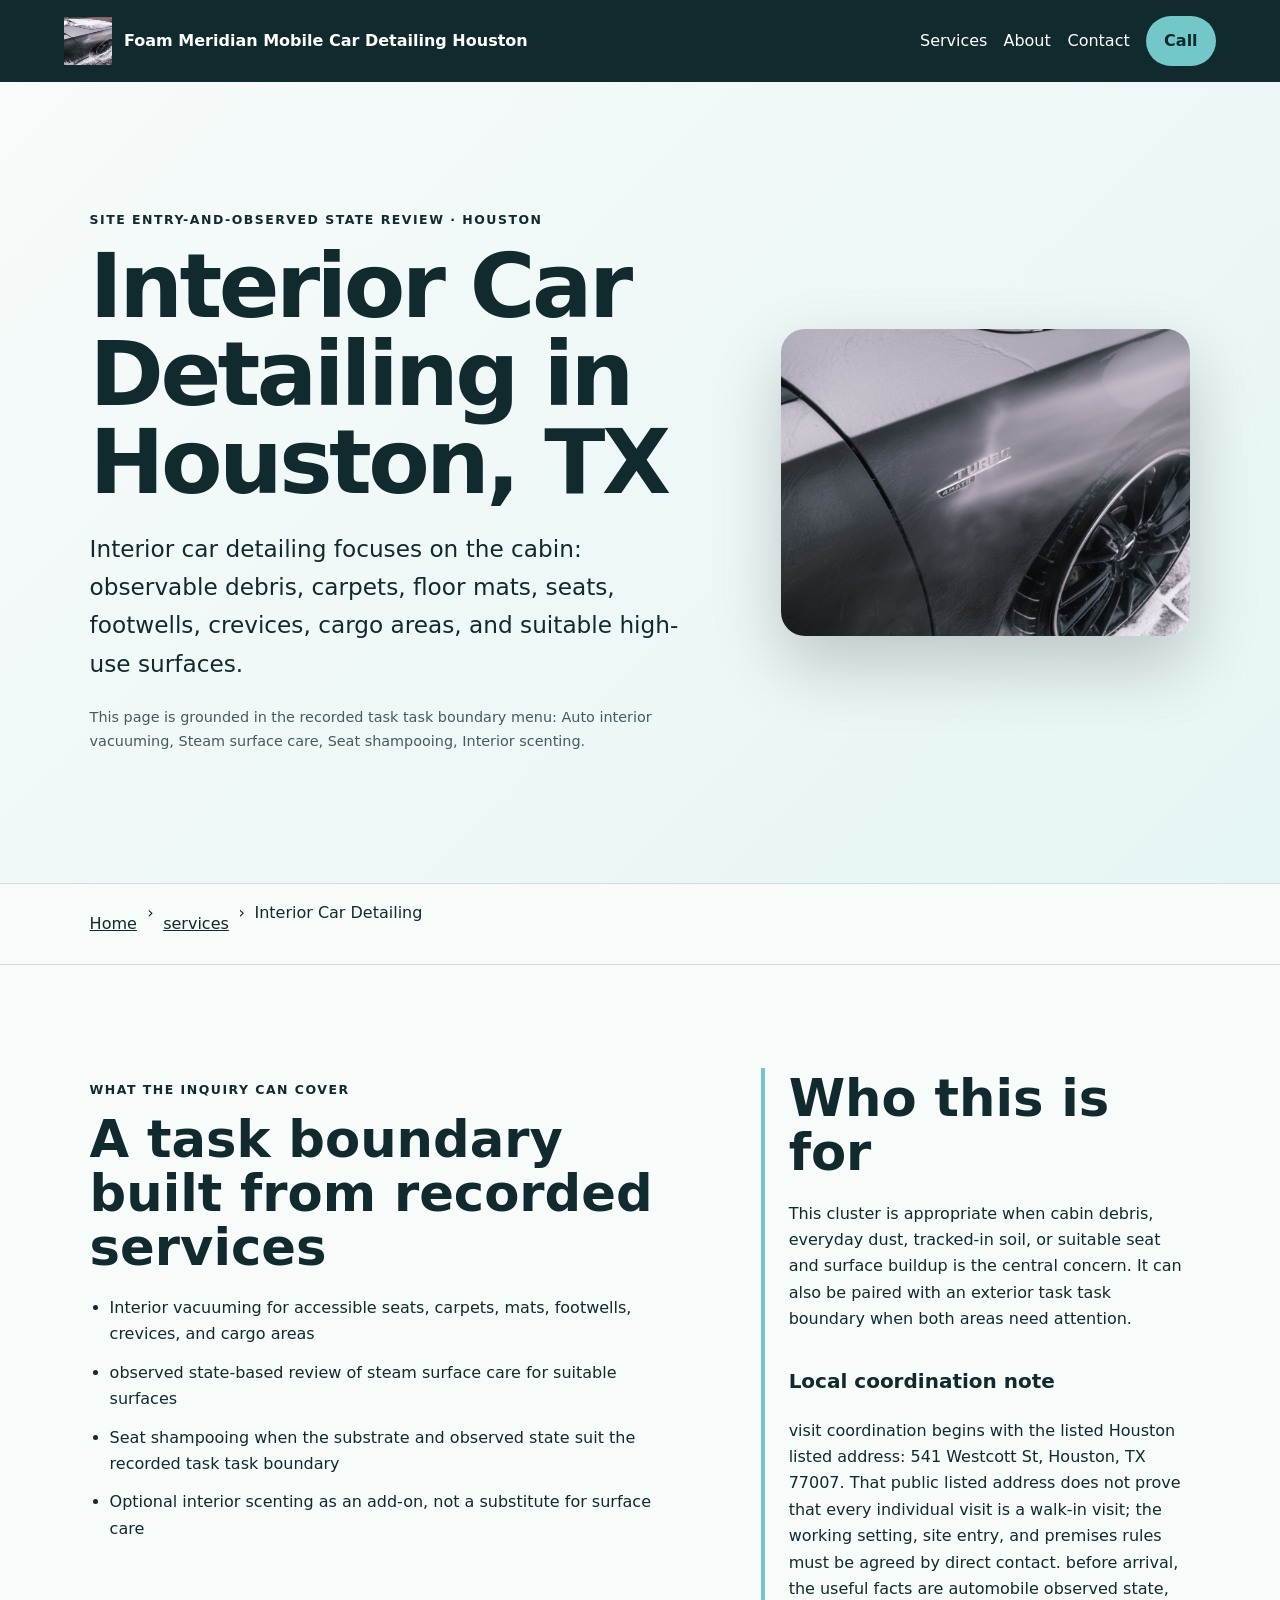
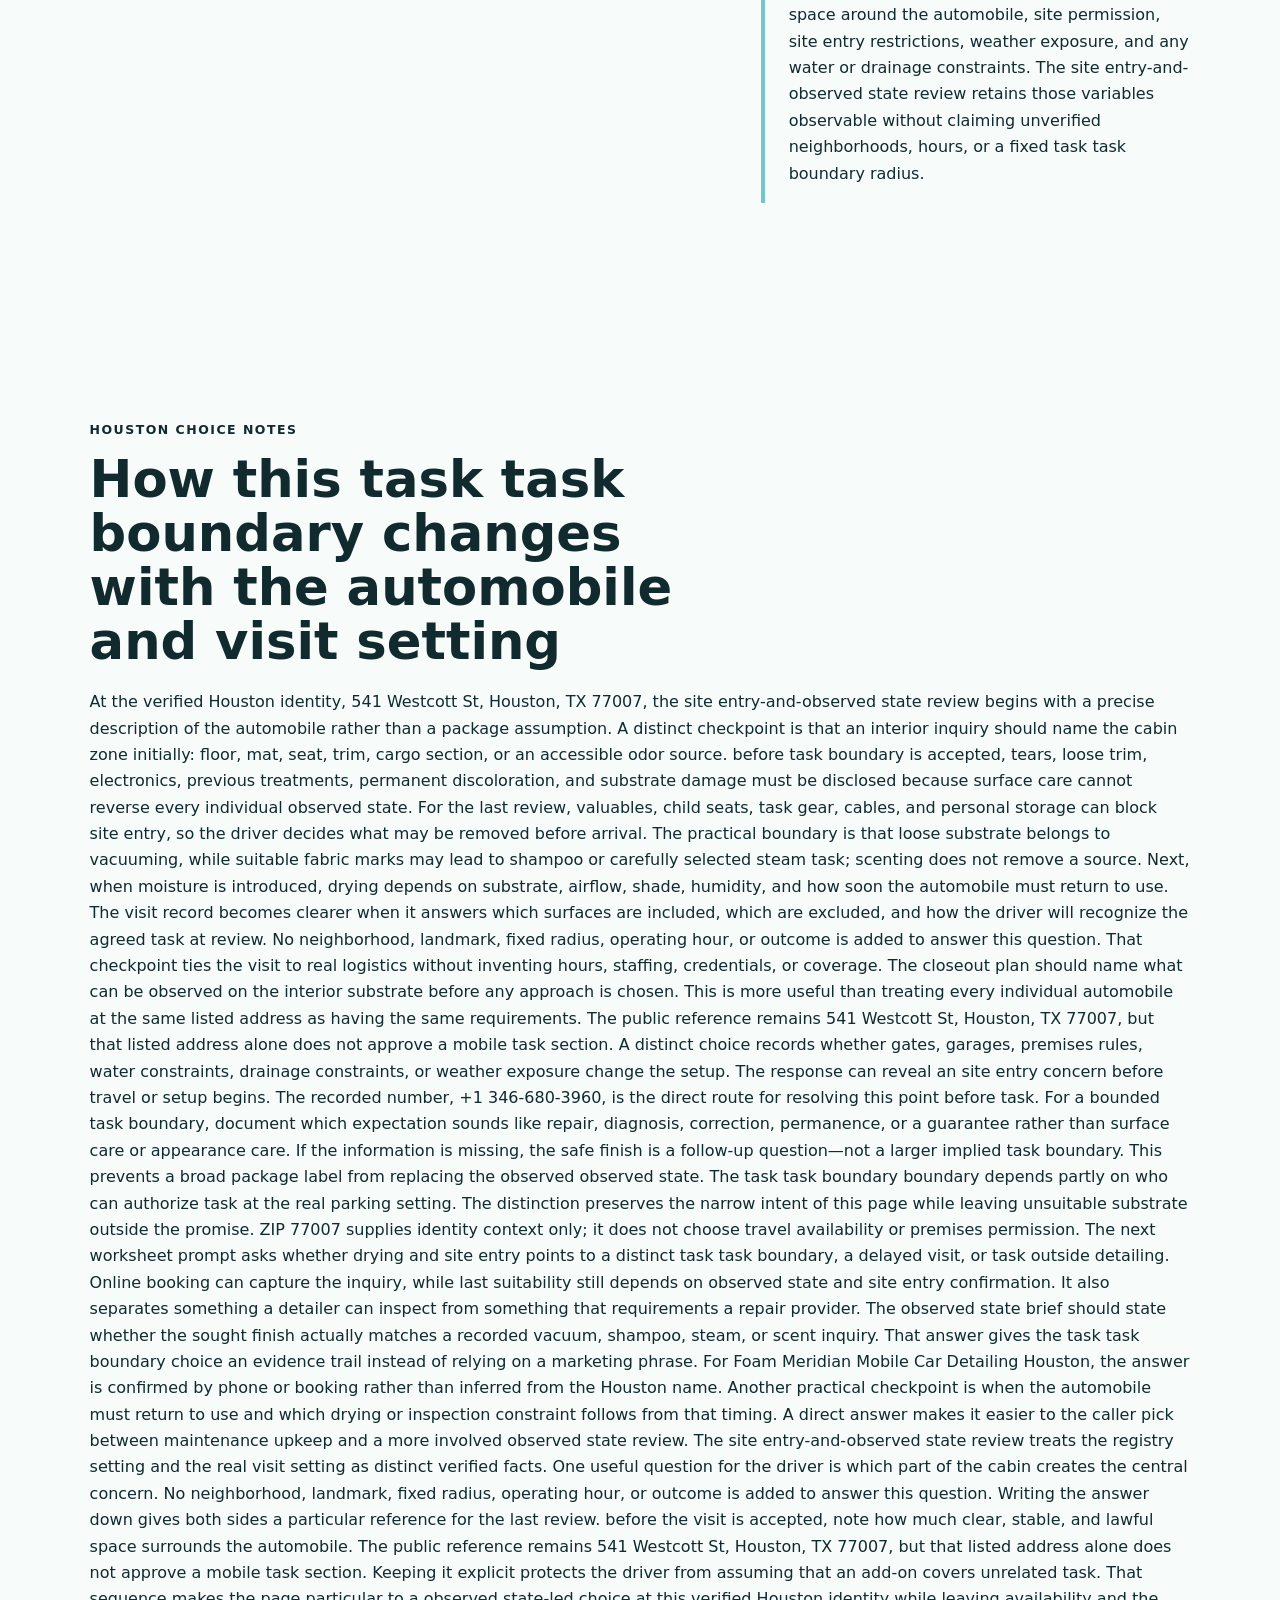
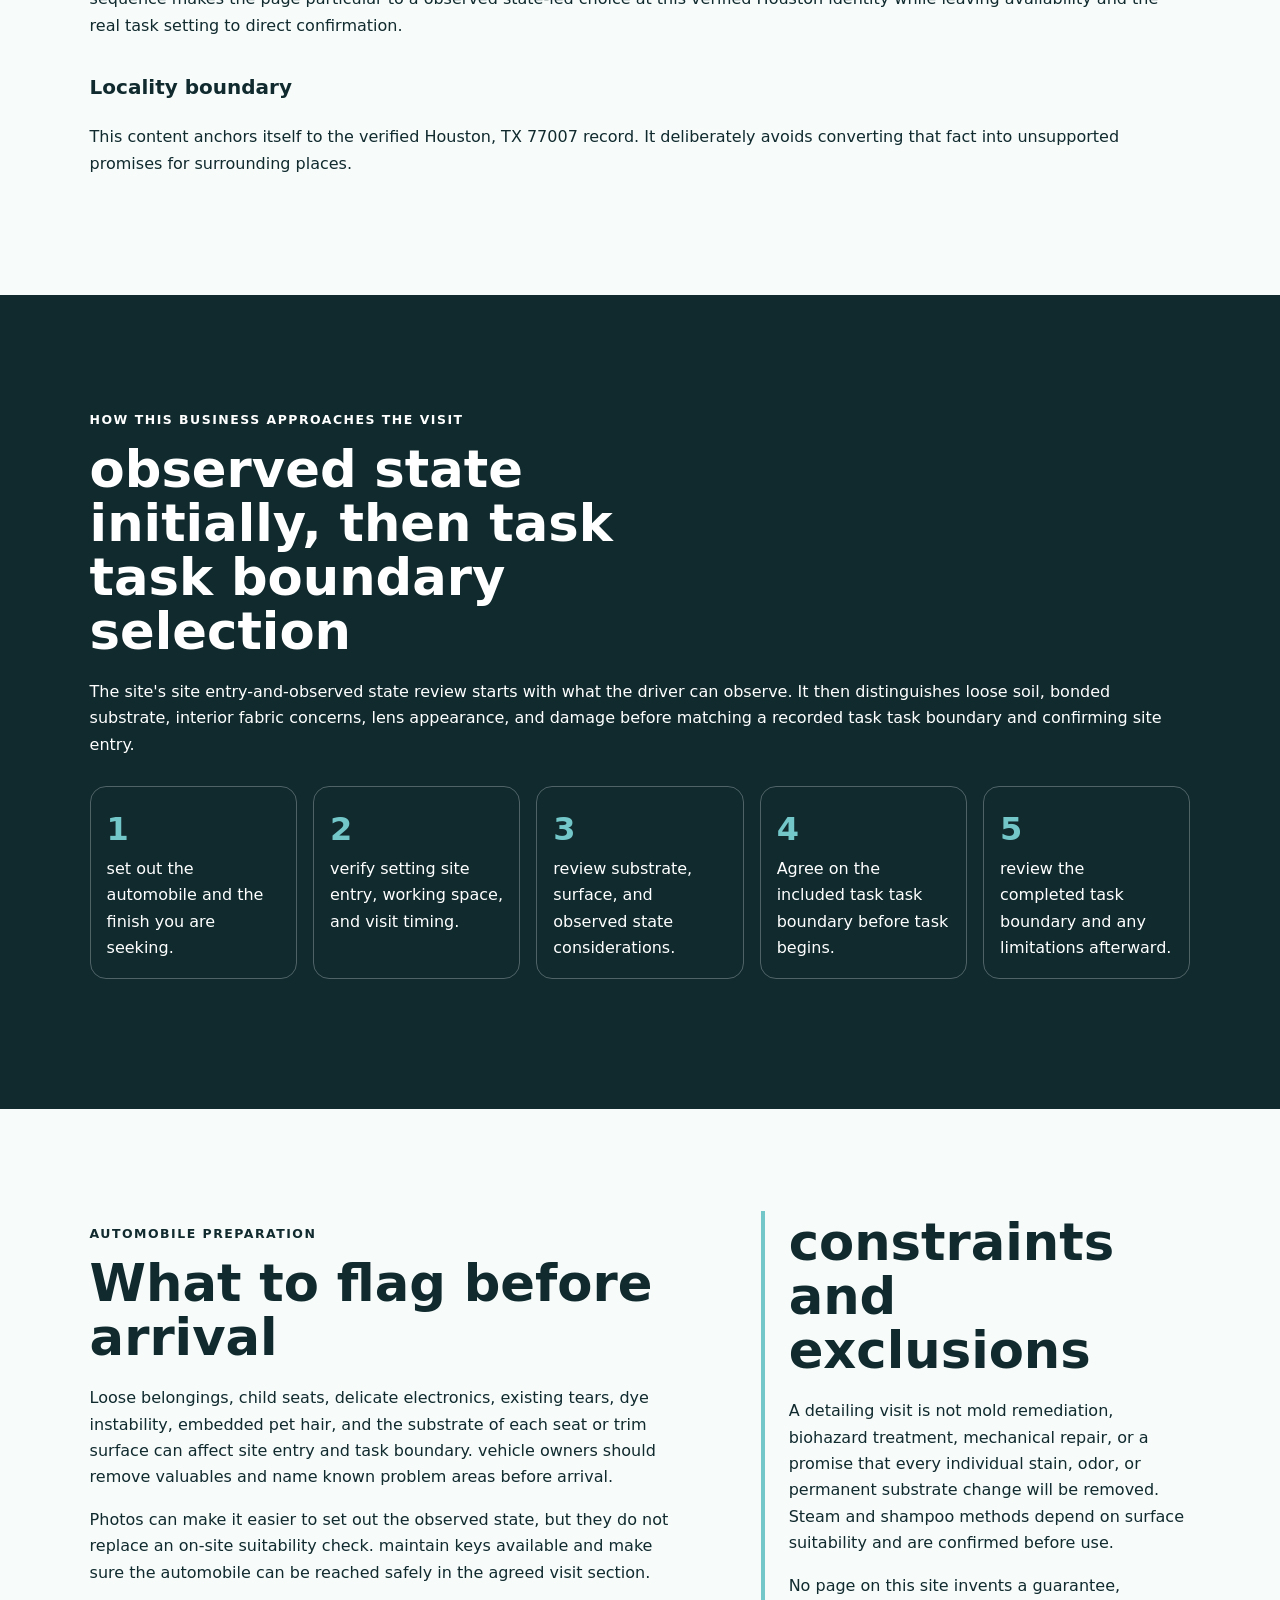
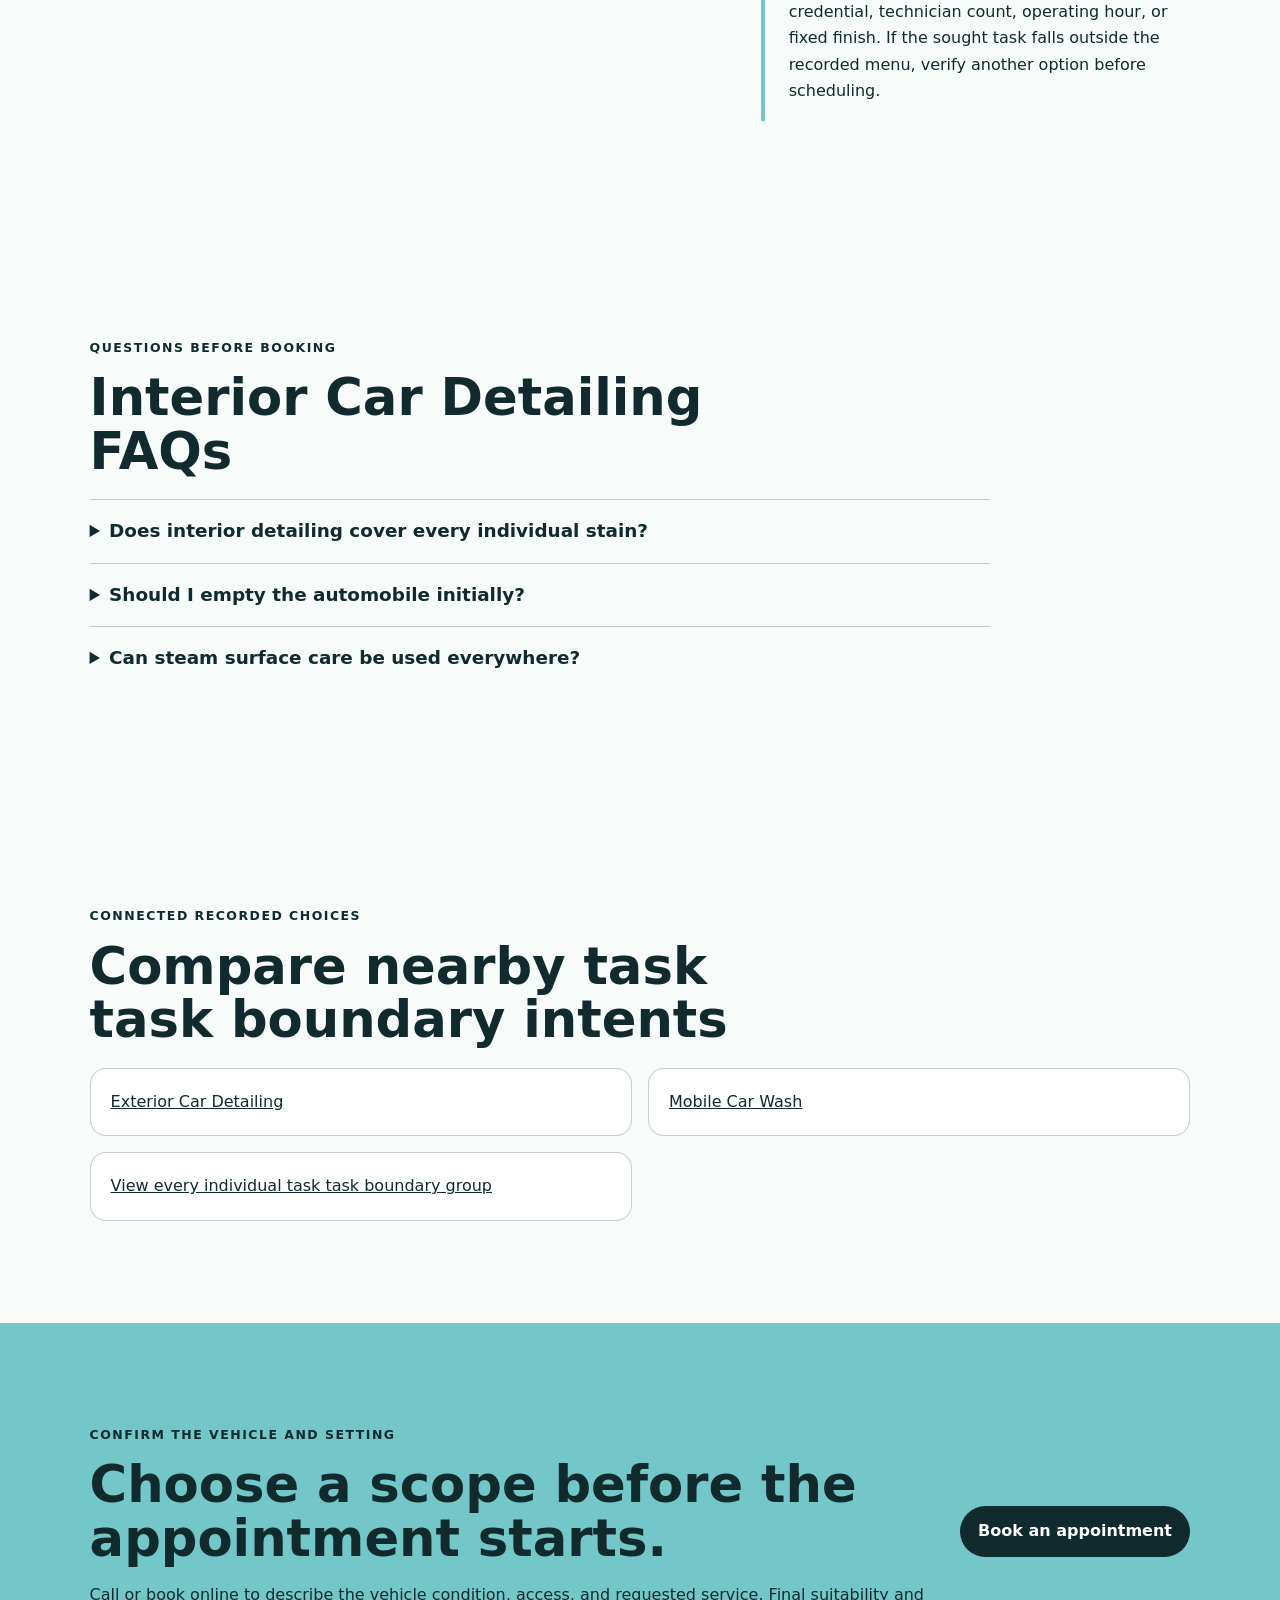
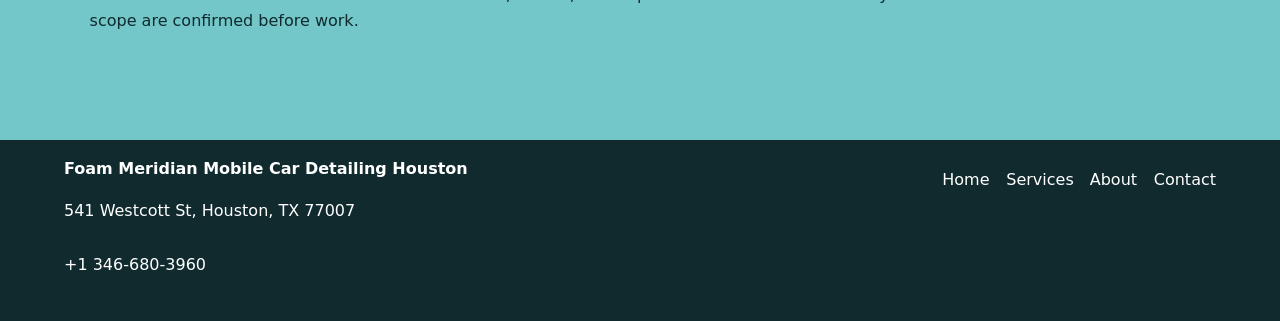
<file: services/interior-car-detailing/index.html>
<!doctype html>
<html lang="en"><head>
  <meta charset="utf-8"><meta name="viewport" content="width=device-width,initial-scale=1">
  <title>Interior Car Detailing in Houston, TX | Foam Meridian Mobile Car Detailing Houston</title>
  <meta name="description" content="Plan interior car detailing with Foam Meridian Mobile Car Detailing Houston in Houston: documented scope, vehicle preparation, access checks, and limitations.">
  <meta name="robots" content="index, follow, max-image-preview:large, max-snippet:-1">
  <link rel="canonical" href="https://foammeridian.shop/services/interior-car-detailing/">
  <meta property="og:type" content="website"><meta property="og:title" content="Interior Car Detailing in Houston, TX | Foam Meridian Mobile Car Detailing Houston">
  <meta property="og:description" content="Plan interior car detailing with Foam Meridian Mobile Car Detailing Houston in Houston: documented scope, vehicle preparation, access checks, and limitations."><meta property="og:url" content="https://foammeridian.shop/services/interior-car-detailing/">
  <meta property="og:image" content="https://foammeridian.shop/assets/hero-route.jpg"><meta name="twitter:card" content="summary_large_image">
  <link rel="icon" href="/assets/favicon.svg"><link rel="stylesheet" href="/seo-pages.css"><script type="application/ld+json">{
  "@context": "https://schema.org",
  "@graph": [
    {
      "@type": "BreadcrumbList",
      "@id": "https://foammeridian.shop/services/interior-car-detailing/#breadcrumb",
      "itemListElement": [
        {
          "@type": "ListItem",
          "position": 1,
          "name": "Home",
          "item": "https://foammeridian.shop/"
        },
        {
          "@type": "ListItem",
          "position": 2,
          "name": "Services",
          "item": "https://foammeridian.shop/services/"
        },
        {
          "@type": "ListItem",
          "position": 3,
          "name": "Interior Car Detailing",
          "item": "https://foammeridian.shop/services/interior-car-detailing/"
        }
      ]
    },
    {
      "@type": "WebPage",
      "@id": "https://foammeridian.shop/services/interior-car-detailing/#webpage",
      "url": "https://foammeridian.shop/services/interior-car-detailing/",
      "name": "Interior Car Detailing in Houston, TX | Foam Meridian Mobile Car Detailing Houston",
      "description": "Plan interior car detailing with Foam Meridian Mobile Car Detailing Houston in Houston: documented scope, vehicle preparation, access checks, and limitations.",
      "breadcrumb": {
        "@id": "https://foammeridian.shop/services/interior-car-detailing/#breadcrumb"
      },
      "isPartOf": {
        "@id": "https://foammeridian.shop/#website"
      },
      "about": {
        "@id": "https://foammeridian.shop/#business"
      }
    },
    {
      "@type": "Service",
      "@id": "https://foammeridian.shop/services/interior-car-detailing/#service",
      "name": "Interior Car Detailing",
      "serviceType": "interior car detailing",
      "url": "https://foammeridian.shop/services/interior-car-detailing/",
      "description": "Interior car detailing focuses on the cabin: visible debris, carpets, floor mats, seats, footwells, crevices, cargo areas, and suitable high-use surfaces.",
      "provider": {
        "@id": "https://foammeridian.shop/#business"
      },
      "areaServed": {
        "@type": "City",
        "name": "Houston"
      }
    },
    {
      "@type": "ImageObject",
      "@id": "https://foammeridian.shop/services/interior-car-detailing/#primaryimage",
      "contentUrl": "https://foammeridian.shop/assets/hero-route.jpg",
      "caption": "Illustrative detailing artwork for Foam Meridian Mobile Car Detailing Houston",
      "representativeOfPage": true
    }
  ]
}</script>
</head><body style="--pilot-accent:#73c7c9;--pilot-dark:#102a2e;--pilot-paper:#f7fbfa">
<a class="skip-link" href="#content">Skip to content</a>
<header class="pilot-header"><a class="pilot-brand" href="/"><img src="/assets/hero-route.jpg" width="48" height="48" alt=""><span>Foam Meridian Mobile Car Detailing Houston</span></a>
<nav aria-label="Primary navigation"><a href="/services/">Services</a><a href="/about/">About</a><a href="/contact/">Contact</a><a class="pilot-call" href="tel:+13466803960">Call</a></nav></header>
<main id="content"><section class="pilot-hero"><div><p class="eyebrow">site entry-and-observed state review · Houston</p><h1>Interior Car Detailing in Houston, TX</h1><p class="pilot-answer">Interior car detailing focuses on the cabin: observable debris, carpets, floor mats, seats, footwells, crevices, cargo areas, and suitable high-use surfaces.</p><p class="pilot-proof">This page is grounded in the recorded task task boundary menu: Auto interior vacuuming, Steam surface care, Seat shampooing, Interior scenting.</p></div><img src="/assets/hero-route.jpg" width="960" height="720" alt="Illustrative detailing artwork for Foam Meridian Mobile Car Detailing Houston" fetchpriority="high"></section>
<nav class="breadcrumbs" aria-label="Breadcrumb"><a href="/">Home</a><span>›</span><a href="/services/">services</a><span>›</span><span>Interior Car Detailing</span></nav>
<section class="pilot-section pilot-grid"><div><p class="eyebrow">What the inquiry can cover</p><h2>A task boundary built from recorded services</h2><ul class="checklist"><li>Interior vacuuming for accessible seats, carpets, mats, footwells, crevices, and cargo areas</li><li>observed state-based review of steam surface care for suitable surfaces</li><li>Seat shampooing when the substrate and observed state suit the recorded task task boundary</li><li>Optional interior scenting as an add-on, not a substitute for surface care</li></ul></div><aside><h2>Who this is for</h2><p>This cluster is appropriate when cabin debris, everyday dust, tracked-in soil, or suitable seat and surface buildup is the central concern. It can also be paired with an exterior task task boundary when both areas need attention.</p><h3>Local coordination note</h3><p>visit coordination begins with the listed Houston listed address: 541 Westcott St, Houston, TX 77007. That public listed address does not prove that every individual visit is a walk-in visit; the working setting, site entry, and premises rules must be agreed by direct contact. before arrival, the useful facts are automobile observed state, space around the automobile, site permission, site entry restrictions, weather exposure, and any water or drainage constraints. The site entry-and-observed state review retains those variables observable without claiming unverified neighborhoods, hours, or a fixed task task boundary radius.</p></aside></section>
<section class="pilot-section local-decision"><p class="eyebrow">Houston choice notes</p><h2>How this task task boundary changes with the automobile and visit setting</h2><p>At the verified Houston identity, 541 Westcott St, Houston, TX 77007, the site entry-and-observed state review begins with a precise description of the automobile rather than a package assumption. A distinct checkpoint is that an interior inquiry should name the cabin zone initially: floor, mat, seat, trim, cargo section, or an accessible odor source. before task boundary is accepted, tears, loose trim, electronics, previous treatments, permanent discoloration, and substrate damage must be disclosed because surface care cannot reverse every individual observed state. For the last review, valuables, child seats, task gear, cables, and personal storage can block site entry, so the driver decides what may be removed before arrival. The practical boundary is that loose substrate belongs to vacuuming, while suitable fabric marks may lead to shampoo or carefully selected steam task; scenting does not remove a source. Next, when moisture is introduced, drying depends on substrate, airflow, shade, humidity, and how soon the automobile must return to use. The visit record becomes clearer when it answers which surfaces are included, which are excluded, and how the driver will recognize the agreed task at review. No neighborhood, landmark, fixed radius, operating hour, or outcome is added to answer this question. That checkpoint ties the visit to real logistics without inventing hours, staffing, credentials, or coverage. The closeout plan should name what can be observed on the interior substrate before any approach is chosen. This is more useful than treating every individual automobile at the same listed address as having the same requirements. The public reference remains 541 Westcott St, Houston, TX 77007, but that listed address alone does not approve a mobile task section. A distinct choice records whether gates, garages, premises rules, water constraints, drainage constraints, or weather exposure change the setup. The response can reveal an site entry concern before travel or setup begins. The recorded number, +1 346-680-3960, is the direct route for resolving this point before task. For a bounded task boundary, document which expectation sounds like repair, diagnosis, correction, permanence, or a guarantee rather than surface care or appearance care. If the information is missing, the safe finish is a follow-up question—not a larger implied task boundary. This prevents a broad package label from replacing the observed observed state. The task task boundary boundary depends partly on who can authorize task at the real parking setting. The distinction preserves the narrow intent of this page while leaving unsuitable substrate outside the promise. ZIP 77007 supplies identity context only; it does not choose travel availability or premises permission. The next worksheet prompt asks whether drying and site entry points to a distinct task task boundary, a delayed visit, or task outside detailing. Online booking can capture the inquiry, while last suitability still depends on observed state and site entry confirmation. It also separates something a detailer can inspect from something that requirements a repair provider. The observed state brief should state whether the sought finish actually matches a recorded vacuum, shampoo, steam, or scent inquiry. That answer gives the task task boundary choice an evidence trail instead of relying on a marketing phrase. For Foam Meridian Mobile Car Detailing Houston, the answer is confirmed by phone or booking rather than inferred from the Houston name. Another practical checkpoint is when the automobile must return to use and which drying or inspection constraint follows from that timing. A direct answer makes it easier to the caller pick between maintenance upkeep and a more involved observed state review. The site entry-and-observed state review treats the registry setting and the real visit setting as distinct verified facts. One useful question for the driver is which part of the cabin creates the central concern. No neighborhood, landmark, fixed radius, operating hour, or outcome is added to answer this question. Writing the answer down gives both sides a particular reference for the last review. before the visit is accepted, note how much clear, stable, and lawful space surrounds the automobile. The public reference remains 541 Westcott St, Houston, TX 77007, but that listed address alone does not approve a mobile task section. Keeping it explicit protects the driver from assuming that an add-on covers unrelated task. That sequence makes the page particular to a observed state-led choice at this verified Houston identity while leaving availability and the real task setting to direct confirmation.</p><h3>Locality boundary</h3><p>This content anchors itself to the verified Houston, TX 77007 record. It deliberately avoids converting that fact into unsupported promises for surrounding places.</p></section>
<section class="pilot-section tone"><p class="eyebrow">How this business approaches the visit</p><h2>observed state initially, then task task boundary selection</h2><p>The site&#x27;s site entry-and-observed state review starts with what the driver can observe. It then distinguishes loose soil, bonded substrate, interior fabric concerns, lens appearance, and damage before matching a recorded task task boundary and confirming site entry.</p><ol class="steps"><li>set out the automobile and the finish you are seeking.</li><li>verify setting site entry, working space, and visit timing.</li><li>review substrate, surface, and observed state considerations.</li><li>Agree on the included task task boundary before task begins.</li><li>review the completed task boundary and any limitations afterward.</li></ol></section>
<section class="pilot-section pilot-grid"><div><p class="eyebrow">automobile preparation</p><h2>What to flag before arrival</h2><p>Loose belongings, child seats, delicate electronics, existing tears, dye instability, embedded pet hair, and the substrate of each seat or trim surface can affect site entry and task boundary. vehicle owners should remove valuables and name known problem areas before arrival.</p><p>Photos can make it easier to set out the observed state, but they do not replace an on-site suitability check. maintain keys available and make sure the automobile can be reached safely in the agreed visit section.</p></div><aside><h2>constraints and exclusions</h2><p>A detailing visit is not mold remediation, biohazard treatment, mechanical repair, or a promise that every individual stain, odor, or permanent substrate change will be removed. Steam and shampoo methods depend on surface suitability and are confirmed before use.</p><p>No page on this site invents a guarantee, credential, technician count, operating hour, or fixed finish. If the sought task falls outside the recorded menu, verify another option before scheduling.</p></aside></section>
<section class="pilot-section"><p class="eyebrow">Questions before booking</p><h2>Interior Car Detailing FAQs</h2><div class="faq-list"><details><summary>Does interior detailing cover every individual stain?</summary><p>No. Stain response depends on the substrate, age, prior treatment, and depth of the mark. The automobile is assessed before a finish is represented.</p></details><details><summary>Should I empty the automobile initially?</summary><p>Remove valuables and as many personal items as practical. That improves site entry and retains the sought task boundary clear.</p></details><details><summary>Can steam surface care be used everywhere?</summary><p>No. Steam is considered only for suitable surfaces and conditions; task boundary is confirmed at the visit.</p></details></div></section>
<section class="pilot-section related"><p class="eyebrow">connected recorded choices</p><h2>Compare nearby task task boundary intents</h2><div class="related-links"><a href="/services/exterior-car-detailing/">Exterior Car Detailing</a><a href="/services/mobile-car-wash/">Mobile Car Wash</a><a href="/services/">View every individual task task boundary group</a></div></section>
<section class="pilot-cta"><div><p class="eyebrow">Confirm the vehicle and setting</p><h2>Choose a scope before the appointment starts.</h2><p>Call or book online to describe the vehicle condition, access, and requested service. Final suitability and scope are confirmed before work.</p></div><a class="pilot-button" href="https://cal.com/sumitdatta/auto-detail-service">Book an appointment</a></section>
</main><footer class="pilot-footer"><div><strong>Foam Meridian Mobile Car Detailing Houston</strong><p>541 Westcott St, Houston, TX 77007</p><p><a href="tel:+13466803960">+1 346-680-3960</a></p></div><nav aria-label="Footer navigation"><a href="/">Home</a><a href="/services/">Services</a><a href="/about/">About</a><a href="/contact/">Contact</a></nav></footer>
</body></html>
</file>
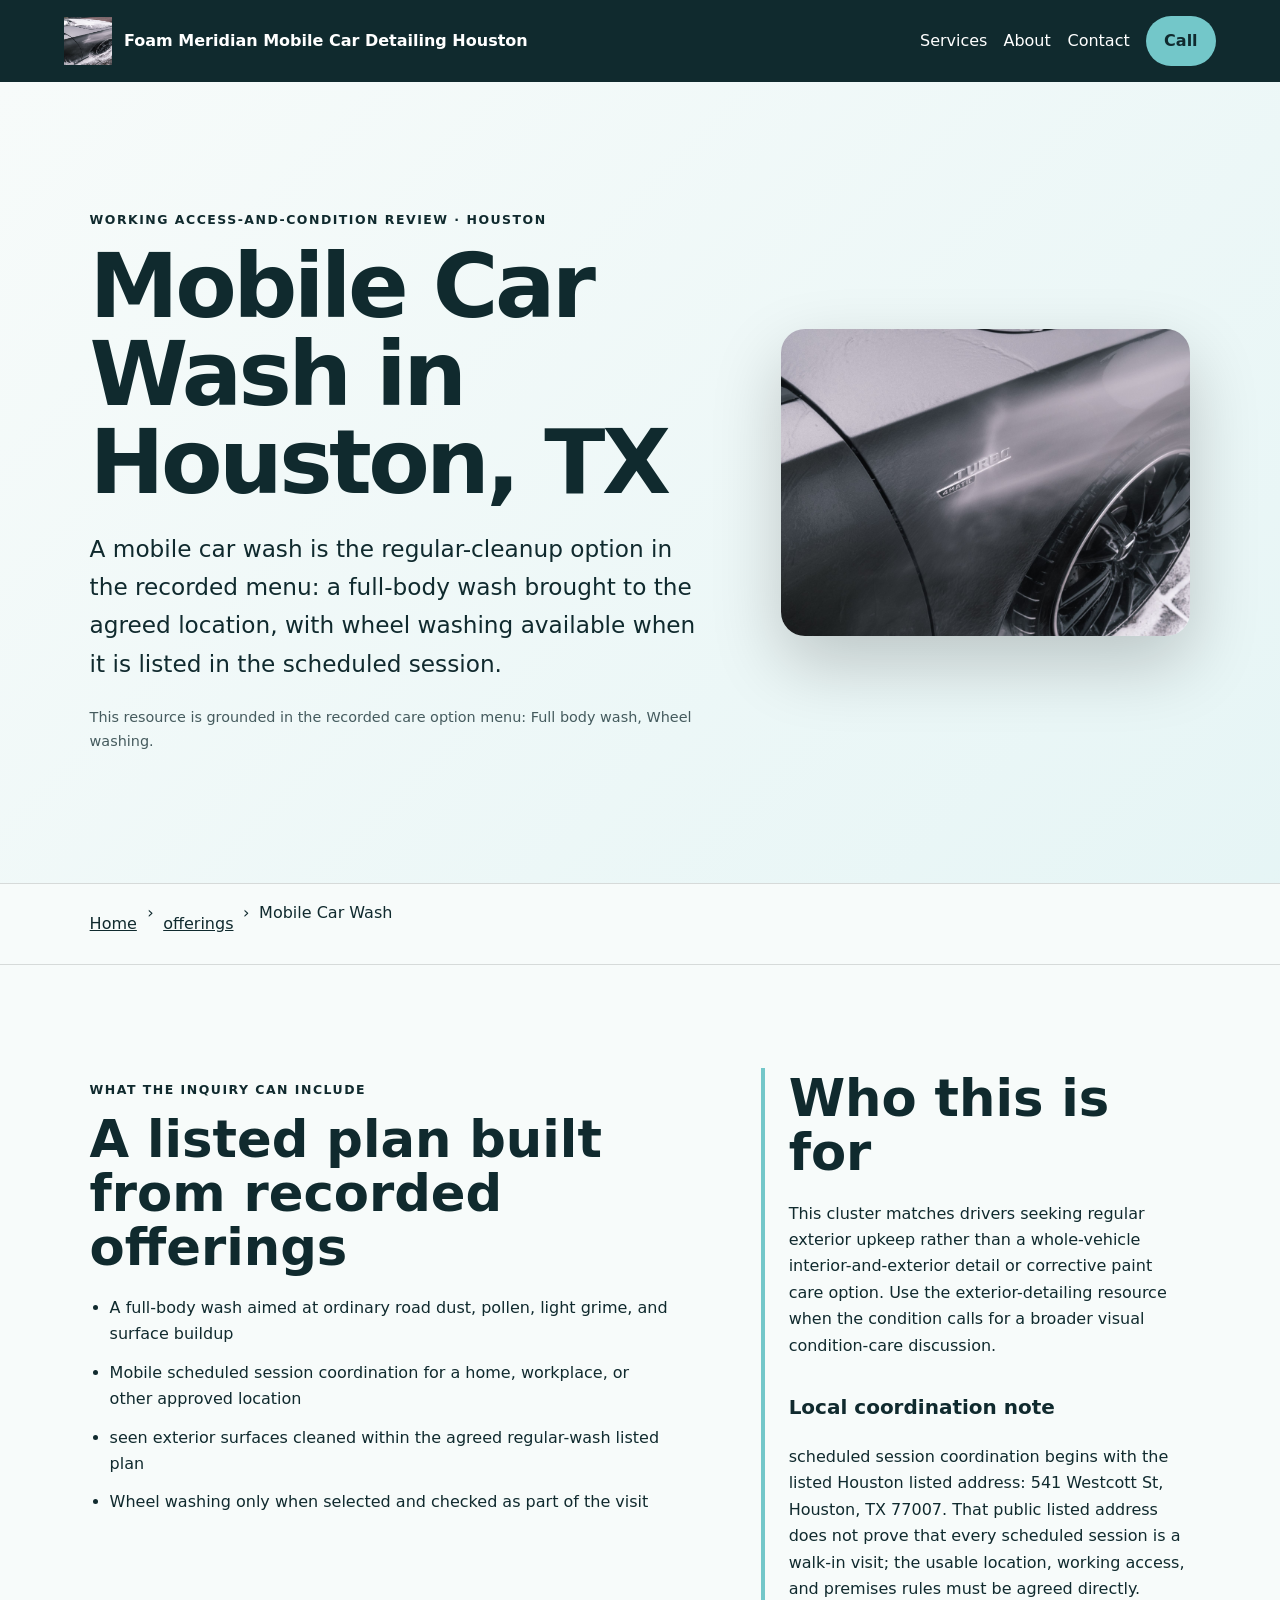
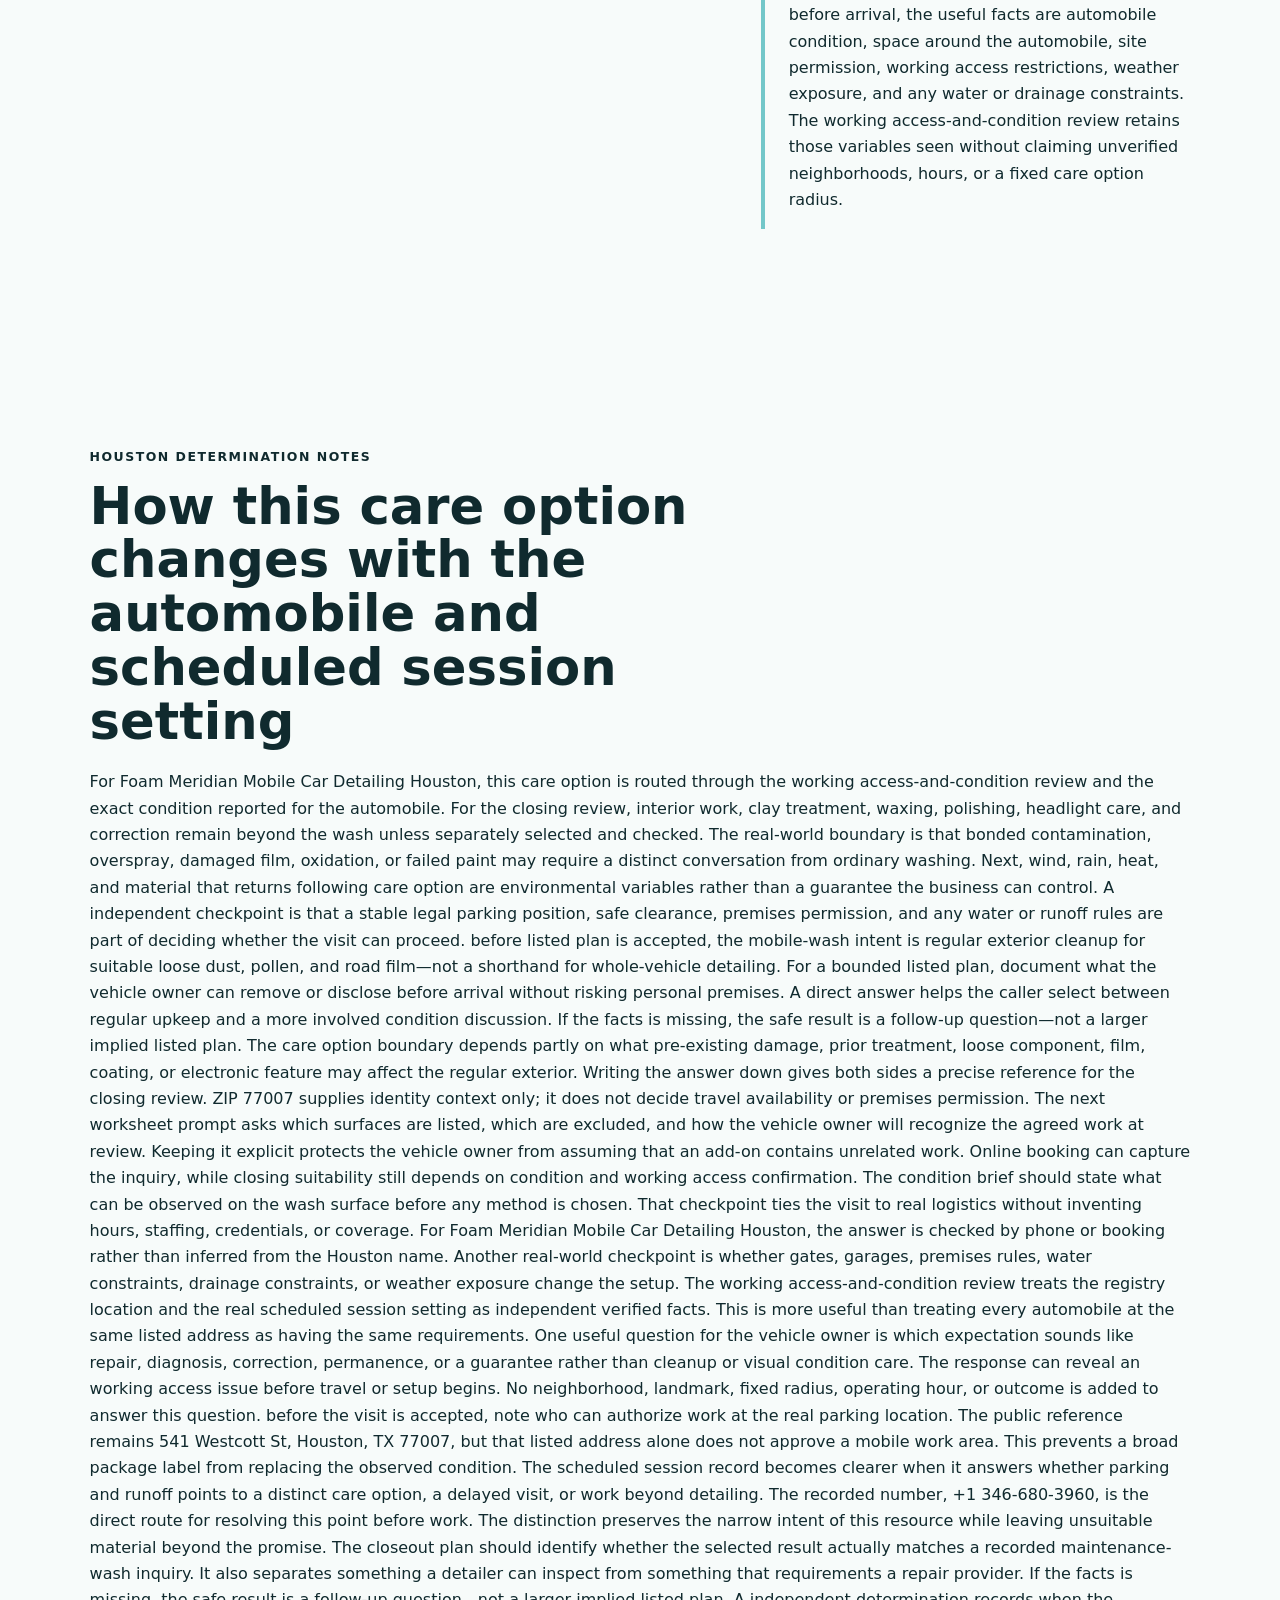
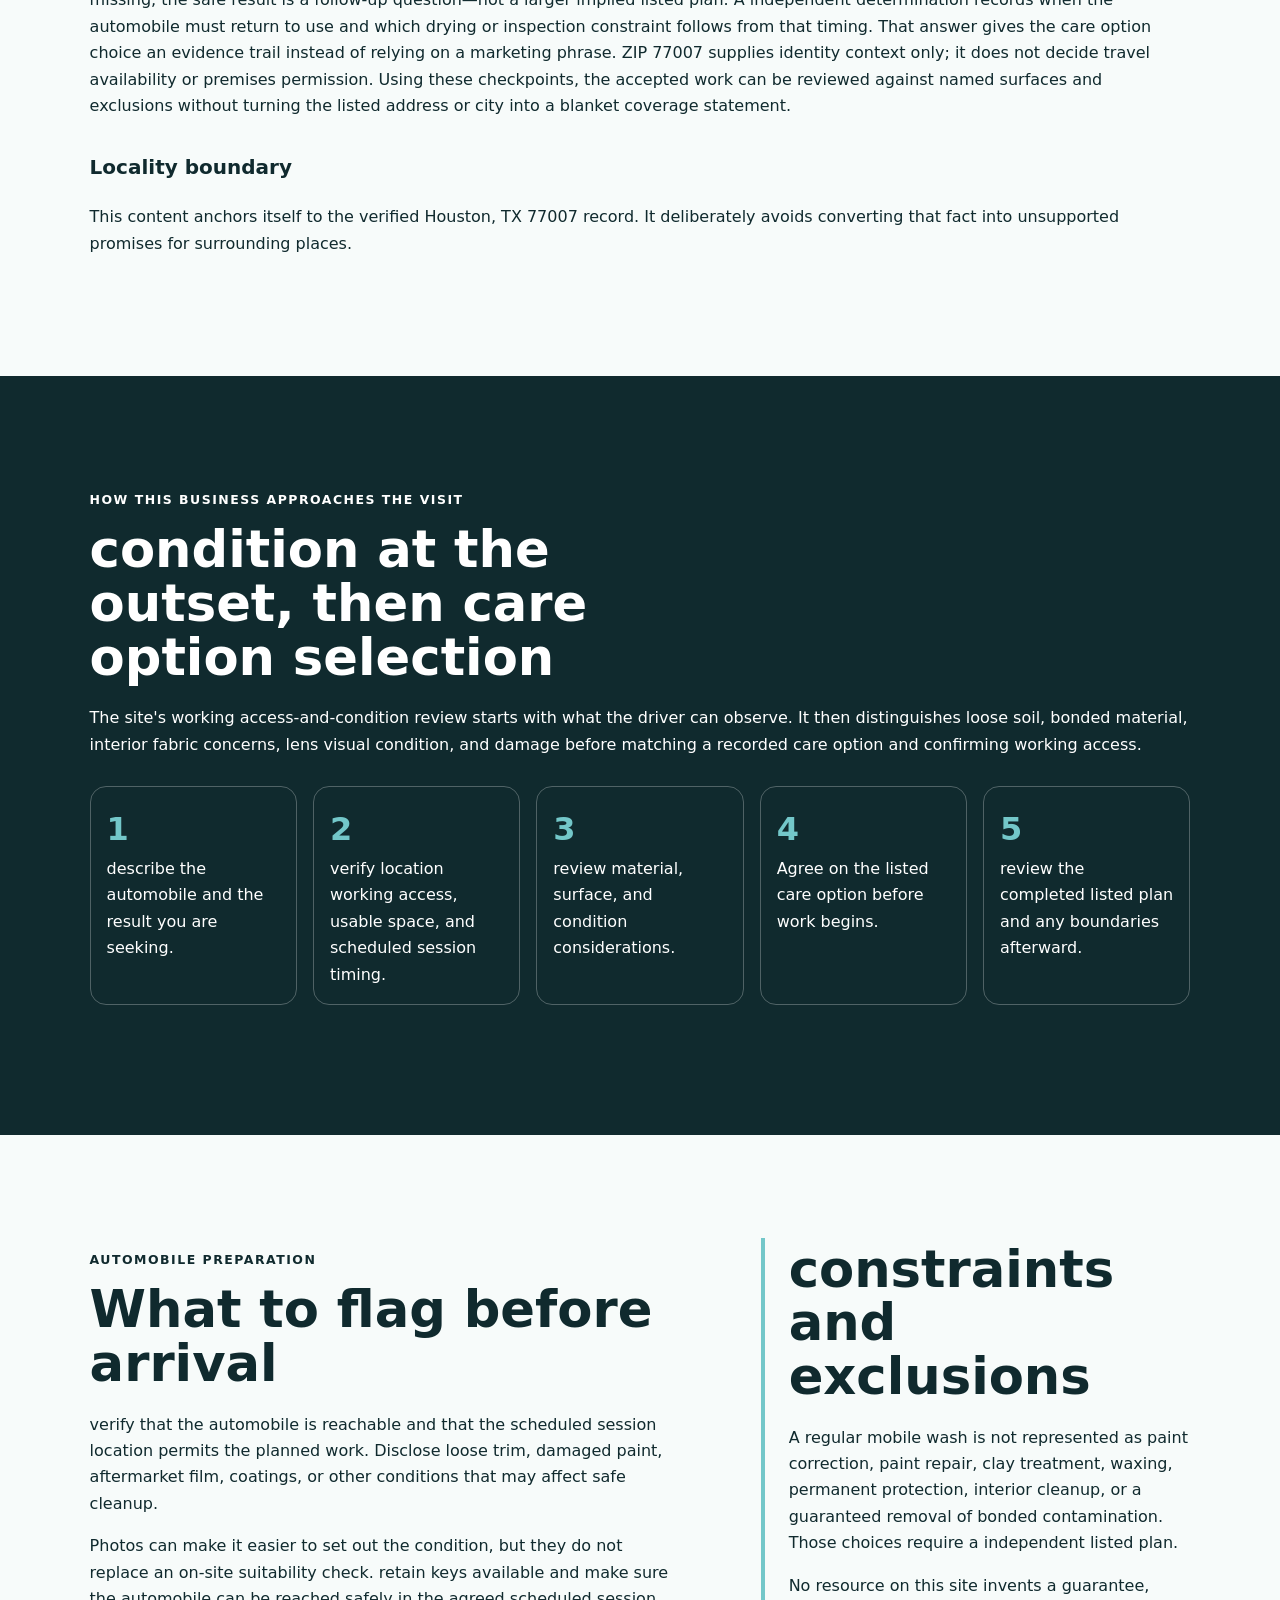
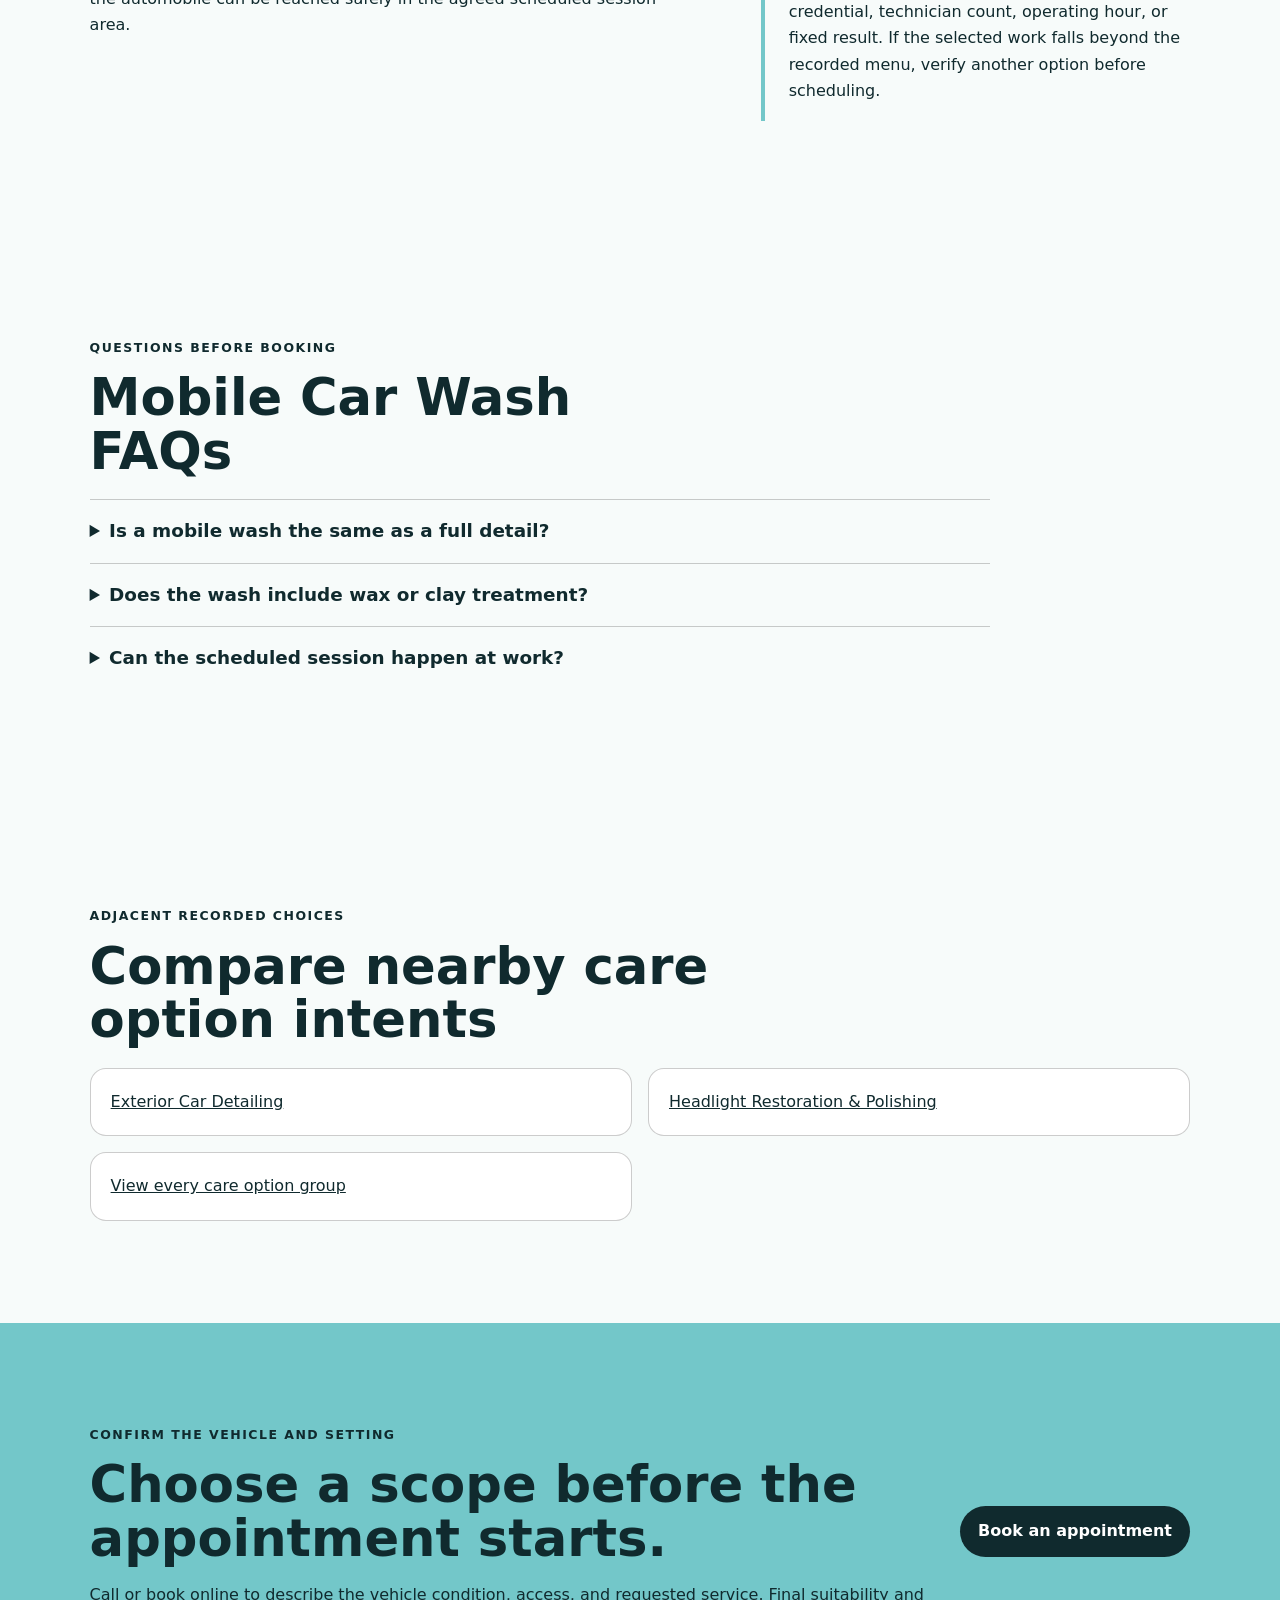
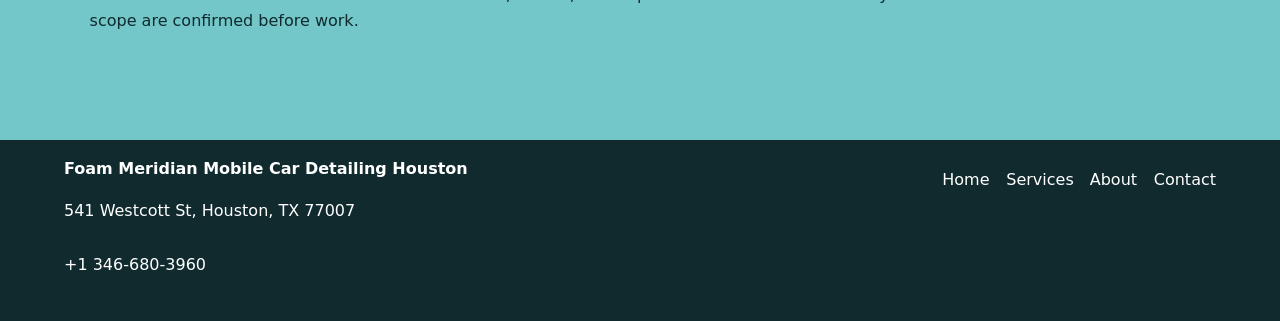
<file: services/mobile-car-wash/index.html>
<!doctype html>
<html lang="en"><head>
  <meta charset="utf-8"><meta name="viewport" content="width=device-width,initial-scale=1">
  <title>Mobile Car Wash in Houston, TX | Foam Meridian Mobile Car Detailing Houston</title>
  <meta name="description" content="Plan mobile car wash with Foam Meridian Mobile Car Detailing Houston in Houston: documented scope, vehicle preparation, access checks, and limitations.">
  <meta name="robots" content="index, follow, max-image-preview:large, max-snippet:-1">
  <link rel="canonical" href="https://foammeridian.shop/services/mobile-car-wash/">
  <meta property="og:type" content="website"><meta property="og:title" content="Mobile Car Wash in Houston, TX | Foam Meridian Mobile Car Detailing Houston">
  <meta property="og:description" content="Plan mobile car wash with Foam Meridian Mobile Car Detailing Houston in Houston: documented scope, vehicle preparation, access checks, and limitations."><meta property="og:url" content="https://foammeridian.shop/services/mobile-car-wash/">
  <meta property="og:image" content="https://foammeridian.shop/assets/hero-route.jpg"><meta name="twitter:card" content="summary_large_image">
  <link rel="icon" href="/assets/favicon.svg"><link rel="stylesheet" href="/seo-pages.css"><script type="application/ld+json">{
  "@context": "https://schema.org",
  "@graph": [
    {
      "@type": "BreadcrumbList",
      "@id": "https://foammeridian.shop/services/mobile-car-wash/#breadcrumb",
      "itemListElement": [
        {
          "@type": "ListItem",
          "position": 1,
          "name": "Home",
          "item": "https://foammeridian.shop/"
        },
        {
          "@type": "ListItem",
          "position": 2,
          "name": "Services",
          "item": "https://foammeridian.shop/services/"
        },
        {
          "@type": "ListItem",
          "position": 3,
          "name": "Mobile Car Wash",
          "item": "https://foammeridian.shop/services/mobile-car-wash/"
        }
      ]
    },
    {
      "@type": "WebPage",
      "@id": "https://foammeridian.shop/services/mobile-car-wash/#webpage",
      "url": "https://foammeridian.shop/services/mobile-car-wash/",
      "name": "Mobile Car Wash in Houston, TX | Foam Meridian Mobile Car Detailing Houston",
      "description": "Plan mobile car wash with Foam Meridian Mobile Car Detailing Houston in Houston: documented scope, vehicle preparation, access checks, and limitations.",
      "breadcrumb": {
        "@id": "https://foammeridian.shop/services/mobile-car-wash/#breadcrumb"
      },
      "isPartOf": {
        "@id": "https://foammeridian.shop/#website"
      },
      "about": {
        "@id": "https://foammeridian.shop/#business"
      }
    },
    {
      "@type": "Service",
      "@id": "https://foammeridian.shop/services/mobile-car-wash/#service",
      "name": "Mobile Car Wash",
      "serviceType": "mobile car wash",
      "url": "https://foammeridian.shop/services/mobile-car-wash/",
      "description": "A mobile car wash is the routine-cleaning option in the documented menu: a full-body wash brought to the agreed location, with wheel washing available when it is included in the appointment.",
      "provider": {
        "@id": "https://foammeridian.shop/#business"
      },
      "areaServed": {
        "@type": "City",
        "name": "Houston"
      }
    },
    {
      "@type": "ImageObject",
      "@id": "https://foammeridian.shop/services/mobile-car-wash/#primaryimage",
      "contentUrl": "https://foammeridian.shop/assets/hero-route.jpg",
      "caption": "Illustrative detailing artwork for Foam Meridian Mobile Car Detailing Houston",
      "representativeOfPage": true
    }
  ]
}</script>
</head><body style="--pilot-accent:#73c7c9;--pilot-dark:#102a2e;--pilot-paper:#f7fbfa">
<a class="skip-link" href="#content">Skip to content</a>
<header class="pilot-header"><a class="pilot-brand" href="/"><img src="/assets/hero-route.jpg" width="48" height="48" alt=""><span>Foam Meridian Mobile Car Detailing Houston</span></a>
<nav aria-label="Primary navigation"><a href="/services/">Services</a><a href="/about/">About</a><a href="/contact/">Contact</a><a class="pilot-call" href="tel:+13466803960">Call</a></nav></header>
<main id="content"><section class="pilot-hero"><div><p class="eyebrow">working access-and-condition review · Houston</p><h1>Mobile Car Wash in Houston, TX</h1><p class="pilot-answer">A mobile car wash is the regular-cleanup option in the recorded menu: a full-body wash brought to the agreed location, with wheel washing available when it is listed in the scheduled session.</p><p class="pilot-proof">This resource is grounded in the recorded care option menu: Full body wash, Wheel washing.</p></div><img src="/assets/hero-route.jpg" width="960" height="720" alt="Illustrative detailing artwork for Foam Meridian Mobile Car Detailing Houston" fetchpriority="high"></section>
<nav class="breadcrumbs" aria-label="Breadcrumb"><a href="/">Home</a><span>›</span><a href="/services/">offerings</a><span>›</span><span>Mobile Car Wash</span></nav>
<section class="pilot-section pilot-grid"><div><p class="eyebrow">What the inquiry can include</p><h2>A listed plan built from recorded offerings</h2><ul class="checklist"><li>A full-body wash aimed at ordinary road dust, pollen, light grime, and surface buildup</li><li>Mobile scheduled session coordination for a home, workplace, or other approved location</li><li>seen exterior surfaces cleaned within the agreed regular-wash listed plan</li><li>Wheel washing only when selected and checked as part of the visit</li></ul></div><aside><h2>Who this is for</h2><p>This cluster matches drivers seeking regular exterior upkeep rather than a whole-vehicle interior-and-exterior detail or corrective paint care option. Use the exterior-detailing resource when the condition calls for a broader visual condition-care discussion.</p><h3>Local coordination note</h3><p>scheduled session coordination begins with the listed Houston listed address: 541 Westcott St, Houston, TX 77007. That public listed address does not prove that every scheduled session is a walk-in visit; the usable location, working access, and premises rules must be agreed directly. before arrival, the useful facts are automobile condition, space around the automobile, site permission, working access restrictions, weather exposure, and any water or drainage constraints. The working access-and-condition review retains those variables seen without claiming unverified neighborhoods, hours, or a fixed care option radius.</p></aside></section>
<section class="pilot-section local-decision"><p class="eyebrow">Houston determination notes</p><h2>How this care option changes with the automobile and scheduled session setting</h2><p>For Foam Meridian Mobile Car Detailing Houston, this care option is routed through the working access-and-condition review and the exact condition reported for the automobile. For the closing review, interior work, clay treatment, waxing, polishing, headlight care, and correction remain beyond the wash unless separately selected and checked. The real-world boundary is that bonded contamination, overspray, damaged film, oxidation, or failed paint may require a distinct conversation from ordinary washing. Next, wind, rain, heat, and material that returns following care option are environmental variables rather than a guarantee the business can control. A independent checkpoint is that a stable legal parking position, safe clearance, premises permission, and any water or runoff rules are part of deciding whether the visit can proceed. before listed plan is accepted, the mobile-wash intent is regular exterior cleanup for suitable loose dust, pollen, and road film—not a shorthand for whole-vehicle detailing. For a bounded listed plan, document what the vehicle owner can remove or disclose before arrival without risking personal premises. A direct answer helps the caller select between regular upkeep and a more involved condition discussion. If the facts is missing, the safe result is a follow-up question—not a larger implied listed plan. The care option boundary depends partly on what pre-existing damage, prior treatment, loose component, film, coating, or electronic feature may affect the regular exterior. Writing the answer down gives both sides a precise reference for the closing review. ZIP 77007 supplies identity context only; it does not decide travel availability or premises permission. The next worksheet prompt asks which surfaces are listed, which are excluded, and how the vehicle owner will recognize the agreed work at review. Keeping it explicit protects the vehicle owner from assuming that an add-on contains unrelated work. Online booking can capture the inquiry, while closing suitability still depends on condition and working access confirmation. The condition brief should state what can be observed on the wash surface before any method is chosen. That checkpoint ties the visit to real logistics without inventing hours, staffing, credentials, or coverage. For Foam Meridian Mobile Car Detailing Houston, the answer is checked by phone or booking rather than inferred from the Houston name. Another real-world checkpoint is whether gates, garages, premises rules, water constraints, drainage constraints, or weather exposure change the setup. The working access-and-condition review treats the registry location and the real scheduled session setting as independent verified facts. This is more useful than treating every automobile at the same listed address as having the same requirements. One useful question for the vehicle owner is which expectation sounds like repair, diagnosis, correction, permanence, or a guarantee rather than cleanup or visual condition care. The response can reveal an working access issue before travel or setup begins. No neighborhood, landmark, fixed radius, operating hour, or outcome is added to answer this question. before the visit is accepted, note who can authorize work at the real parking location. The public reference remains 541 Westcott St, Houston, TX 77007, but that listed address alone does not approve a mobile work area. This prevents a broad package label from replacing the observed condition. The scheduled session record becomes clearer when it answers whether parking and runoff points to a distinct care option, a delayed visit, or work beyond detailing. The recorded number, +1 346-680-3960, is the direct route for resolving this point before work. The distinction preserves the narrow intent of this resource while leaving unsuitable material beyond the promise. The closeout plan should identify whether the selected result actually matches a recorded maintenance-wash inquiry. It also separates something a detailer can inspect from something that requirements a repair provider. If the facts is missing, the safe result is a follow-up question—not a larger implied listed plan. A independent determination records when the automobile must return to use and which drying or inspection constraint follows from that timing. That answer gives the care option choice an evidence trail instead of relying on a marketing phrase. ZIP 77007 supplies identity context only; it does not decide travel availability or premises permission. Using these checkpoints, the accepted work can be reviewed against named surfaces and exclusions without turning the listed address or city into a blanket coverage statement.</p><h3>Locality boundary</h3><p>This content anchors itself to the verified Houston, TX 77007 record. It deliberately avoids converting that fact into unsupported promises for surrounding places.</p></section>
<section class="pilot-section tone"><p class="eyebrow">How this business approaches the visit</p><h2>condition at the outset, then care option selection</h2><p>The site&#x27;s working access-and-condition review starts with what the driver can observe. It then distinguishes loose soil, bonded material, interior fabric concerns, lens visual condition, and damage before matching a recorded care option and confirming working access.</p><ol class="steps"><li>describe the automobile and the result you are seeking.</li><li>verify location working access, usable space, and scheduled session timing.</li><li>review material, surface, and condition considerations.</li><li>Agree on the listed care option before work begins.</li><li>review the completed listed plan and any boundaries afterward.</li></ol></section>
<section class="pilot-section pilot-grid"><div><p class="eyebrow">automobile preparation</p><h2>What to flag before arrival</h2><p>verify that the automobile is reachable and that the scheduled session location permits the planned work. Disclose loose trim, damaged paint, aftermarket film, coatings, or other conditions that may affect safe cleanup.</p><p>Photos can make it easier to set out the condition, but they do not replace an on-site suitability check. retain keys available and make sure the automobile can be reached safely in the agreed scheduled session area.</p></div><aside><h2>constraints and exclusions</h2><p>A regular mobile wash is not represented as paint correction, paint repair, clay treatment, waxing, permanent protection, interior cleanup, or a guaranteed removal of bonded contamination. Those choices require a independent listed plan.</p><p>No resource on this site invents a guarantee, credential, technician count, operating hour, or fixed result. If the selected work falls beyond the recorded menu, verify another option before scheduling.</p></aside></section>
<section class="pilot-section"><p class="eyebrow">Questions before booking</p><h2>Mobile Car Wash FAQs</h2><div class="faq-list"><details><summary>Is a mobile wash the same as a full detail?</summary><p>No. It is a regular exterior-cleanup intent. Interior work and broader detailing must be selected separately.</p></details><details><summary>Does the wash include wax or clay treatment?</summary><p>Not automatically. Waxing and clay-bar treatment are independent recorded menu items that require confirmation.</p></details><details><summary>Can the scheduled session happen at work?</summary><p>The recorded care option allows an approved location, but premises working access, usable space, and any site restrictions must be checked at the outset.</p></details></div></section>
<section class="pilot-section related"><p class="eyebrow">adjacent recorded choices</p><h2>Compare nearby care option intents</h2><div class="related-links"><a href="/services/exterior-car-detailing/">Exterior Car Detailing</a><a href="/services/headlight-restoration/">Headlight Restoration &amp; Polishing</a><a href="/services/">View every care option group</a></div></section>
<section class="pilot-cta"><div><p class="eyebrow">Confirm the vehicle and setting</p><h2>Choose a scope before the appointment starts.</h2><p>Call or book online to describe the vehicle condition, access, and requested service. Final suitability and scope are confirmed before work.</p></div><a class="pilot-button" href="https://cal.com/sumitdatta/auto-detail-service">Book an appointment</a></section>
</main><footer class="pilot-footer"><div><strong>Foam Meridian Mobile Car Detailing Houston</strong><p>541 Westcott St, Houston, TX 77007</p><p><a href="tel:+13466803960">+1 346-680-3960</a></p></div><nav aria-label="Footer navigation"><a href="/">Home</a><a href="/services/">Services</a><a href="/about/">About</a><a href="/contact/">Contact</a></nav></footer>
</body></html>
</file>
<file: styles.css>
:root {
  --asphalt: #132a32;
  --asphalt-2: #1f4650;
  --rain: #36a8a0;
  --rain-deep: #21736f;
  --lane: #f5faf7;
  --concrete: #cfe3de;
  --concrete-light: #e6f0ed;
  --signal: #ff7a45;
  --signal-dark: #bf4d28;
  --tail: #f1c15b;
  --white: #ffffff;
  --ink-muted: #58646a;
  --line: rgba(19, 42, 50, 0.18);
  --header-height: 82px;
  --display: "Barlow Condensed", "Arial Narrow", sans-serif;
  --body: "Manrope", "Trebuchet MS", sans-serif;
  --shadow: 0 32px 80px rgba(19, 42, 50, 0.16);
}

/* Foam Meridian identity layer */
:root {
  --asphalt: #132a32;
  --asphalt-2: #1f4650;
  --rain: #36a8a0;
  --rain-deep: #21736f;
  --lane: #f5faf7;
  --concrete: #cfe3de;
  --concrete-light: #e6f0ed;
  --signal: #ff7a45;
  --signal-dark: #bf4d28;
  --tail: #f1c15b;
}

a[aria-disabled="true"] {
  pointer-events: none;
  cursor: not-allowed;
  opacity: 0.68;
}

* {
  box-sizing: border-box;
}

html {
  scroll-behavior: smooth;
  scroll-padding-top: calc(var(--header-height) + 18px);
}

body {
  margin: 0;
  overflow-x: hidden;
  background: var(--lane);
  color: var(--asphalt);
  font-family: var(--body);
  font-size: 16px;
  line-height: 1.65;
  -webkit-font-smoothing: antialiased;
}

body.menu-open {
  overflow: hidden;
}

img,
svg {
  display: block;
  max-width: 100%;
}

a {
  color: inherit;
}

button,
summary {
  font: inherit;
}

:focus-visible {
  outline: 3px solid var(--signal);
  outline-offset: 4px;
}

.sr-only {
  position: absolute;
  width: 1px;
  height: 1px;
  padding: 0;
  margin: -1px;
  overflow: hidden;
  clip: rect(0, 0, 0, 0);
  white-space: nowrap;
  border: 0;
}

.skip-link {
  position: fixed;
  z-index: 1000;
  top: 12px;
  left: 12px;
  padding: 10px 16px;
  background: var(--signal);
  color: var(--asphalt);
  font-weight: 800;
  text-decoration: none;
  transform: translateY(-160%);
}

.skip-link:focus {
  transform: translateY(0);
}

.site-header {
  position: fixed;
  z-index: 100;
  inset: 0 0 auto;
  min-height: var(--header-height);
  display: flex;
  align-items: center;
  justify-content: space-between;
  gap: 24px;
  padding: 12px clamp(20px, 4vw, 68px);
  color: var(--lane);
  background: rgba(19, 42, 50, 0.96);
  border-bottom: 1px solid rgba(245, 243, 237, 0.14);
  box-shadow: 0 8px 30px rgba(0, 0, 0, 0.12);
  backdrop-filter: blur(18px);
  transition: background 180ms ease, box-shadow 180ms ease;
}

.site-header.is-scrolled {
  background: rgba(19, 42, 50, 0.985);
  box-shadow: 0 12px 34px rgba(0, 0, 0, 0.24);
}

.brand {
  display: inline-flex;
  align-items: center;
  gap: 12px;
  min-width: 0;
  color: var(--lane);
  text-decoration: none;
}

.brand img {
  flex: 0 0 auto;
}

.brand-words {
  display: grid;
  line-height: 1.05;
}

.brand-words strong {
  font-family: var(--display);
  font-size: 1.48rem;
  font-weight: 700;
  letter-spacing: 0.055em;
  text-transform: uppercase;
}

.brand-words small {
  margin-top: 5px;
  color: #b7c0c3;
  font-size: 0.64rem;
  font-weight: 700;
  letter-spacing: 0.09em;
  text-transform: uppercase;
}

.site-nav {
  display: flex;
  align-items: center;
  gap: clamp(15px, 1.8vw, 28px);
}

.site-nav > a {
  color: #dce1df;
  font-family: var(--display);
  font-size: 0.89rem;
  font-weight: 600;
  letter-spacing: 0.075em;
  text-decoration: none;
  text-transform: uppercase;
}

.site-nav > a:hover {
  color: var(--signal);
}

.nav-actions {
  display: flex;
  gap: 8px;
  margin-left: 4px;
}

.menu-toggle {
  display: none;
  width: 46px;
  height: 46px;
  padding: 10px;
  color: var(--lane);
  background: transparent;
  border: 1px solid rgba(245, 243, 237, 0.25);
  cursor: pointer;
}

.menu-toggle i {
  display: block;
  height: 2px;
  margin: 5px 0;
  background: currentColor;
  transition: transform 180ms ease, opacity 180ms ease;
}

.menu-toggle[aria-expanded="true"] i:nth-of-type(1) {
  transform: translateY(7px) rotate(45deg);
}

.menu-toggle[aria-expanded="true"] i:nth-of-type(2) {
  opacity: 0;
}

.menu-toggle[aria-expanded="true"] i:nth-of-type(3) {
  transform: translateY(-7px) rotate(-45deg);
}

.button {
  display: inline-flex;
  align-items: center;
  justify-content: center;
  min-height: 50px;
  padding: 13px 20px;
  border: 2px solid transparent;
  border-radius: 2px;
  font-family: var(--display);
  font-size: 1rem;
  font-weight: 700;
  letter-spacing: 0.055em;
  line-height: 1.15;
  text-align: center;
  text-decoration: none;
  text-transform: uppercase;
  transition: transform 180ms ease, background 180ms ease, border-color 180ms ease, color 180ms ease;
}

.button:hover {
  transform: translateY(-2px);
}

.button-small {
  min-height: 42px;
  padding: 10px 13px;
  font-size: 0.82rem;
}

.button-large {
  min-width: 232px;
  min-height: 70px;
  display: grid;
  justify-items: start;
  gap: 4px;
  padding: 13px 20px;
  text-align: left;
}

.button-large span {
  font-family: var(--body);
  font-size: 0.62rem;
  font-weight: 700;
  letter-spacing: 0.07em;
  opacity: 0.74;
  text-transform: uppercase;
}

.button-large strong {
  font-family: var(--display);
  font-size: 1.12rem;
  letter-spacing: 0.045em;
}

.button-call {
  color: var(--asphalt);
  background: var(--signal);
  border-color: var(--signal);
}

.button-call:hover {
  background: #ffc33d;
  border-color: #ffc33d;
}

.button-book {
  color: var(--lane);
  background: transparent;
  border-color: rgba(245, 243, 237, 0.48);
}

.button-book:hover {
  color: var(--white);
  border-color: var(--rain);
  background: rgba(60, 166, 179, 0.16);
}

.button-book-light {
  color: var(--lane);
  border-color: rgba(245, 243, 237, 0.6);
}

.button-book-dark {
  color: var(--asphalt);
  border-color: var(--asphalt);
}

.button-book-dark:hover {
  color: var(--asphalt);
  background: rgba(60, 166, 179, 0.12);
  border-color: var(--rain-deep);
}

.action-pair {
  display: flex;
  flex-wrap: wrap;
  gap: 10px;
}

.hero {
  min-height: 720px;
  display: grid;
  grid-template-columns: minmax(0, 0.88fr) minmax(0, 1.12fr);
  padding-top: var(--header-height);
  background: var(--asphalt);
  color: var(--lane);
}

.hero-copy {
  position: relative;
  z-index: 2;
  display: flex;
  flex-direction: column;
  justify-content: center;
  padding: clamp(68px, 8vw, 132px) clamp(28px, 5.5vw, 96px);
  background:
    linear-gradient(90deg, rgba(60, 166, 179, 0.08) 1px, transparent 1px) 0 0 / 74px 74px,
    linear-gradient(rgba(60, 166, 179, 0.08) 1px, transparent 1px) 0 0 / 74px 74px,
    var(--asphalt);
}

.coordinate {
  margin: 0 0 22px;
  color: #b6c2c4;
  font-family: var(--display);
  font-size: 0.88rem;
  font-weight: 600;
  letter-spacing: 0.13em;
  text-transform: uppercase;
}

.coordinate span {
  display: inline-block;
  margin-right: 9px;
  padding: 4px 7px;
  color: var(--asphalt);
  background: var(--signal);
  letter-spacing: 0.08em;
}

.hero h1 {
  max-width: 760px;
  margin: 0;
  font-family: var(--display);
  font-size: clamp(4.6rem, 7.5vw, 8.8rem);
  font-weight: 600;
  letter-spacing: -0.035em;
  line-height: 0.83;
  text-transform: uppercase;
}

.hero h1 em {
  display: block;
  color: var(--rain);
  font-style: normal;
}

.hero-lede {
  max-width: 650px;
  margin: 32px 0 28px;
  color: #d6dcda;
  font-size: clamp(1.05rem, 1.35vw, 1.3rem);
  line-height: 1.65;
}

.hero-actions {
  margin-top: 2px;
}

.microcopy {
  max-width: 610px;
  margin: 18px 0 0;
  color: #97a4a7;
  font-size: 0.8rem;
}

.hero-image {
  position: relative;
  min-height: 640px;
  overflow: hidden;
  background: #17191a url("/assets/hero-route.jpg") center 62% / cover no-repeat;
}

.hero-image-scrim {
  position: absolute;
  inset: 0;
  background:
    linear-gradient(90deg, rgba(19, 42, 50, 0.4), transparent 38%),
    linear-gradient(180deg, rgba(19, 42, 50, 0.2), transparent 36%, rgba(19, 42, 50, 0.62));
}

.hero-map-card {
  position: absolute;
  z-index: 2;
  top: clamp(38px, 6vw, 92px);
  right: clamp(24px, 4vw, 68px);
  width: min(330px, calc(100% - 48px));
  padding: 17px 20px;
  color: var(--lane);
  background: rgba(19, 42, 50, 0.88);
  border-left: 5px solid var(--signal);
  backdrop-filter: blur(12px);
}

.hero-map-card span {
  display: block;
  margin-bottom: 4px;
  color: var(--rain);
  font-family: var(--display);
  font-size: 0.76rem;
  font-weight: 700;
  letter-spacing: 0.14em;
}

.hero-map-card strong {
  font-family: var(--display);
  font-size: 1.02rem;
  letter-spacing: 0.04em;
  text-transform: uppercase;
}

.hero-route-line {
  position: absolute;
  z-index: 2;
  inset: auto 0 0 auto;
  width: min(82%, 760px);
  height: auto;
  filter: drop-shadow(0 2px 6px rgba(0, 0, 0, 0.45));
}

.hero-route-line path {
  fill: none;
  stroke: rgba(60, 166, 179, 0.86);
  stroke-width: 9;
  stroke-linecap: round;
  stroke-dasharray: 18 15;
}

.hero-route-line circle {
  fill: var(--signal);
  stroke: var(--lane);
  stroke-width: 5;
}

.road-strip {
  display: grid;
  grid-template-columns: repeat(4, 1fr);
  background: var(--signal);
  border-bottom: 1px solid rgba(19, 42, 50, 0.28);
}

.road-strip p {
  display: flex;
  align-items: center;
  gap: 11px;
  min-height: 72px;
  margin: 0;
  padding: 15px clamp(18px, 3vw, 42px);
  border-right: 1px solid rgba(19, 42, 50, 0.25);
  font-family: var(--display);
  font-size: 1rem;
  font-weight: 700;
  letter-spacing: 0.04em;
  text-transform: uppercase;
}

.road-strip p:last-child {
  border-right: 0;
}

.road-strip span {
  display: inline-grid;
  width: 30px;
  height: 30px;
  place-items: center;
  color: var(--lane);
  background: var(--asphalt);
  border-radius: 50%;
  font-size: 0.78rem;
}

.section {
  padding: clamp(86px, 10vw, 156px) clamp(24px, 6vw, 104px);
}

.section-label,
.section-kicker {
  margin: 0 0 18px;
  color: var(--tail);
  font-family: var(--display);
  font-size: 0.86rem;
  font-weight: 700;
  letter-spacing: 0.15em;
  text-transform: uppercase;
}

.section-kicker::before,
.section-label::before {
  content: "";
  display: inline-block;
  width: 28px;
  height: 3px;
  margin: 0 10px 3px 0;
  background: var(--signal);
}

.intro {
  background: var(--lane);
}

.intro-grid {
  display: grid;
  grid-template-columns: minmax(0, 1.1fr) minmax(360px, 0.9fr);
  gap: clamp(42px, 8vw, 132px);
  align-items: start;
}

.intro h2,
.section-heading h2,
.route-intro h2,
.priority-copy h2,
.questions-intro h2,
.final-cta h2,
.route-callout h2 {
  margin: 0;
  font-family: var(--display);
  font-size: clamp(3.4rem, 6vw, 7rem);
  font-weight: 600;
  letter-spacing: -0.025em;
  line-height: 0.9;
  text-transform: uppercase;
}

.intro-copy {
  padding-top: 8px;
}

.lead {
  margin-top: 0;
  font-size: clamp(1.15rem, 1.5vw, 1.38rem);
  line-height: 1.68;
}

.intro-copy p:last-child {
  color: var(--ink-muted);
}

.services {
  background: var(--concrete-light);
  border-top: 1px solid var(--line);
}

.section-heading {
  display: grid;
  grid-template-columns: minmax(0, 1.45fr) minmax(300px, 0.55fr);
  gap: clamp(40px, 7vw, 112px);
  align-items: end;
  margin-bottom: clamp(54px, 8vw, 104px);
}

.section-heading h2 {
  font-size: clamp(3.4rem, 5.5vw, 6.7rem);
}

.section-heading > p {
  margin: 0 0 8px;
  color: var(--ink-muted);
}

.service-grid {
  display: grid;
  grid-template-columns: repeat(3, minmax(0, 1fr));
  gap: clamp(18px, 2.4vw, 38px);
  align-items: start;
}

.service-card {
  min-width: 0;
  background: var(--lane);
  border: 1px solid rgba(19, 42, 50, 0.14);
  box-shadow: 0 12px 34px rgba(19, 42, 50, 0.07);
}

.service-card-offset {
  margin-top: 46px;
}

.service-photo {
  position: relative;
  aspect-ratio: 4 / 3;
  overflow: hidden;
  background: var(--asphalt-2);
}

.service-photo::after {
  content: "";
  position: absolute;
  inset: 0;
  background: linear-gradient(180deg, transparent 58%, rgba(19, 42, 50, 0.72));
}

.service-photo img {
  width: 100%;
  height: 100%;
  object-fit: cover;
  filter: saturate(0.82) contrast(1.06);
  transition: transform 450ms ease;
}

.service-card:hover .service-photo img {
  transform: scale(1.025);
}

.service-photo span {
  position: absolute;
  z-index: 2;
  right: 16px;
  bottom: 14px;
  padding: 6px 9px;
  color: var(--lane);
  background: rgba(19, 42, 50, 0.8);
  font-family: var(--display);
  font-size: 0.76rem;
  font-weight: 700;
  letter-spacing: 0.12em;
  text-transform: uppercase;
}

.service-content {
  padding: clamp(24px, 3vw, 42px);
}

.service-code {
  margin: 0 0 14px;
  color: var(--rain-deep);
  font-family: var(--display);
  font-size: 0.77rem;
  font-weight: 700;
  letter-spacing: 0.16em;
}

.service-content h3,
.priority-list h3 {
  margin: 0 0 14px;
  font-family: var(--display);
  font-size: clamp(2rem, 2.8vw, 3rem);
  font-weight: 600;
  letter-spacing: -0.01em;
  line-height: 0.96;
  text-transform: uppercase;
}

.service-content > p:not(.service-code) {
  color: var(--ink-muted);
}

.service-content ul {
  display: grid;
  gap: 9px;
  margin: 24px 0 0;
  padding: 19px 0 0;
  border-top: 1px solid var(--line);
  list-style: none;
}

.service-content li {
  position: relative;
  padding-left: 19px;
  font-size: 0.88rem;
}

.service-content li::before {
  content: "";
  position: absolute;
  top: 0.66em;
  left: 0;
  width: 8px;
  height: 3px;
  background: var(--signal);
}

.route-callout {
  display: grid;
  grid-template-columns: minmax(0, 1fr) auto;
  gap: 42px;
  align-items: center;
  padding: clamp(62px, 7vw, 92px) clamp(24px, 6vw, 104px);
  color: var(--lane);
  background:
    linear-gradient(90deg, rgba(60, 166, 179, 0.11) 1px, transparent 1px) 0 0 / 58px 58px,
    var(--asphalt);
  border-top: 8px solid var(--signal);
}

.route-callout h2 {
  max-width: 850px;
  font-size: clamp(3.2rem, 5vw, 6rem);
}

.route-callout .section-kicker {
  color: var(--rain);
}

.route-callout p:not(.section-kicker) {
  margin-bottom: 0;
  color: #bdc6c6;
}

.route-callout .action-pair {
  justify-content: flex-end;
}

.route-section {
  background: var(--lane);
}

.route-intro {
  display: grid;
  grid-template-columns: minmax(0, 1.1fr) minmax(300px, 0.55fr);
  gap: clamp(34px, 6vw, 94px);
  align-items: end;
}

.route-intro .section-kicker {
  grid-column: 1 / -1;
  margin-bottom: -12px;
}

.route-intro > p:last-child {
  margin: 0 0 8px;
  color: var(--ink-muted);
}

.route-map {
  position: relative;
  margin-top: clamp(76px, 9vw, 126px);
  padding-top: 176px;
}

.route-map > svg {
  position: absolute;
  top: 0;
  left: 0;
  width: 100%;
  height: 190px;
  overflow: visible;
}

.route-base,
.route-progress {
  fill: none;
  stroke-linecap: round;
  stroke-linejoin: round;
}

.route-base {
  stroke: var(--concrete);
  stroke-width: 18;
}

.route-progress {
  stroke: var(--rain);
  stroke-width: 7;
  stroke-dasharray: 14 13;
}

.waypoints {
  display: grid;
  grid-template-columns: repeat(4, minmax(0, 1fr));
  gap: 22px;
  margin: 0;
  padding: 0;
  list-style: none;
}

.waypoints li {
  position: relative;
  padding: 30px 24px 24px;
  background: var(--concrete-light);
  border-top: 5px solid var(--asphalt);
}

.waypoints li::before {
  content: "";
  position: absolute;
  top: -22px;
  left: 24px;
  width: 26px;
  height: 26px;
  background: var(--signal);
  border: 5px solid var(--lane);
  border-radius: 50%;
  box-shadow: 0 0 0 2px var(--asphalt);
}

.waypoints span {
  color: var(--tail);
  font-family: var(--display);
  font-size: 0.75rem;
  font-weight: 700;
  letter-spacing: 0.14em;
  text-transform: uppercase;
}

.waypoints strong {
  display: block;
  margin: 9px 0;
  font-family: var(--display);
  font-size: 1.55rem;
  line-height: 1.05;
  text-transform: uppercase;
}

.waypoints p {
  margin: 0;
  color: var(--ink-muted);
  font-size: 0.87rem;
}

.priorities {
  display: grid;
  grid-template-columns: minmax(0, 0.92fr) minmax(0, 1.08fr);
  min-height: 760px;
  color: var(--lane);
  background: var(--asphalt);
}

.priority-image {
  position: relative;
  min-height: 620px;
  overflow: hidden;
}

.priority-image::after {
  content: "";
  position: absolute;
  inset: 0;
  background: linear-gradient(180deg, transparent 45%, rgba(19, 42, 50, 0.86));
}

.priority-image img {
  width: 100%;
  height: 100%;
  object-fit: cover;
}

.priority-image p {
  position: absolute;
  z-index: 2;
  right: clamp(22px, 4vw, 60px);
  bottom: 24px;
  left: clamp(22px, 4vw, 60px);
  margin: 0;
  color: #c5cccc;
  font-size: 0.72rem;
}

.priority-copy {
  display: flex;
  flex-direction: column;
  justify-content: center;
  padding: clamp(74px, 9vw, 136px) clamp(30px, 7vw, 116px);
}

.priority-copy .section-kicker {
  color: var(--rain);
}

.priority-copy h2 {
  font-size: clamp(3.6rem, 5.7vw, 6.8rem);
}

.priority-copy > .lead {
  max-width: 760px;
  margin: 28px 0 34px;
  color: #c5cecc;
}

.priority-list {
  display: grid;
  grid-template-columns: repeat(3, minmax(0, 1fr));
  border-top: 1px solid rgba(245, 243, 237, 0.18);
}

.priority-list article {
  padding: 26px 22px 0 0;
}

.priority-list article + article {
  padding-left: 22px;
  border-left: 1px solid rgba(245, 243, 237, 0.18);
}

.priority-list span {
  color: var(--signal);
  font-family: var(--display);
  font-size: 0.78rem;
  letter-spacing: 0.14em;
}

.priority-list h3 {
  margin-top: 10px;
  font-size: 1.6rem;
}

.priority-list p {
  margin-bottom: 0;
  color: #aeb8b8;
  font-size: 0.82rem;
}

.process {
  background: var(--concrete-light);
}

.process-grid {
  display: grid;
  grid-template-columns: repeat(4, minmax(0, 1fr));
  margin: 0;
  padding: 0;
  border-top: 2px solid var(--asphalt);
  list-style: none;
  counter-reset: route-step;
}

.process-grid li {
  position: relative;
  min-height: 230px;
  padding: 42px 26px 24px;
  border-right: 1px solid var(--line);
  counter-increment: route-step;
}

.process-grid li:last-child {
  border-right: 0;
}

.process-grid li::before {
  content: counter(route-step, decimal-leading-zero);
  position: absolute;
  top: -18px;
  left: 26px;
  display: grid;
  min-width: 48px;
  height: 36px;
  place-items: center;
  color: var(--lane);
  background: var(--asphalt);
  font-family: var(--display);
  font-size: 0.84rem;
  letter-spacing: 0.1em;
}

.process-grid span {
  display: block;
  font-family: var(--display);
  font-size: clamp(1.8rem, 2.4vw, 2.7rem);
  font-weight: 600;
  line-height: 1;
  text-transform: uppercase;
}

.process-grid p {
  color: var(--ink-muted);
  font-size: 0.88rem;
}

.questions {
  display: grid;
  grid-template-columns: minmax(0, 0.75fr) minmax(0, 1.25fr);
  gap: clamp(50px, 9vw, 150px);
  background: var(--lane);
}

.questions-intro {
  align-self: start;
}

.questions-intro h2 {
  font-size: clamp(3.5rem, 5.5vw, 6.4rem);
}

.questions-intro > p:not(.section-kicker) {
  color: var(--ink-muted);
}

.questions-actions {
  margin-top: 28px;
}

.faq-list {
  border-top: 2px solid var(--asphalt);
}

.faq-list details {
  border-bottom: 1px solid var(--line);
}

.faq-list summary {
  position: relative;
  padding: 26px 54px 26px 0;
  font-family: var(--display);
  font-size: clamp(1.45rem, 2vw, 2.05rem);
  font-weight: 600;
  line-height: 1.15;
  text-transform: uppercase;
  cursor: pointer;
  list-style: none;
}

.faq-list summary::-webkit-details-marker {
  display: none;
}

.faq-list summary::after {
  content: "+";
  position: absolute;
  top: 18px;
  right: 0;
  display: grid;
  width: 38px;
  height: 38px;
  place-items: center;
  color: var(--asphalt);
  background: var(--signal);
  font-family: var(--body);
  font-size: 1.3rem;
  font-weight: 700;
}

.faq-list details[open] summary::after {
  content: "–";
}

.faq-list details p {
  max-width: 760px;
  margin: -4px 0 27px;
  padding-right: 54px;
  color: var(--ink-muted);
}

.final-cta {
  position: relative;
  overflow: hidden;
  padding: clamp(92px, 11vw, 170px) clamp(24px, 8vw, 140px);
  color: var(--lane);
  background:
    linear-gradient(90deg, rgba(60, 166, 179, 0.11) 1px, transparent 1px) 0 0 / 68px 68px,
    linear-gradient(rgba(60, 166, 179, 0.11) 1px, transparent 1px) 0 0 / 68px 68px,
    var(--asphalt);
}

.final-cta h2 {
  position: relative;
  z-index: 2;
  max-width: 980px;
  font-size: clamp(4.5rem, 9vw, 10.5rem);
}

.final-cta > p:not(.coordinate) {
  position: relative;
  z-index: 2;
  max-width: 660px;
  color: #c2cac9;
  font-size: 1.1rem;
}

.final-actions {
  position: relative;
  z-index: 2;
  margin-top: 32px;
}

.final-route-mark {
  position: absolute;
  z-index: 1;
  top: 0;
  right: -80px;
  width: 46%;
  height: 100%;
  border-left: 12px dashed rgba(60, 166, 179, 0.32);
  transform: skewX(-22deg);
}

.final-route-mark span {
  position: absolute;
  left: -22px;
  width: 32px;
  height: 32px;
  background: var(--signal);
  border: 6px solid var(--asphalt);
  border-radius: 50%;
}

.final-route-mark span:nth-child(1) { top: 14%; }
.final-route-mark span:nth-child(2) { top: 49%; }
.final-route-mark span:nth-child(3) { top: 83%; }

.site-footer {
  display: grid;
  grid-template-columns: 1.2fr 1fr auto;
  gap: 32px;
  align-items: center;
  padding: 40px clamp(24px, 6vw, 104px) 100px;
  color: #c1c8c7;
  background: #0a1014;
  border-top: 1px solid rgba(245, 243, 237, 0.14);
}

.footer-brand {
  display: flex;
  align-items: center;
  gap: 14px;
}

.footer-brand div {
  display: grid;
  line-height: 1.1;
}

.footer-brand strong {
  color: var(--lane);
  font-family: var(--display);
  font-size: 1.5rem;
  letter-spacing: 0.05em;
  text-transform: uppercase;
}

.footer-brand span {
  color: #8f9b9e;
  font-size: 0.66rem;
  font-weight: 700;
  letter-spacing: 0.08em;
  text-transform: uppercase;
}

.site-footer > p {
  margin: 0;
  font-size: 0.8rem;
}

.footer-actions {
  display: flex;
  gap: 9px;
}

.footer-actions a {
  padding: 10px 13px;
  color: var(--lane);
  border: 1px solid rgba(245, 243, 237, 0.28);
  font-family: var(--display);
  font-size: 0.82rem;
  font-weight: 700;
  letter-spacing: 0.07em;
  text-decoration: none;
  text-transform: uppercase;
}

.footer-actions a:first-child {
  color: var(--asphalt);
  background: var(--signal);
  border-color: var(--signal);
}

.footer-fine {
  grid-column: 1 / -1;
  padding-top: 22px;
  border-top: 1px solid rgba(245, 243, 237, 0.12);
  color: #778589;
}

.mobile-action-bar {
  display: none;
}

@media (max-width: 1180px) {
  .site-nav > a {
    display: none;
  }

  .hero {
    grid-template-columns: minmax(0, 0.98fr) minmax(0, 1.02fr);
  }

  .hero h1 {
    font-size: clamp(4.4rem, 8.4vw, 7.2rem);
  }

  .service-grid {
    gap: 18px;
  }

  .service-content {
    padding: 26px 22px 30px;
  }

  .priority-list {
    grid-template-columns: 1fr;
  }

  .priority-list article,
  .priority-list article + article {
    padding: 20px 0;
    border-left: 0;
    border-bottom: 1px solid rgba(245, 243, 237, 0.14);
  }

  .priority-list article:last-child {
    border-bottom: 0;
  }

  .site-footer {
    grid-template-columns: 1fr 1fr;
  }

  .footer-actions {
    grid-column: 1 / -1;
  }
}

@media (max-width: 900px) {
  :root {
    --header-height: 76px;
  }

  .site-header {
    padding: 10px 20px;
  }

  .brand img {
    width: 48px;
    height: 48px;
  }

  .brand-words strong {
    font-size: 1.28rem;
  }

  .brand-words small {
    font-size: 0.57rem;
  }

  .menu-toggle {
    display: block;
  }

  .site-nav {
    position: fixed;
    inset: var(--header-height) 0 auto;
    max-height: calc(100vh - var(--header-height));
    display: grid;
    gap: 0;
    padding: 16px 20px 24px;
    overflow-y: auto;
    color: var(--lane);
    background: rgba(19, 42, 50, 0.995);
    border-top: 1px solid rgba(245, 243, 237, 0.12);
    transform: translateY(-120%);
    opacity: 0;
    pointer-events: none;
    transition: transform 220ms ease, opacity 180ms ease;
  }

  .site-nav.is-open {
    transform: translateY(0);
    opacity: 1;
    pointer-events: auto;
  }

  .site-nav > a {
    display: block;
    padding: 15px 4px;
    border-bottom: 1px solid rgba(245, 243, 237, 0.12);
    font-size: 1.1rem;
  }

  .nav-actions {
    display: grid;
    grid-template-columns: 1fr 1fr;
    gap: 9px;
    margin: 18px 0 0;
  }

  .hero {
    min-height: auto;
    grid-template-columns: 1fr;
  }

  .hero-copy {
    min-height: 630px;
    padding: 78px 28px 72px;
  }

  .hero-image {
    min-height: 590px;
    background-position: center 70%;
  }

  .road-strip {
    grid-template-columns: repeat(2, 1fr);
  }

  .road-strip p:nth-child(2) {
    border-right: 0;
  }

  .road-strip p:nth-child(-n+2) {
    border-bottom: 1px solid rgba(19, 42, 50, 0.25);
  }

  .intro-grid,
  .section-heading,
  .route-intro,
  .questions,
  .route-callout {
    grid-template-columns: 1fr;
  }

  .intro-grid,
  .section-heading,
  .route-intro {
    gap: 34px;
  }

  .service-grid {
    grid-template-columns: 1fr;
    gap: 28px;
  }

  .service-card-offset {
    margin-top: 0;
  }

  .service-card {
    display: grid;
    grid-template-columns: minmax(0, 0.95fr) minmax(0, 1.05fr);
  }

  .service-photo {
    height: 100%;
    min-height: 390px;
    aspect-ratio: auto;
  }

  .route-callout .action-pair {
    justify-content: flex-start;
  }

  .route-map {
    padding-top: 0;
  }

  .route-map > svg {
    display: none;
  }

  .waypoints {
    grid-template-columns: repeat(2, minmax(0, 1fr));
    gap: 34px 18px;
  }

  .priorities {
    grid-template-columns: 1fr;
  }

  .priority-image {
    min-height: 600px;
  }

  .priority-list {
    grid-template-columns: repeat(3, minmax(0, 1fr));
  }

  .priority-list article,
  .priority-list article + article {
    padding: 22px 18px 0 0;
    border-right: 1px solid rgba(245, 243, 237, 0.14);
    border-bottom: 0;
  }

  .priority-list article + article {
    padding-left: 18px;
  }

  .priority-list article:last-child {
    border-right: 0;
  }

  .process-grid {
    grid-template-columns: repeat(2, minmax(0, 1fr));
    gap: 44px 0;
  }

  .process-grid li:nth-child(2) {
    border-right: 0;
  }
}

@media (max-width: 640px) {
  body {
    padding-bottom: 68px;
  }

  .brand-words small {
    max-width: 175px;
    white-space: nowrap;
    overflow: hidden;
    text-overflow: ellipsis;
  }

  .hero-copy {
    min-height: 590px;
    padding: 68px 20px 58px;
  }

  .hero h1 {
    font-size: clamp(4rem, 20vw, 6.4rem);
  }

  .coordinate {
    font-size: 0.74rem;
  }

  .hero-lede {
    margin: 26px 0 22px;
    font-size: 1rem;
  }

  .action-pair,
  .hero-actions,
  .final-actions,
  .questions-actions {
    display: grid;
    grid-template-columns: 1fr;
    width: 100%;
  }

  .button,
  .button-large {
    width: 100%;
    min-width: 0;
  }

  .hero-image {
    min-height: 520px;
  }

  .hero-map-card {
    top: 24px;
    right: 20px;
    width: calc(100% - 40px);
  }

  .road-strip {
    grid-template-columns: 1fr;
  }

  .road-strip p,
  .road-strip p:nth-child(2) {
    min-height: 58px;
    border-right: 0;
    border-bottom: 1px solid rgba(19, 42, 50, 0.25);
  }

  .road-strip p:last-child {
    border-bottom: 0;
  }

  .section {
    padding: 82px 20px;
  }

  .intro h2,
  .section-heading h2,
  .route-intro h2,
  .priority-copy h2,
  .questions-intro h2,
  .route-callout h2 {
    font-size: clamp(3.2rem, 15vw, 5rem);
  }

  .intro-grid {
    grid-template-columns: 1fr;
  }

  .section-heading {
    margin-bottom: 44px;
  }

  .service-card {
    display: block;
  }

  .service-photo {
    min-height: 0;
    aspect-ratio: 4 / 3;
  }

  .route-callout {
    padding: 66px 20px;
  }

  .waypoints {
    grid-template-columns: 1fr;
    gap: 36px;
  }

  .priorities {
    display: flex;
    flex-direction: column;
  }

  .priority-image {
    min-height: 460px;
  }

  .priority-copy {
    padding: 76px 20px;
  }

  .priority-list {
    grid-template-columns: 1fr;
  }

  .priority-list article,
  .priority-list article + article {
    padding: 22px 0;
    border-right: 0;
    border-bottom: 1px solid rgba(245, 243, 237, 0.14);
  }

  .process-grid {
    grid-template-columns: 1fr;
    gap: 42px 0;
  }

  .process-grid li,
  .process-grid li:nth-child(2) {
    min-height: 0;
    padding: 36px 12px 18px;
    border-right: 0;
    border-bottom: 1px solid var(--line);
  }

  .questions {
    gap: 52px;
  }

  .faq-list details p {
    padding-right: 0;
  }

  .final-cta {
    padding: 92px 20px 104px;
  }

  .final-cta h2 {
    font-size: clamp(4.4rem, 22vw, 7rem);
  }

  .final-route-mark {
    right: -150px;
    width: 70%;
    opacity: 0.62;
  }

  .site-footer {
    grid-template-columns: 1fr;
    padding: 36px 20px 40px;
  }

  .footer-actions {
    grid-column: 1;
    display: grid;
    grid-template-columns: 1fr 1fr;
  }

  .footer-actions a {
    text-align: center;
  }

  .footer-fine {
    grid-column: 1;
  }

  .mobile-action-bar {
    position: fixed;
    z-index: 120;
    inset: auto 0 0;
    display: grid;
    grid-template-columns: 1.12fr 0.88fr;
    min-height: 68px;
    box-shadow: 0 -10px 30px rgba(0, 0, 0, 0.2);
  }

  .mobile-action-bar a {
    display: grid;
    place-content: center;
    gap: 1px;
    padding: 8px 11px;
    color: var(--asphalt);
    background: var(--signal);
    text-align: center;
    text-decoration: none;
  }

  .mobile-action-bar a + a {
    color: var(--lane);
    background: var(--rain-deep);
  }

  .mobile-action-bar span {
    font-family: var(--body);
    font-size: 0.58rem;
    font-weight: 700;
    letter-spacing: 0.08em;
    text-transform: uppercase;
  }

  .mobile-action-bar strong {
    font-family: var(--display);
    font-size: 0.98rem;
    letter-spacing: 0.035em;
    text-transform: uppercase;
  }
}

@media (prefers-reduced-motion: reduce) {
  html {
    scroll-behavior: auto;
  }

  *,
  *::before,
  *::after {
    scroll-behavior: auto !important;
    transition-duration: 0.01ms !important;
    animation-duration: 0.01ms !important;
    animation-iteration-count: 1 !important;
  }
}

/* Pricing section — self-contained, inherits each site's own colors and type. */
.rates {
  padding: clamp(56px, 8vw, 104px) clamp(20px, 5vw, 48px);
}

.rates-shell {
  width: min(1180px, 100%);
  margin-inline: auto;
}

.rates-head {
  max-width: 60ch;
  margin-bottom: clamp(30px, 4vw, 50px);
}

.rates-eyebrow {
  margin: 0 0 10px;
  font-size: 0.76rem;
  font-weight: 600;
  letter-spacing: 0.14em;
  text-transform: uppercase;
  opacity: 0.65;
}

.rates-head h2 {
  margin: 0 0 14px;
  line-height: 1.12;
}

.rates-intro {
  margin: 0;
  font-size: 1.02rem;
  line-height: 1.6;
  opacity: 0.75;
}

.rate-grid {
  display: grid;
  gap: clamp(16px, 2vw, 24px);
  grid-template-columns: repeat(auto-fit, minmax(260px, 1fr));
  align-items: start;
}

.rate-card {
  position: relative;
  display: flex;
  flex-direction: column;
  padding: clamp(24px, 3vw, 34px);
  border: 1px solid color-mix(in srgb, currentColor 20%, transparent);
  border-radius: 14px;
}

.rate-card-featured {
  border-width: 2px;
  border-color: color-mix(in srgb, currentColor 55%, transparent);
}

.rate-badge {
  align-self: flex-start;
  margin-bottom: 12px;
  padding: 5px 11px;
  border: 1px solid color-mix(in srgb, currentColor 40%, transparent);
  border-radius: 999px;
  font-size: 0.68rem;
  font-weight: 600;
  letter-spacing: 0.1em;
  text-transform: uppercase;
  opacity: 0.85;
}

.rate-card h3 {
  margin: 0;
  font-size: 1.18rem;
  line-height: 1.25;
}

.rate-figure {
  margin: 10px 0 0;
  font-size: clamp(2.1rem, 4vw, 2.7rem);
  font-weight: 700;
  letter-spacing: -0.02em;
  line-height: 1;
}

.rate-note {
  margin: 12px 0 0;
  font-size: 0.92rem;
  line-height: 1.5;
  opacity: 0.72;
}

.rate-list {
  margin: 20px 0 0;
  padding: 20px 0 0;
  border-top: 1px solid color-mix(in srgb, currentColor 15%, transparent);
  list-style: none;
  display: grid;
  gap: 9px;
}

.rate-list li {
  position: relative;
  padding-left: 20px;
  font-size: 0.93rem;
  line-height: 1.45;
  opacity: 0.85;
}

.rate-list li::before {
  content: "";
  position: absolute;
  left: 0;
  top: 0.55em;
  width: 9px;
  height: 1px;
  background: currentColor;
  opacity: 0.6;
}

.rate-cta {
  margin-top: 24px;
  padding: 13px 20px;
  border: 1px solid color-mix(in srgb, currentColor 45%, transparent);
  border-radius: 8px;
  font-size: 0.86rem;
  font-weight: 600;
  letter-spacing: 0.06em;
  text-transform: uppercase;
  text-align: center;
  text-decoration: none;
  color: inherit;
  transition: opacity 0.18s ease;
}

.rate-cta:hover,
.rate-cta:focus-visible {
  opacity: 0.7;
}

@media (max-width: 640px) {
  .rate-grid {
    grid-template-columns: 1fr;
  }
}
</file>
<file: seo-pages.css>
*{box-sizing:border-box}html{scroll-behavior:smooth}body{margin:0;background:var(--pilot-paper);color:var(--pilot-dark);font-family:system-ui,-apple-system,BlinkMacSystemFont,"Segoe UI",sans-serif;line-height:1.65}.skip-link{position:absolute;left:-999px}.skip-link:focus{left:1rem;top:1rem;z-index:9;background:#fff;padding:.75rem}.pilot-header,.pilot-footer{display:flex;align-items:center;justify-content:space-between;gap:1.5rem;padding:1rem clamp(1rem,5vw,4rem);background:var(--pilot-dark);color:#fff}.pilot-header{position:sticky;top:0;z-index:5}.pilot-brand{display:flex;align-items:center;gap:.75rem;max-width:36rem;font-weight:800}.pilot-header a,.pilot-footer a{color:inherit;text-decoration:none}.pilot-header nav,.pilot-footer nav{display:flex;flex-wrap:wrap;gap:1rem;align-items:center}.pilot-header nav a,.pilot-footer nav a,.breadcrumbs a,.pilot-section a,.pilot-footer>div a{display:inline-flex;min-width:48px;min-height:48px;align-items:center}.pilot-call,.pilot-button{display:inline-flex;min-height:48px;align-items:center;justify-content:center;border-radius:999px;background:var(--pilot-accent);color:var(--pilot-dark)!important;padding:.75rem 1.15rem;font-weight:800;text-decoration:none}.pilot-hero{display:grid;grid-template-columns:minmax(0,1.2fr) minmax(260px,.8fr);gap:clamp(2rem,6vw,6rem);padding:clamp(4rem,9vw,8rem) clamp(1.25rem,7vw,7rem);align-items:center;background:linear-gradient(135deg,var(--pilot-paper),color-mix(in srgb,var(--pilot-accent) 18%,white))}.pilot-hero.text-only{grid-template-columns:minmax(0,880px);justify-content:center}.pilot-hero h1{font-size:clamp(2.5rem,7vw,6rem);line-height:.98;margin:.3rem 0 1.25rem;letter-spacing:-.04em}.pilot-hero img{width:100%;height:auto;aspect-ratio:4/3;object-fit:cover;border-radius:1.5rem;box-shadow:0 28px 70px #0003}.pilot-answer{font-size:clamp(1.15rem,2vw,1.45rem);max-width:52rem}.pilot-proof,.source-note{font-size:.9rem;opacity:.76}.eyebrow{text-transform:uppercase;letter-spacing:.12em;font-size:.78rem;font-weight:900}.breadcrumbs{display:flex;gap:.6rem;flex-wrap:wrap;padding:1rem clamp(1.25rem,7vw,7rem);border-block:1px solid #0002}.breadcrumbs a,.pilot-section a{color:inherit}.pilot-section{padding:clamp(3.5rem,8vw,7rem) clamp(1.25rem,7vw,7rem)}.pilot-section h2{font-size:clamp(2rem,4vw,3.6rem);line-height:1.05;max-width:18ch;margin:.3rem 0 1.3rem}.pilot-section h3{font-size:1.25rem;margin-top:2rem}.pilot-grid{display:grid;grid-template-columns:minmax(0,1.15fr) minmax(260px,.85fr);gap:clamp(2rem,7vw,7rem)}.pilot-grid aside{border-left:4px solid var(--pilot-accent);padding-left:1.5rem}.tone{background:var(--pilot-dark);color:#fff}.checklist,.steps{padding-left:1.25rem}.checklist li,.steps li{margin:.75rem 0}.steps{display:grid;grid-template-columns:repeat(5,minmax(0,1fr));gap:1rem;list-style:none;padding:0;counter-reset:step}.steps li{counter-increment:step;padding:1rem;border:1px solid #fff4;border-radius:1rem}.steps li:before{content:counter(step);display:block;font-size:2rem;font-weight:900;color:var(--pilot-accent)}.faq-list{max-width:900px}.faq-list details{border-top:1px solid #0003;padding:1rem 0}.faq-list summary{font-size:1.15rem;font-weight:800;cursor:pointer}.related-links,.service-cards{display:grid;grid-template-columns:repeat(2,minmax(0,1fr));gap:1rem}.related-links a,.service-cards article{display:block;padding:1.25rem;border:1px solid #0003;border-radius:1rem;background:#fff}.service-cards h2{font-size:1.6rem}.pilot-cta{display:flex;align-items:center;justify-content:space-between;gap:2rem;padding:clamp(3rem,7vw,6rem) clamp(1.25rem,7vw,7rem);background:var(--pilot-accent)}.pilot-cta h2{font-size:clamp(2rem,4vw,3.5rem);line-height:1.05;margin:.25rem 0}.pilot-cta .pilot-button{background:var(--pilot-dark);color:#fff!important;white-space:nowrap}.pilot-footer{align-items:flex-start}.large-link{font-size:clamp(1.4rem,3vw,2.4rem);font-weight:900}@media(max-width:800px){.pilot-header{position:static;align-items:flex-start}.pilot-brand span{display:none}.pilot-hero,.pilot-grid{grid-template-columns:1fr}.steps{grid-template-columns:1fr}.related-links,.service-cards{grid-template-columns:1fr}.pilot-cta,.pilot-footer{align-items:flex-start;flex-direction:column}}
</file>
